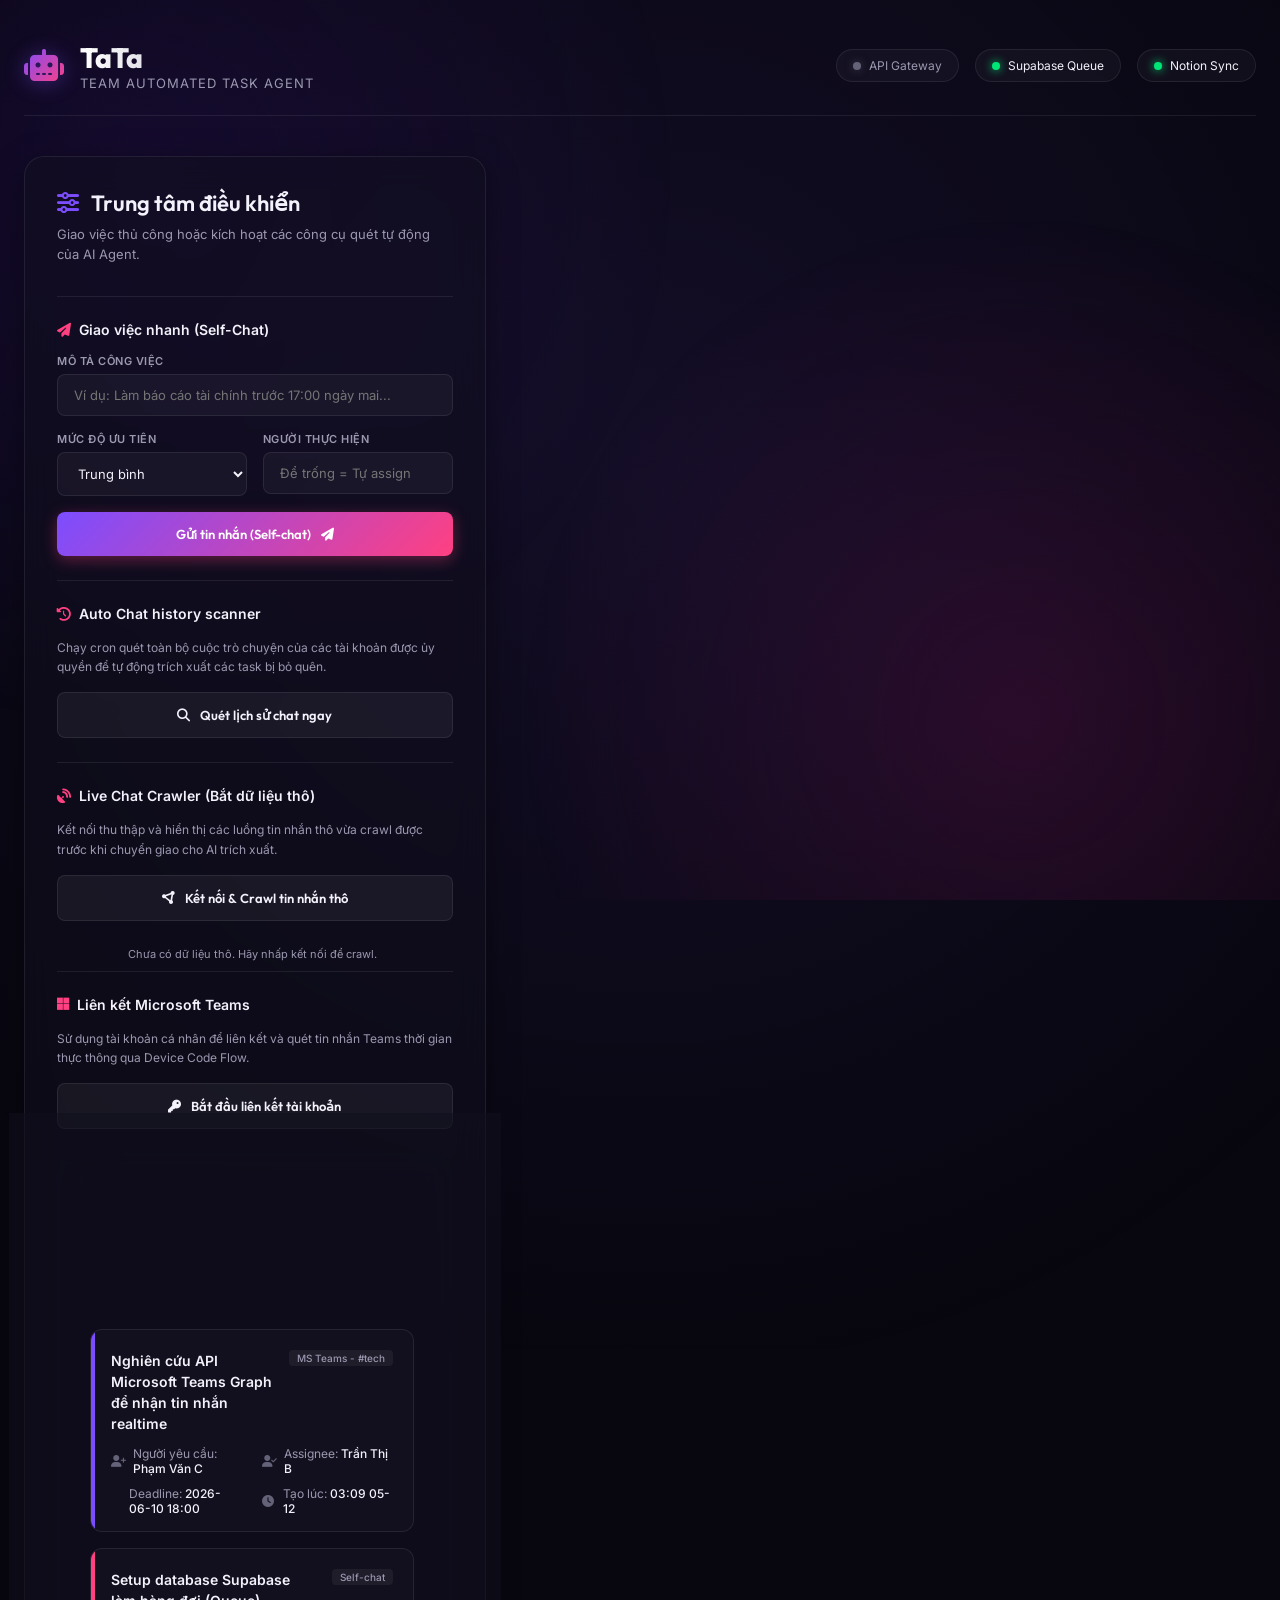
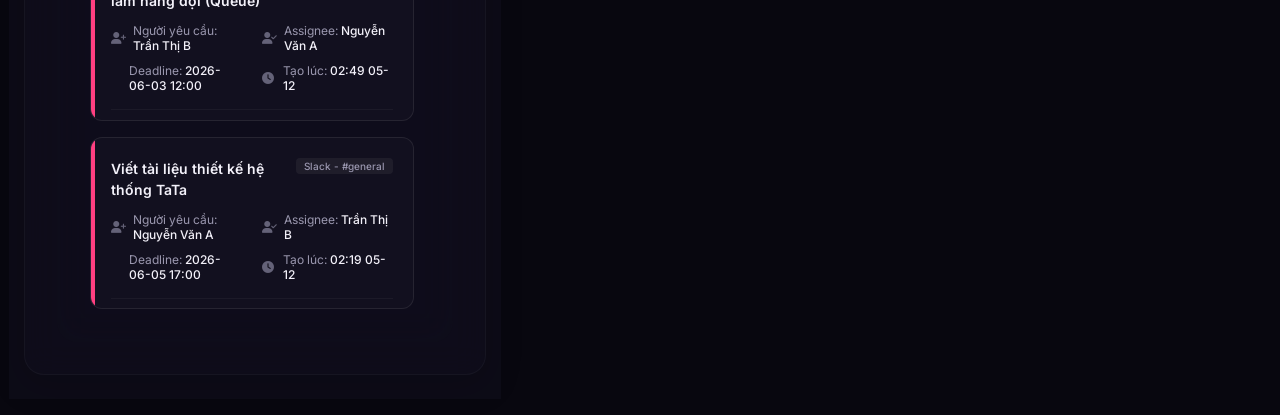
<file: llmwiki/html/index.html>
<!DOCTYPE html>
<html lang="vi">
<head>
    <meta charset="UTF-8">
    <meta name="viewport" content="width=device-width, initial-scale=1.0">
    <title>TaTa - Team Automated Task Agent Dashboard</title>
    <!-- Google Fonts -->
    <link rel="preconnect" href="https://fonts.googleapis.com">
    <link rel="preconnect" href="https://fonts.gstatic.com" crossorigin>
    <link href="https://fonts.googleapis.com/css2?family=Outfit:wght@300;400;600;800&family=Inter:wght@300;400;500;600&display=swap" rel="stylesheet">
    <!-- FontAwesome Icons -->
    <link rel="stylesheet" href="https://cdnjs.cloudflare.com/ajax/libs/font-awesome/6.4.0/css/all.min.css">
    <link rel="stylesheet" href="style.css">
</head>
<body>
    <div class="glass-bg"></div>
    <div class="aurora-glow"></div>

    <div class="container">
        <!-- Header -->
        <header>
            <div class="logo-area">
                <div class="logo-icon"><i class="fa-solid fa-robot"></i></div>
                <div>
                    <h1>TaTa</h1>
                    <p class="subtitle">Team Automated Task Agent</p>
                </div>
            </div>
            
            <div class="status-panel">
                <div class="status-indicator active" id="api-status">
                    <span class="dot"></span> API Gateway
                </div>
                <div class="status-indicator active" id="db-status">
                    <span class="dot"></span> Supabase Queue
                </div>
                <div class="status-indicator active" id="notion-status">
                    <span class="dot"></span> Notion Sync
                </div>
            </div>
        </header>

        <!-- Main Dashboard Grid -->
        <div class="dashboard-grid">
            <!-- Sidebar Panel: Control & Actions -->
            <div class="control-panel glass-card">
                <h2><i class="fa-solid fa-sliders"></i> Trung tâm điều khiển</h2>
                <p class="section-desc">Giao việc thủ công hoặc kích hoạt các công cụ quét tự động của AI Agent.</p>
                
                <!-- Quick Self Chat input -->
                <div class="control-section">
                    <h3><i class="fa-solid fa-paper-plane"></i> Giao việc nhanh (Self-Chat)</h3>
                    <form id="task-form">
                        <div class="input-group">
                            <label for="task-title">Mô tả công việc</label>
                            <input type="text" id="task-title" placeholder="Ví dụ: Làm báo cáo tài chính trước 17:00 ngày mai..." required>
                        </div>
                        
                        <div class="form-row">
                            <div class="input-group half">
                                <label for="task-priority">Mức độ ưu tiên</label>
                                <select id="task-priority">
                                    <option value="Low">Thấp</option>
                                    <option value="Medium" selected>Trung bình</option>
                                    <option value="High">Cao</option>
                                </select>
                            </div>
                            <div class="input-group half">
                                <label for="task-assignee">Người thực hiện</label>
                                <input type="text" id="task-assignee" placeholder="Để trống = Tự assign">
                            </div>
                        </div>

                        <button type="submit" class="btn btn-primary">
                            <span>Gửi tin nhắn (Self-chat)</span> <i class="fa-solid fa-paper-plane"></i>
                        </button>
                    </form>
                </div>

                <!-- Cron Scan trigger -->
                <div class="control-section">
                    <h3><i class="fa-solid fa-clock-rotate-left"></i> Auto Chat history scanner</h3>
                    <p class="info-text">Chạy cron quét toàn bộ cuộc trò chuyện của các tài khoản được ủy quyền để tự động trích xuất các task bị bỏ quên.</p>
                    <button id="btn-cron-scan" class="btn btn-secondary">
                        <i class="fa-solid fa-magnifying-glass"></i> <span>Quét lịch sử chat ngay</span>
                    </button>
                    <div id="scan-feedback" class="feedback-msg"></div>
                </div>

                <!-- Live Chat Crawler / Claim Panel -->
                <div class="control-section">
                    <h3><i class="fa-solid fa-satellite-dish"></i> Live Chat Crawler (Bắt dữ liệu thô)</h3>
                    <p class="info-text">Kết nối thu thập và hiển thị các luồng tin nhắn thô vừa crawl được trước khi chuyển giao cho AI trích xuất.</p>
                    <button id="btn-claim-raw" class="btn btn-secondary" style="margin-bottom: 16px;">
                        <i class="fa-solid fa-circle-nodes"></i> <span>Kết nối & Crawl tin nhắn thô</span>
                    </button>
                    
                    <div id="raw-message-list" class="raw-message-list" style="display: flex; flex-direction: column; gap: 8px; max-height: 250px; overflow-y: auto; padding-right: 4px;">
                        <div style="font-size: 11px; color: var(--text-secondary); text-align: center; padding: 10px;">Chưa có dữ liệu thô. Hãy nhấp kết nối để crawl.</div>
                    </div>
                <!-- MS Teams Interactive Auth Panel -->
                <div class="control-section">
                    <h3><i class="fa-brands fa-microsoft"></i> Liên kết Microsoft Teams</h3>
                    <p class="info-text">Sử dụng tài khoản cá nhân để liên kết và quét tin nhắn Teams thời gian thực thông qua Device Code Flow.</p>
                    <button id="btn-teams-auth" class="btn btn-secondary">
                        <i class="fa-solid fa-key"></i> <span>Bắt đầu liên kết tài khoản</span>
                    </button>
                    
                    <div id="teams-auth-card" class="glass-card" style="display: none; margin-top: 12px; padding: 16px; border: 1px dashed rgba(124, 77, 255, 0.4); background: rgba(124, 77, 255, 0.03);">
                        <p style="font-size: 11px; margin-bottom: 8px; color: var(--text-secondary);">1. Truy cập liên kết đăng nhập:</p>
                        <a id="teams-auth-link" href="#" target="_blank" class="badge" style="display: block; text-align: center; text-transform: none; margin-bottom: 12px; font-size: 12px; padding: 8px;">Đang lấy link...</a>
                        <p style="font-size: 11px; margin-bottom: 8px; color: var(--text-secondary);">2. Nhập mã thiết bị dưới đây:</p>
                        <div id="teams-auth-code" style="font-size: 20px; font-weight: 800; text-align: center; letter-spacing: 2px; color: var(--accent-cyan); background: rgba(0, 229, 255, 0.05); padding: 8px; border-radius: 6px; margin-bottom: 12px; font-family: monospace;">---</div>
                        <div id="teams-auth-status" style="font-size: 11px; text-align: center; color: var(--text-secondary);"><i class="fa-solid fa-spinner fa-spin"></i> Đang chờ xác thực...</div>
                    </div>
                </div>
            </div>

            <!-- Main Panel: Supabase Queue List -->
            <div class="queue-panel glass-card">
                <div class="panel-header">
                    <h2><i class="fa-solid fa-list-check"></i> Hàng đợi Supabase (Middle DB)</h2>
                    <span class="badge" id="task-count">3 tasks</span>
                </div>
                <p class="section-desc">Toàn bộ task trích xuất bởi AI được lưu trữ tại đây làm buffer trước khi đồng bộ lên Notion.</p>

                <div class="task-list" id="task-list-container">
                    <!-- Dynamic tasks will be inserted here -->
                    <div class="loading-state">
                        <i class="fa-solid fa-circle-notch fa-spin"></i> Đang tải danh sách hàng đợi...
                    </div>
                </div>
            </div>
        </div>
    </div>

    <!-- Notification system -->
    <div id="toast-container"></div>

    <script src="app.js"></script>
</body>
</html>
</file>
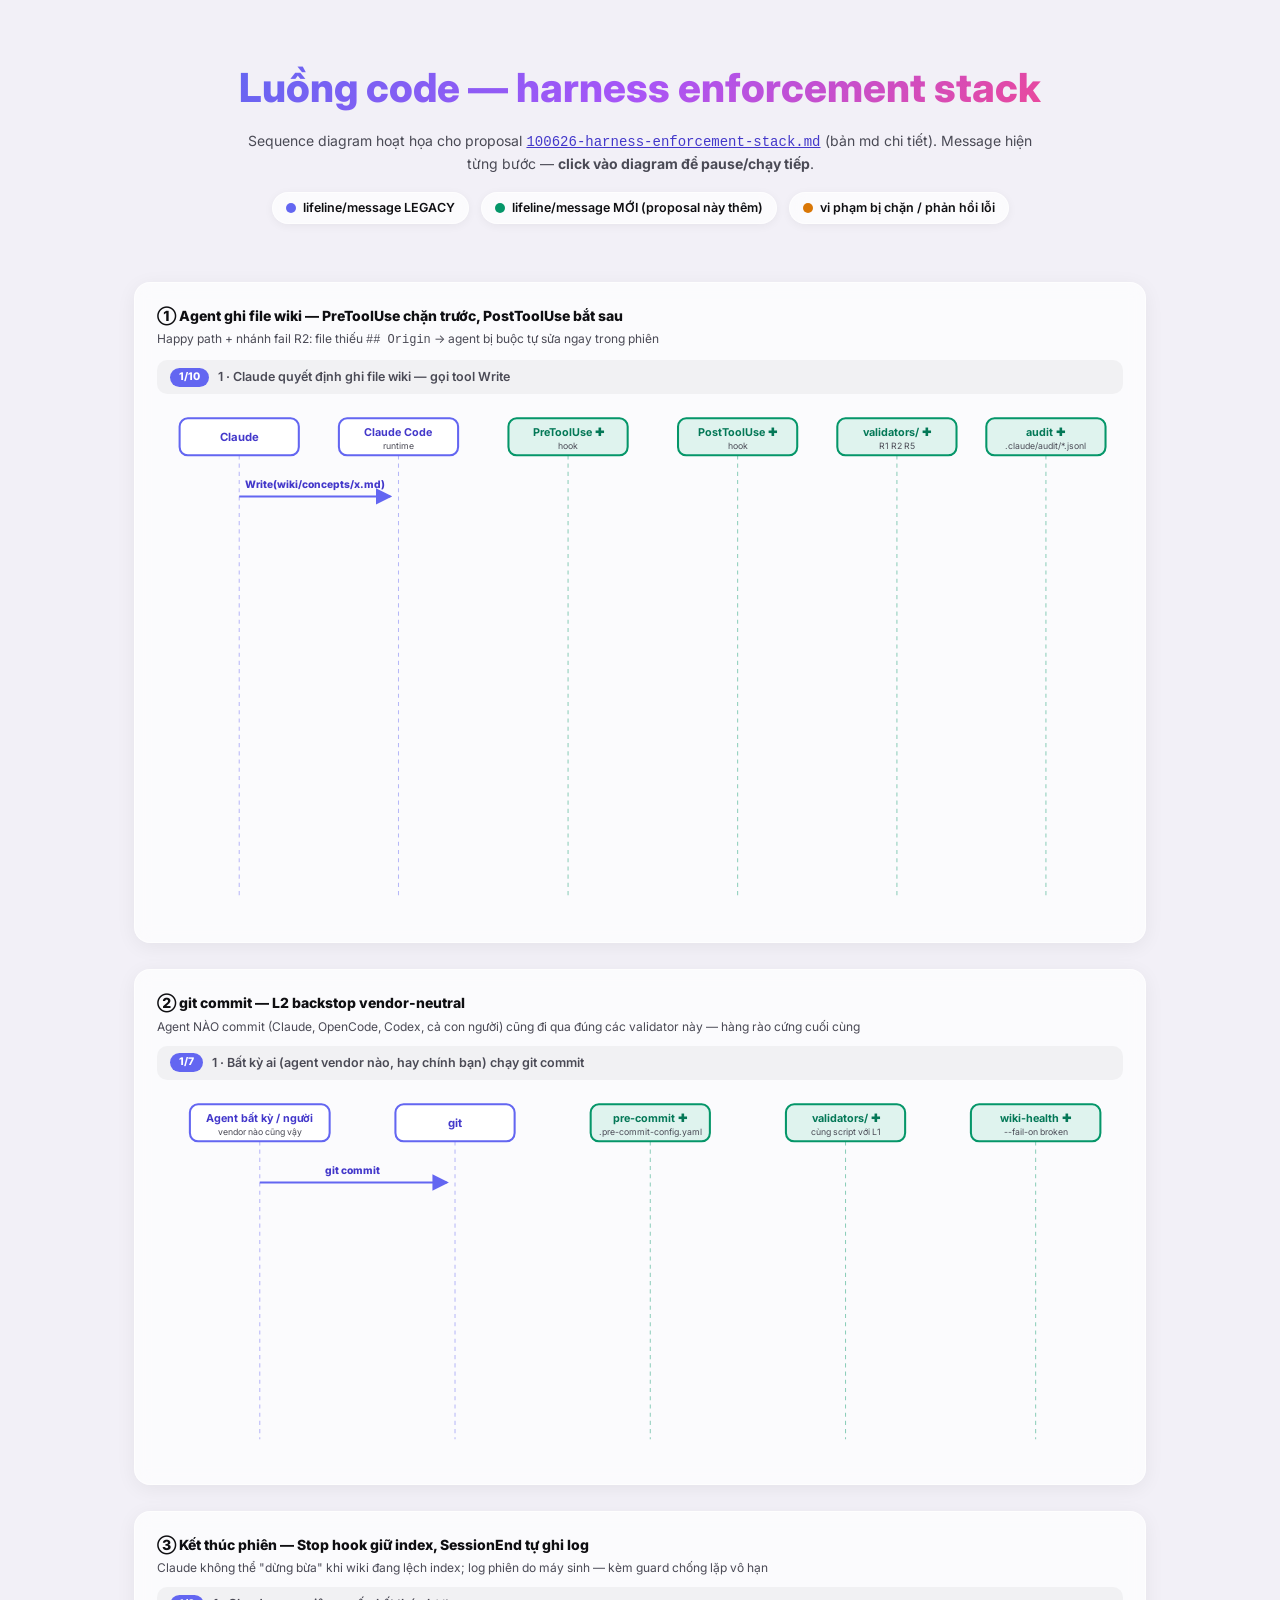
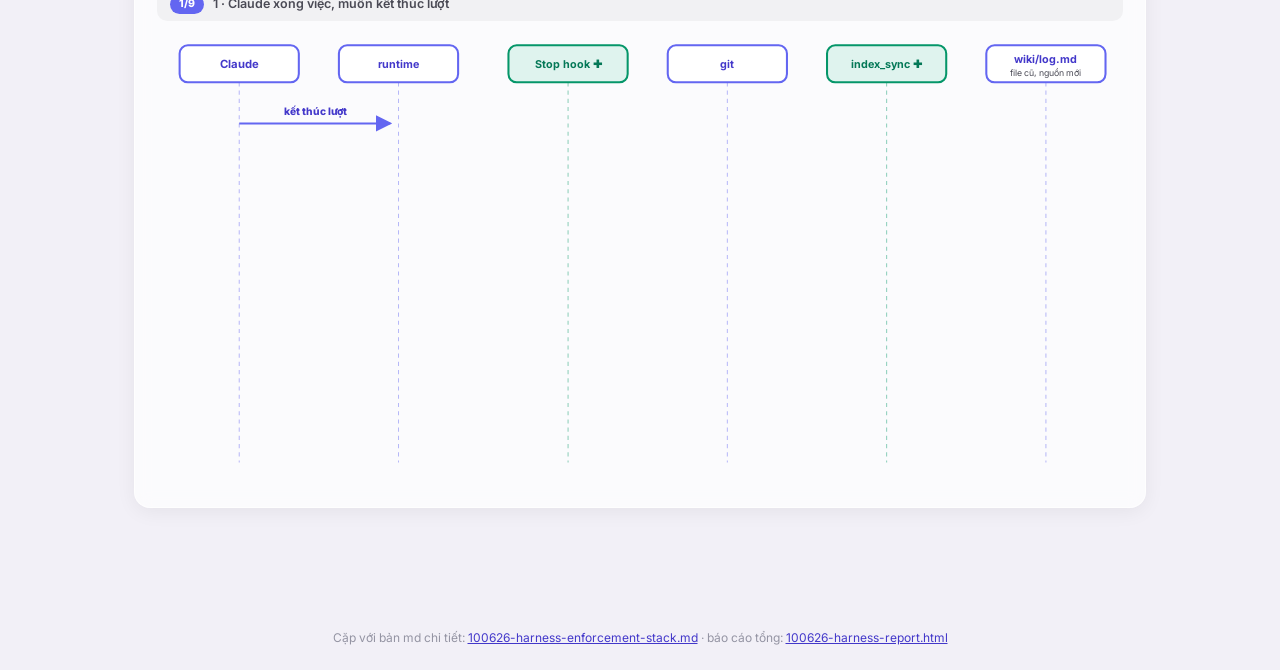
<file: llmwiki/html/100626-harness-enforcement-stack-seq.html>
<!DOCTYPE html>
<html lang="vi">
<head>
<meta charset="UTF-8">
<meta name="viewport" content="width=device-width, initial-scale=1.0">
<title>Sequence — harness-enforcement-stack (propose 100626)</title>
<link rel="preconnect" href="https://fonts.googleapis.com">
<link href="https://fonts.googleapis.com/css2?family=Inter:wght@400;500;600;700;800&display=swap" rel="stylesheet">
<style>
:root{--bg:#f2f0f7;--text-1:#0f0f12;--text-2:#4a4a55;
  --legacy:#6366f1;--legacy-dark:#4338ca;--new:#059669;--new-dark:#047857;--warn:#d97706}
*{margin:0;padding:0;box-sizing:border-box}
body{background:var(--bg);color:var(--text-1);font-family:'Inter',-apple-system,BlinkMacSystemFont,'SF Pro Text','Helvetica Neue',sans-serif;line-height:1.6}
.hero{padding:56px 24px 8px;text-align:center;max-width:860px;margin:0 auto}
.hero h1{font-size:clamp(26px,4vw,40px);font-weight:800;
  background:linear-gradient(135deg,#6366f1,#a855f7,#ec4899);-webkit-background-clip:text;background-clip:text;color:transparent}
.hero p{margin-top:10px;font-size:14px;color:var(--text-2)}
.hero a{color:var(--legacy-dark)}
.legend{display:flex;gap:12px;justify-content:center;margin-top:16px;flex-wrap:wrap}
.legend span{display:inline-flex;align-items:center;gap:7px;font-size:12.5px;font-weight:600;
  background:rgba(255,255,255,.7);backdrop-filter:blur(8px);border:1px solid rgba(255,255,255,.6);
  border-radius:20px;padding:5px 13px;box-shadow:0 2px 10px rgba(0,0,0,.05)}
.dot{width:10px;height:10px;border-radius:50%;display:inline-block}
.dot.l{background:var(--legacy)}.dot.n{background:var(--new)}.dot.w{background:var(--warn)}
main{max-width:1060px;margin:0 auto;padding:24px 24px 70px}
.diagram-box{background:rgba(255,255,255,.7);backdrop-filter:blur(8px);
  border:1px solid rgba(255,255,255,.6);border-radius:16px;box-shadow:0 4px 20px rgba(0,0,0,.06);
  padding:22px;margin:26px 0;cursor:pointer;transition:box-shadow .2s}
.diagram-box:hover{box-shadow:0 6px 28px rgba(0,0,0,.1)}
.diagram-title{font-size:14px;font-weight:800;margin-bottom:2px}
.diagram-sub{font-size:12px;color:var(--text-2);margin-bottom:10px}
.caption{min-height:34px;display:flex;align-items:center;gap:9px;font-size:12.5px;font-weight:600;
  background:rgba(0,0,0,.04);border-radius:10px;padding:6px 13px;margin-bottom:12px;color:var(--text-2)}
.caption .stepno{flex-shrink:0;font-size:10.5px;font-weight:800;background:var(--legacy);color:#fff;border-radius:14px;padding:1px 9px}
.caption.paused .stepno{background:#9494a3}
svg{width:100%;height:auto;display:block;user-select:none}
.msg{opacity:0;transition:opacity .35s ease}
.msg.on{opacity:1}
.msg.cur text.lbl{font-weight:800}
footer{text-align:center;font-size:12px;color:#9494a3;padding:24px}
footer a{color:var(--legacy-dark)}
</style>
</head>
<body>

<div class="hero">
  <h1>Luồng code — harness enforcement stack</h1>
  <p>Sequence diagram hoạt họa cho proposal <a href="../wiki/sources/100626-harness-enforcement-stack.md"><code>100626-harness-enforcement-stack.md</code></a> (bản md chi tiết). Message hiện từng bước — <b>click vào diagram để pause/chạy tiếp</b>.</p>
  <div class="legend">
    <span><i class="dot l"></i> lifeline/message LEGACY</span>
    <span><i class="dot n"></i> lifeline/message MỚI (proposal này thêm)</span>
    <span><i class="dot w"></i> vi phạm bị chặn / phản hồi lỗi</span>
  </div>
</div>

<main>

<!-- ============ SEQ A ============ -->
<div class="diagram-box">
  <div class="diagram-title">① Agent ghi file wiki — PreToolUse chặn trước, PostToolUse bắt sau</div>
  <div class="diagram-sub">Happy path + nhánh fail R2: file thiếu <code>## Origin</code> → agent bị buộc tự sửa ngay trong phiên</div>
  <div class="caption"><span class="stepno">▶</span><span class="captext">Bấm vào diagram để pause · tự chạy lặp</span></div>
  <svg viewBox="0 0 940 500" xmlns="http://www.w3.org/2000/svg">
    <defs>
      <marker id="mA-l" markerWidth="8" markerHeight="8" refX="7" refY="4" orient="auto"><path d="M0,0 L8,4 L0,8 z" fill="#6366f1"/></marker>
      <marker id="mA-n" markerWidth="8" markerHeight="8" refX="7" refY="4" orient="auto"><path d="M0,0 L8,4 L0,8 z" fill="#059669"/></marker>
      <marker id="mA-w" markerWidth="8" markerHeight="8" refX="7" refY="4" orient="auto"><path d="M0,0 L8,4 L0,8 z" fill="#d97706"/></marker>
    </defs>
    <!-- lifeline headers -->
    <g><rect x="22" y="12" width="116" height="36" rx="8" fill="rgba(255,255,255,.85)" stroke="#6366f1" stroke-width="2"/><text x="80" y="34" text-anchor="middle" font-size="11" font-weight="700" fill="#4338ca">Claude</text><line x1="80" y1="48" x2="80" y2="478" stroke="#6366f1" stroke-width="1" stroke-dasharray="4 4" opacity=".45"/></g>
    <g><rect x="177" y="12" width="116" height="36" rx="8" fill="rgba(255,255,255,.85)" stroke="#6366f1" stroke-width="2"/><text x="235" y="29" text-anchor="middle" font-size="10.5" font-weight="700" fill="#4338ca">Claude Code</text><text x="235" y="42" text-anchor="middle" font-size="8.5" fill="#4a4a55">runtime</text><line x1="235" y1="48" x2="235" y2="478" stroke="#6366f1" stroke-width="1" stroke-dasharray="4 4" opacity=".45"/></g>
    <g><rect x="342" y="12" width="116" height="36" rx="8" fill="rgba(16,185,129,.12)" stroke="#059669" stroke-width="2"/><text x="400" y="29" text-anchor="middle" font-size="10.5" font-weight="700" fill="#047857">PreToolUse ✚</text><text x="400" y="42" text-anchor="middle" font-size="8.5" fill="#4a4a55">hook</text><line x1="400" y1="48" x2="400" y2="478" stroke="#059669" stroke-width="1" stroke-dasharray="4 4" opacity=".45"/></g>
    <g><rect x="507" y="12" width="116" height="36" rx="8" fill="rgba(16,185,129,.12)" stroke="#059669" stroke-width="2"/><text x="565" y="29" text-anchor="middle" font-size="10.5" font-weight="700" fill="#047857">PostToolUse ✚</text><text x="565" y="42" text-anchor="middle" font-size="8.5" fill="#4a4a55">hook</text><line x1="565" y1="48" x2="565" y2="478" stroke="#059669" stroke-width="1" stroke-dasharray="4 4" opacity=".45"/></g>
    <g><rect x="662" y="12" width="116" height="36" rx="8" fill="rgba(16,185,129,.12)" stroke="#059669" stroke-width="2"/><text x="720" y="29" text-anchor="middle" font-size="10.5" font-weight="700" fill="#047857">validators/ ✚</text><text x="720" y="42" text-anchor="middle" font-size="8.5" fill="#4a4a55">R1 R2 R5</text><line x1="720" y1="48" x2="720" y2="478" stroke="#059669" stroke-width="1" stroke-dasharray="4 4" opacity=".45"/></g>
    <g><rect x="807" y="12" width="116" height="36" rx="8" fill="rgba(16,185,129,.12)" stroke="#059669" stroke-width="2"/><text x="865" y="29" text-anchor="middle" font-size="10.5" font-weight="700" fill="#047857">audit ✚</text><text x="865" y="42" text-anchor="middle" font-size="8.5" fill="#4a4a55">.claude/audit/*.jsonl</text><line x1="865" y1="48" x2="865" y2="478" stroke="#059669" stroke-width="1" stroke-dasharray="4 4" opacity=".45"/></g>
    <!-- messages -->
    <g class="msg" data-cap="1 · Claude quyết định ghi file wiki — gọi tool Write"><line x1="80" y1="88" x2="227" y2="88" stroke="#6366f1" stroke-width="2" marker-end="url(#mA-l)"/><text class="lbl" x="154" y="80" text-anchor="middle" font-size="10" font-weight="600" fill="#4338ca">Write(wiki/concepts/x.md)</text></g>
    <g class="msg" data-cap="2 · Runtime đẩy payload JSON vào PreToolUse hook qua stdin — TRƯỚC khi tool chạy"><line x1="235" y1="126" x2="392" y2="126" stroke="#059669" stroke-width="2" marker-end="url(#mA-n)"/><text class="lbl" x="316" y="118" text-anchor="middle" font-size="10" font-weight="600" fill="#047857">payload JSON (stdin)</text></g>
    <g class="msg" data-cap="3 · Hook normalize payload → gọi validator R1 (no-write-raw) + R5 (folder-structure) qua subprocess"><line x1="400" y1="164" x2="712" y2="164" stroke="#059669" stroke-width="2" marker-end="url(#mA-n)"/><text class="lbl" x="556" y="156" text-anchor="middle" font-size="10" font-weight="600" fill="#047857">R1 + R5 (event JSON chuẩn hóa)</text></g>
    <g class="msg" data-cap="4 · Validators trả exit 0 = pass. (Nếu vi phạm: exit 2 → tool bị DENY, stderr quay về Claude)"><line x1="720" y1="202" x2="408" y2="202" stroke="#059669" stroke-width="2" stroke-dasharray="5 4" marker-end="url(#mA-n)"/><text class="lbl" x="560" y="194" text-anchor="middle" font-size="10" font-weight="600" fill="#047857">exit 0 — pass (vi phạm thì exit 2 = DENY)</text></g>
    <g class="msg" data-cap="5 · Hook cho qua → runtime thực thi Write, file nằm trên disk"><line x1="400" y1="240" x2="243" y2="240" stroke="#059669" stroke-width="2" stroke-dasharray="5 4" marker-end="url(#mA-n)"/><text class="lbl" x="318" y="232" text-anchor="middle" font-size="10" font-weight="600" fill="#047857">allow → tool chạy, ghi disk</text></g>
    <g class="msg" data-cap="6 · Sau khi tool chạy xong, runtime gọi PostToolUse hook với cùng payload"><line x1="235" y1="278" x2="557" y2="278" stroke="#059669" stroke-width="2" marker-end="url(#mA-n)"/><text class="lbl" x="396" y="270" text-anchor="middle" font-size="10" font-weight="600" fill="#047857">PostToolUse: payload</text></g>
    <g class="msg" data-cap="7 · Hook gọi R2 origin_required — validator ĐỌC FILE TRÊN DISK (trạng thái cuối, không tin content trong payload)"><line x1="565" y1="316" x2="712" y2="316" stroke="#059669" stroke-width="2" marker-end="url(#mA-n)"/><text class="lbl" x="639" y="308" text-anchor="middle" font-size="10" font-weight="600" fill="#047857">R2 origin (đọc disk)</text></g>
    <g class="msg" data-cap="8 · File thiếu '## Origin' → exit 2, lý do ghi trên stderr"><line x1="720" y1="354" x2="573" y2="354" stroke="#d97706" stroke-width="2" stroke-dasharray="5 4" marker-end="url(#mA-w)"/><text class="lbl" x="647" y="346" text-anchor="middle" font-size="10" font-weight="600" fill="#b45309">exit 2 — thiếu ## Origin</text></g>
    <g class="msg" data-cap="9 · stderr được đưa lại cho Claude → Claude buộc phải sửa file ngay trong phiên, không thể lờ đi"><line x1="565" y1="392" x2="88" y2="392" stroke="#d97706" stroke-width="2" stroke-dasharray="5 4" marker-end="url(#mA-w)"/><text class="lbl" x="326" y="384" text-anchor="middle" font-size="10" font-weight="600" fill="#b45309">stderr: "thêm ## Origin" → Claude tự sửa</text></g>
    <g class="msg" data-cap="10 · Song song, hook append bản ghi vào audit JSONL — máy ghi log, model không thể quên"><line x1="565" y1="430" x2="857" y2="430" stroke="#059669" stroke-width="2" marker-end="url(#mA-n)"/><text class="lbl" x="711" y="422" text-anchor="middle" font-size="10" font-weight="600" fill="#047857">append JSONL (R4 tự động)</text></g>
  </svg>
</div>

<!-- ============ SEQ B ============ -->
<div class="diagram-box">
  <div class="diagram-title">② git commit — L2 backstop vendor-neutral</div>
  <div class="diagram-sub">Agent NÀO commit (Claude, OpenCode, Codex, cả con người) cũng đi qua đúng các validator này — hàng rào cứng cuối cùng</div>
  <div class="caption"><span class="stepno">▶</span><span class="captext">Bấm vào diagram để pause · tự chạy lặp</span></div>
  <svg viewBox="0 0 940 360" xmlns="http://www.w3.org/2000/svg">
    <defs>
      <marker id="mB-l" markerWidth="8" markerHeight="8" refX="7" refY="4" orient="auto"><path d="M0,0 L8,4 L0,8 z" fill="#6366f1"/></marker>
      <marker id="mB-n" markerWidth="8" markerHeight="8" refX="7" refY="4" orient="auto"><path d="M0,0 L8,4 L0,8 z" fill="#059669"/></marker>
      <marker id="mB-w" markerWidth="8" markerHeight="8" refX="7" refY="4" orient="auto"><path d="M0,0 L8,4 L0,8 z" fill="#d97706"/></marker>
    </defs>
    <g><rect x="32" y="12" width="136" height="36" rx="8" fill="rgba(255,255,255,.85)" stroke="#6366f1" stroke-width="2"/><text x="100" y="29" text-anchor="middle" font-size="10.5" font-weight="700" fill="#4338ca">Agent bất kỳ / người</text><text x="100" y="42" text-anchor="middle" font-size="8.5" fill="#4a4a55">vendor nào cũng vậy</text><line x1="100" y1="48" x2="100" y2="338" stroke="#6366f1" stroke-width="1" stroke-dasharray="4 4" opacity=".45"/></g>
    <g><rect x="232" y="12" width="116" height="36" rx="8" fill="rgba(255,255,255,.85)" stroke="#6366f1" stroke-width="2"/><text x="290" y="34" text-anchor="middle" font-size="11" font-weight="700" fill="#4338ca">git</text><line x1="290" y1="48" x2="290" y2="338" stroke="#6366f1" stroke-width="1" stroke-dasharray="4 4" opacity=".45"/></g>
    <g><rect x="422" y="12" width="116" height="36" rx="8" fill="rgba(16,185,129,.12)" stroke="#059669" stroke-width="2"/><text x="480" y="29" text-anchor="middle" font-size="10.5" font-weight="700" fill="#047857">pre-commit ✚</text><text x="480" y="42" text-anchor="middle" font-size="8.5" fill="#4a4a55">.pre-commit-config.yaml</text><line x1="480" y1="48" x2="480" y2="338" stroke="#059669" stroke-width="1" stroke-dasharray="4 4" opacity=".45"/></g>
    <g><rect x="612" y="12" width="116" height="36" rx="8" fill="rgba(16,185,129,.12)" stroke="#059669" stroke-width="2"/><text x="670" y="29" text-anchor="middle" font-size="10.5" font-weight="700" fill="#047857">validators/ ✚</text><text x="670" y="42" text-anchor="middle" font-size="8.5" fill="#4a4a55">cùng script với L1</text><line x1="670" y1="48" x2="670" y2="338" stroke="#059669" stroke-width="1" stroke-dasharray="4 4" opacity=".45"/></g>
    <g><rect x="792" y="12" width="126" height="36" rx="8" fill="rgba(16,185,129,.12)" stroke="#059669" stroke-width="2"/><text x="855" y="29" text-anchor="middle" font-size="10.5" font-weight="700" fill="#047857">wiki-health ✚</text><text x="855" y="42" text-anchor="middle" font-size="8.5" fill="#4a4a55">--fail-on broken</text><line x1="855" y1="48" x2="855" y2="338" stroke="#059669" stroke-width="1" stroke-dasharray="4 4" opacity=".45"/></g>
    <g class="msg" data-cap="1 · Bất kỳ ai (agent vendor nào, hay chính bạn) chạy git commit"><line x1="100" y1="88" x2="282" y2="88" stroke="#6366f1" stroke-width="2" marker-end="url(#mB-l)"/><text class="lbl" x="190" y="80" text-anchor="middle" font-size="10" font-weight="600" fill="#4338ca">git commit</text></g>
    <g class="msg" data-cap="2 · git kích hoạt pre-commit framework với danh sách file đang staged"><line x1="290" y1="126" x2="472" y2="126" stroke="#059669" stroke-width="2" marker-end="url(#mB-n)"/><text class="lbl" x="380" y="118" text-anchor="middle" font-size="10" font-weight="600" fill="#047857">hook chạy, staged files</text></g>
    <g class="msg" data-cap="3 · R2 origin + R5 folder chạy ở chế độ argv — nhận thẳng danh sách file, không cần JSON"><line x1="480" y1="164" x2="662" y2="164" stroke="#059669" stroke-width="2" marker-end="url(#mB-n)"/><text class="lbl" x="570" y="156" text-anchor="middle" font-size="10" font-weight="600" fill="#047857">R2 + R5 (argv: file list)</text></g>
    <g class="msg" data-cap="4 · R3 index_sync so toàn bộ tập file wiki với index.md (always_run)"><line x1="480" y1="202" x2="662" y2="202" stroke="#059669" stroke-width="2" marker-end="url(#mB-n)"/><text class="lbl" x="570" y="194" text-anchor="middle" font-size="10" font-weight="600" fill="#047857">R3 index_sync --wiki-dir</text></g>
    <g class="msg" data-cap="5 · wiki-health quét broken wikilink — có là fail commit"><line x1="480" y1="240" x2="847" y2="240" stroke="#059669" stroke-width="2" marker-end="url(#mB-n)"/><text class="lbl" x="663" y="232" text-anchor="middle" font-size="10" font-weight="600" fill="#047857">wiki-health --fail-on broken</text></g>
    <g class="msg" data-cap="6 · Bất kỳ validator nào exit 2 → pre-commit fail, in danh sách vi phạm"><line x1="670" y1="278" x2="488" y2="278" stroke="#d97706" stroke-width="2" stroke-dasharray="5 4" marker-end="url(#mB-w)"/><text class="lbl" x="578" y="270" text-anchor="middle" font-size="10" font-weight="600" fill="#b45309">exit 2 + danh sách vi phạm</text></g>
    <g class="msg" data-cap="7 · Commit bị HỦY — sửa xong mới commit được. Pass hết thì commit tạo bình thường"><line x1="480" y1="316" x2="298" y2="316" stroke="#d97706" stroke-width="2" stroke-dasharray="5 4" marker-end="url(#mB-w)"/><text class="lbl" x="388" y="308" text-anchor="middle" font-size="10" font-weight="600" fill="#b45309">FAIL → abort commit</text></g>
  </svg>
</div>

<!-- ============ SEQ C ============ -->
<div class="diagram-box">
  <div class="diagram-title">③ Kết thúc phiên — Stop hook giữ index, SessionEnd tự ghi log</div>
  <div class="diagram-sub">Claude không thể "dừng bừa" khi wiki đang lệch index; log phiên do máy sinh — kèm guard chống lặp vô hạn</div>
  <div class="caption"><span class="stepno">▶</span><span class="captext">Bấm vào diagram để pause · tự chạy lặp</span></div>
  <svg viewBox="0 0 940 440" xmlns="http://www.w3.org/2000/svg">
    <defs>
      <marker id="mC-l" markerWidth="8" markerHeight="8" refX="7" refY="4" orient="auto"><path d="M0,0 L8,4 L0,8 z" fill="#6366f1"/></marker>
      <marker id="mC-n" markerWidth="8" markerHeight="8" refX="7" refY="4" orient="auto"><path d="M0,0 L8,4 L0,8 z" fill="#059669"/></marker>
      <marker id="mC-w" markerWidth="8" markerHeight="8" refX="7" refY="4" orient="auto"><path d="M0,0 L8,4 L0,8 z" fill="#d97706"/></marker>
    </defs>
    <g><rect x="22" y="12" width="116" height="36" rx="8" fill="rgba(255,255,255,.85)" stroke="#6366f1" stroke-width="2"/><text x="80" y="34" text-anchor="middle" font-size="11" font-weight="700" fill="#4338ca">Claude</text><line x1="80" y1="48" x2="80" y2="418" stroke="#6366f1" stroke-width="1" stroke-dasharray="4 4" opacity=".45"/></g>
    <g><rect x="177" y="12" width="116" height="36" rx="8" fill="rgba(255,255,255,.85)" stroke="#6366f1" stroke-width="2"/><text x="235" y="34" text-anchor="middle" font-size="10.5" font-weight="700" fill="#4338ca">runtime</text><line x1="235" y1="48" x2="235" y2="418" stroke="#6366f1" stroke-width="1" stroke-dasharray="4 4" opacity=".45"/></g>
    <g><rect x="342" y="12" width="116" height="36" rx="8" fill="rgba(16,185,129,.12)" stroke="#059669" stroke-width="2"/><text x="400" y="34" text-anchor="middle" font-size="10.5" font-weight="700" fill="#047857">Stop hook ✚</text><line x1="400" y1="48" x2="400" y2="418" stroke="#059669" stroke-width="1" stroke-dasharray="4 4" opacity=".45"/></g>
    <g><rect x="497" y="12" width="116" height="36" rx="8" fill="rgba(255,255,255,.85)" stroke="#6366f1" stroke-width="2"/><text x="555" y="34" text-anchor="middle" font-size="10.5" font-weight="700" fill="#4338ca">git</text><line x1="555" y1="48" x2="555" y2="418" stroke="#6366f1" stroke-width="1" stroke-dasharray="4 4" opacity=".45"/></g>
    <g><rect x="652" y="12" width="116" height="36" rx="8" fill="rgba(16,185,129,.12)" stroke="#059669" stroke-width="2"/><text x="710" y="34" text-anchor="middle" font-size="10.5" font-weight="700" fill="#047857">index_sync ✚</text><line x1="710" y1="48" x2="710" y2="418" stroke="#059669" stroke-width="1" stroke-dasharray="4 4" opacity=".45"/></g>
    <g><rect x="807" y="12" width="116" height="36" rx="8" fill="rgba(255,255,255,.85)" stroke="#6366f1" stroke-width="2"/><text x="865" y="29" text-anchor="middle" font-size="10.5" font-weight="700" fill="#4338ca">wiki/log.md</text><text x="865" y="42" text-anchor="middle" font-size="8.5" fill="#4a4a55">file cũ, nguồn mới</text><line x1="865" y1="48" x2="865" y2="418" stroke="#6366f1" stroke-width="1" stroke-dasharray="4 4" opacity=".45"/></g>
    <g class="msg" data-cap="1 · Claude xong việc, muốn kết thúc lượt"><line x1="80" y1="88" x2="227" y2="88" stroke="#6366f1" stroke-width="2" marker-end="url(#mC-l)"/><text class="lbl" x="154" y="80" text-anchor="middle" font-size="10" font-weight="600" fill="#4338ca">kết thúc lượt</text></g>
    <g class="msg" data-cap="2 · Runtime gọi Stop hook trước khi cho dừng"><line x1="235" y1="126" x2="392" y2="126" stroke="#059669" stroke-width="2" marker-end="url(#mC-n)"/><text class="lbl" x="316" y="118" text-anchor="middle" font-size="10" font-weight="600" fill="#047857">Stop hook (payload)</text></g>
    <g class="msg" data-cap="3 · Hook hỏi git: phiên này có đụng wiki/ không? Không đụng → cho dừng luôn, không can thiệp"><line x1="400" y1="164" x2="547" y2="164" stroke="#059669" stroke-width="2" marker-end="url(#mC-n)"/><text class="lbl" x="474" y="156" text-anchor="middle" font-size="10" font-weight="600" fill="#047857">git status --porcelain</text></g>
    <g class="msg" data-cap="4 · Có file wiki/ thay đổi → cần kiểm index"><line x1="555" y1="202" x2="408" y2="202" stroke="#6366f1" stroke-width="2" stroke-dasharray="5 4" marker-end="url(#mC-l)"/><text class="lbl" x="482" y="194" text-anchor="middle" font-size="10" font-weight="600" fill="#4338ca">wiki/ có thay đổi</text></g>
    <g class="msg" data-cap="5 · Gọi R3 index_sync với wiki_dir"><line x1="400" y1="240" x2="702" y2="240" stroke="#059669" stroke-width="2" marker-end="url(#mC-n)"/><text class="lbl" x="551" y="232" text-anchor="middle" font-size="10" font-weight="600" fill="#047857">index_sync(wiki_dir)</text></g>
    <g class="msg" data-cap="6 · index.md lệch với tập file thực tế → exit 2, liệt kê thiếu/thừa"><line x1="710" y1="278" x2="408" y2="278" stroke="#d97706" stroke-width="2" stroke-dasharray="5 4" marker-end="url(#mC-w)"/><text class="lbl" x="559" y="270" text-anchor="middle" font-size="10" font-weight="600" fill="#b45309">exit 2 — index lệch (thiếu/thừa)</text></g>
    <g class="msg" data-cap="7 · BLOCK: Claude không được dừng — phải cập nhật index.md trước"><line x1="400" y1="316" x2="88" y2="316" stroke="#d97706" stroke-width="2" stroke-dasharray="5 4" marker-end="url(#mC-w)"/><text class="lbl" x="244" y="308" text-anchor="middle" font-size="10" font-weight="600" fill="#b45309">BLOCK: "cập nhật index.md rồi mới dừng"</text></g>
    <g class="msg" data-cap="8 · Claude sửa index → dừng lần 2. Payload có stop_hook_active=true → guard cho qua, không lặp vô hạn"><line x1="80" y1="354" x2="227" y2="354" stroke="#6366f1" stroke-width="2" marker-end="url(#mC-l)"/><text class="lbl" x="154" y="346" text-anchor="middle" font-size="10" font-weight="600" fill="#4338ca">sửa index → dừng lần 2 (guard OK)</text></g>
    <g class="msg" data-cap="9 · SessionEnd: máy đọc audit JSONL, append dòng tổng kết phiên vào log.md — R4 hoàn thành tự động"><line x1="235" y1="392" x2="857" y2="392" stroke="#059669" stroke-width="2" marker-end="url(#mC-n)"/><text class="lbl" x="546" y="384" text-anchor="middle" font-size="10" font-weight="600" fill="#047857">SessionEnd → append tổng kết phiên</text></g>
  </svg>
</div>

</main>
<footer>Cặp với bản md chi tiết: <a href="../wiki/sources/100626-harness-enforcement-stack.md">100626-harness-enforcement-stack.md</a> · báo cáo tổng: <a href="100626-harness-report.html">100626-harness-report.html</a></footer>

<script>
document.querySelectorAll('.diagram-box').forEach(box=>{
  const svg=box.querySelector('svg');if(!svg)return;
  const msgs=[...svg.querySelectorAll('g.msg')];
  const captext=box.querySelector('.captext');
  const stepno=box.querySelector('.stepno');
  const capbar=box.querySelector('.caption');
  let i=0,paused=false,timer=null;
  const STEP=1500,HOLD=3200;
  function tick(){
    if(paused)return;
    if(i<msgs.length){
      msgs.forEach(m=>m.classList.remove('cur'));
      msgs[i].classList.add('on','cur');
      captext.textContent=msgs[i].dataset.cap;
      stepno.textContent=(i+1)+'/'+msgs.length;
      i++;
      timer=setTimeout(tick,STEP);
    }else{
      timer=setTimeout(()=>{if(paused)return;
        msgs.forEach(m=>m.classList.remove('on','cur'));i=0;tick();},HOLD);
    }
  }
  box.addEventListener('click',()=>{
    paused=!paused;capbar.classList.toggle('paused',paused);
    if(paused){clearTimeout(timer);stepno.textContent='⏸ '+stepno.textContent.replace(/^⏸ /,'')}
    else{stepno.textContent=stepno.textContent.replace(/^⏸ /,'');tick()}
  });
  setTimeout(tick,400+Math.floor(Math.random()*1)*0);
});
</script>
</body>
</html>
</file>
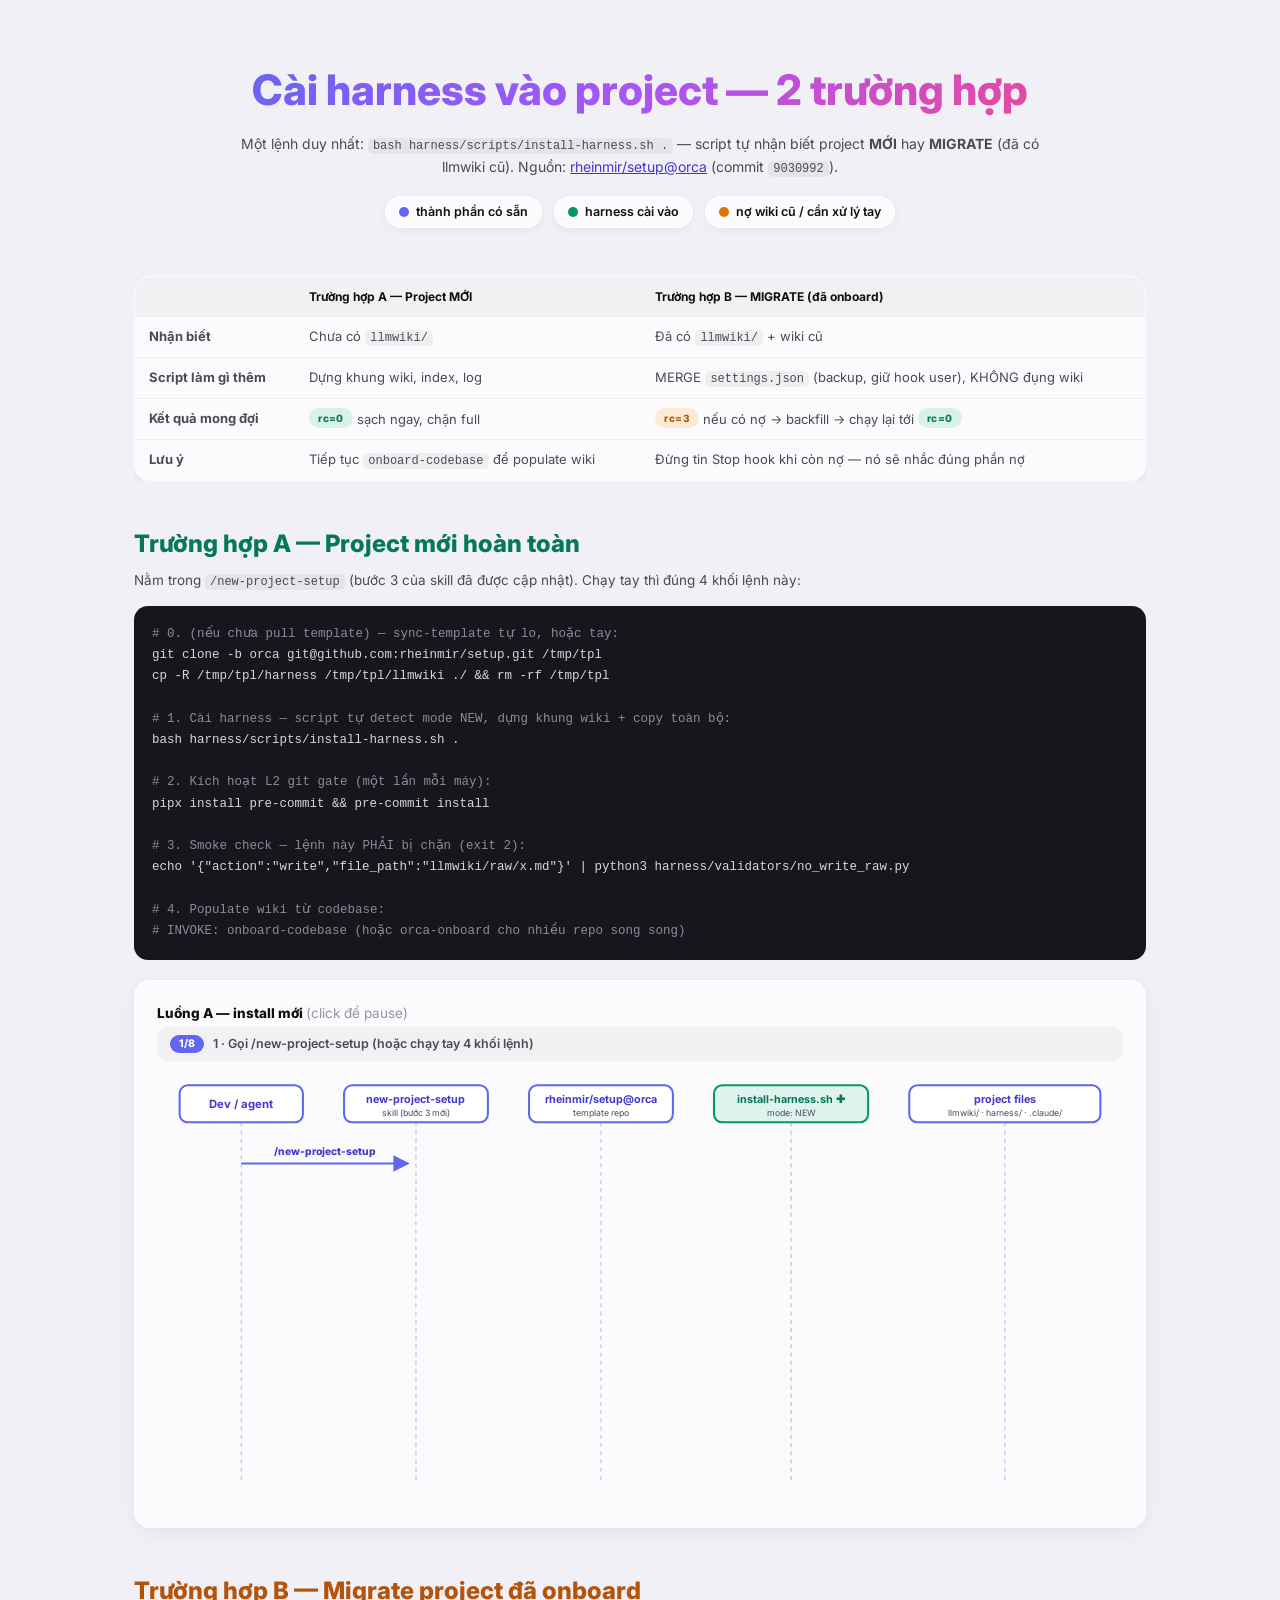
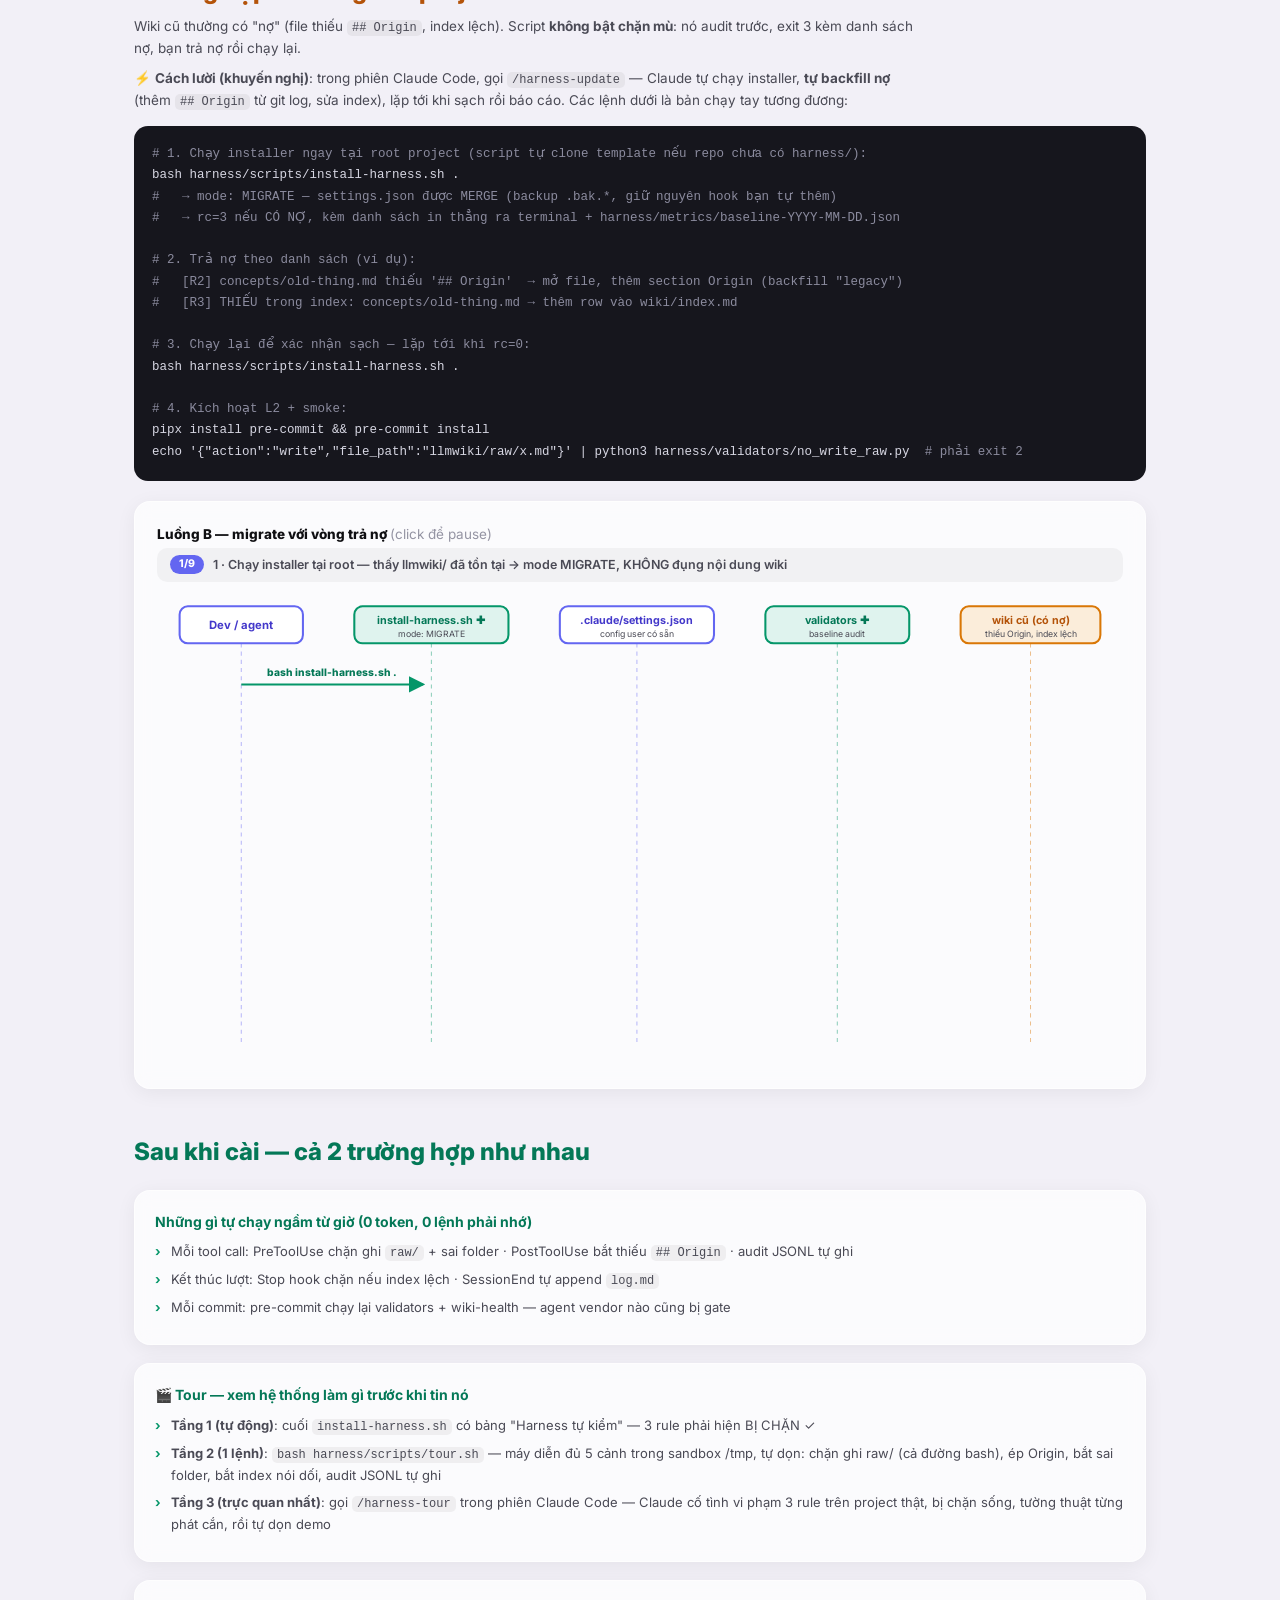
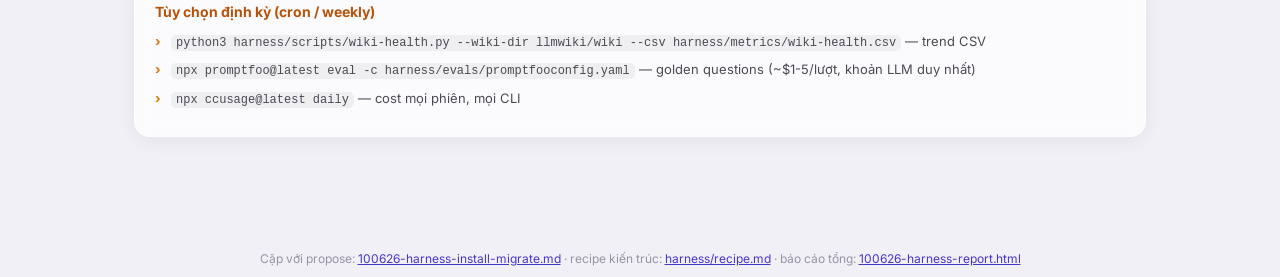
<file: llmwiki/html/100626-harness-install-guide.html>
<!DOCTYPE html>
<html lang="vi">
<head>
<meta charset="UTF-8">
<meta name="viewport" content="width=device-width, initial-scale=1.0">
<title>Cài harness — project mới & migrate (10/06/2026)</title>
<link rel="preconnect" href="https://fonts.googleapis.com">
<link href="https://fonts.googleapis.com/css2?family=Inter:wght@400;500;600;700;800&display=swap" rel="stylesheet">
<style>
:root{--bg:#f2f0f7;--text-1:#0f0f12;--text-2:#4a4a55;
  --legacy:#6366f1;--legacy-dark:#4338ca;--new:#059669;--new-dark:#047857;--warn:#d97706}
*{margin:0;padding:0;box-sizing:border-box}
body{background:var(--bg);color:var(--text-1);font-family:'Inter',-apple-system,BlinkMacSystemFont,'SF Pro Text','Helvetica Neue',sans-serif;line-height:1.6}
.hero{padding:56px 24px 10px;text-align:center;max-width:880px;margin:0 auto}
.hero h1{font-size:clamp(26px,4vw,42px);font-weight:800;
  background:linear-gradient(135deg,#6366f1,#a855f7,#ec4899);-webkit-background-clip:text;background-clip:text;color:transparent}
.hero p{margin-top:10px;font-size:14px;color:var(--text-2)}
.hero a{color:var(--legacy-dark)}
.legend{display:flex;gap:12px;justify-content:center;margin-top:16px;flex-wrap:wrap}
.legend span{display:inline-flex;align-items:center;gap:7px;font-size:12.5px;font-weight:600;
  background:rgba(255,255,255,.7);backdrop-filter:blur(8px);border:1px solid rgba(255,255,255,.6);
  border-radius:20px;padding:5px 13px;box-shadow:0 2px 10px rgba(0,0,0,.05)}
.dot{width:10px;height:10px;border-radius:50%;display:inline-block}
.dot.l{background:var(--legacy)}.dot.n{background:var(--new)}.dot.w{background:var(--warn)}
main{max-width:1060px;margin:0 auto;padding:20px 24px 70px}
h2{font-size:24px;font-weight:800;margin:44px 0 6px}
h2.cn{color:var(--new-dark)} h2.cw{color:#b45309}
.sub{font-size:13.5px;color:var(--text-2);max-width:780px}
.card{background:rgba(255,255,255,.7);backdrop-filter:blur(8px);border:1px solid rgba(255,255,255,.6);
  border-radius:16px;box-shadow:0 4px 20px rgba(0,0,0,.06);padding:20px;margin:18px 0}
.card h4{font-size:14px;font-weight:700;margin-bottom:8px;color:var(--new-dark)}
.card.w h4{color:#b45309}
.card ul{list-style:none}
.card li{font-size:13px;color:var(--text-2);padding-left:16px;position:relative;margin-bottom:6px}
.card li::before{content:'›';position:absolute;left:0;font-weight:700;color:var(--new)}
.card.w li::before{color:var(--warn)}
code{font-size:12px;background:rgba(0,0,0,.05);border-radius:5px;padding:1px 5px}
.table-wrap{overflow-x:auto;margin:18px 0}
table{width:100%;border-collapse:collapse;background:rgba(255,255,255,.7);backdrop-filter:blur(8px);
  border:1px solid rgba(255,255,255,.6);border-radius:16px;overflow:hidden;box-shadow:0 4px 20px rgba(0,0,0,.06);font-size:13px}
th{background:rgba(0,0,0,.04);text-align:left;padding:10px 14px;font-size:12px}
td{padding:9px 14px;border-top:1px solid rgba(0,0,0,.05);color:var(--text-2);vertical-align:top}
pre.code-block{background:#16161d;color:#d6d6e2;font-size:12.5px;line-height:1.7;border-radius:14px;
  padding:18px;overflow-x:auto;margin:14px 0;font-family:'SF Mono',Menlo,Consolas,monospace}
pre.code-block .c{color:#8b8b9e}
.code-wrap{position:relative}
.code-copy{position:absolute;top:8px;right:8px;z-index:2;font-size:11px;font-family:inherit;font-weight:500;
  background:rgba(255,255,255,.1);color:#cbd5e1;border:1px solid rgba(255,255,255,.15);
  border-radius:6px;padding:3px 10px;cursor:pointer;opacity:0;transition:opacity .15s,background .15s,color .15s}
.code-wrap:hover .code-copy{opacity:1}
.code-copy:hover{background:rgba(255,255,255,.2);color:#fff}
.code-copy.copied{background:rgba(16,185,129,.25);color:#6ee7b7;border-color:rgba(16,185,129,.45);opacity:1}
.diagram-box{background:rgba(255,255,255,.7);backdrop-filter:blur(8px);
  border:1px solid rgba(255,255,255,.6);border-radius:16px;box-shadow:0 4px 20px rgba(0,0,0,.06);
  padding:22px;margin:20px 0;cursor:pointer;transition:box-shadow .2s}
.diagram-box:hover{box-shadow:0 6px 28px rgba(0,0,0,.1)}
.diagram-title{font-size:13.5px;font-weight:800;margin-bottom:2px}
.diagram-sub{font-size:12px;color:var(--text-2);margin-bottom:10px}
.caption{min-height:34px;display:flex;align-items:center;gap:9px;font-size:12.5px;font-weight:600;
  background:rgba(0,0,0,.04);border-radius:10px;padding:6px 13px;margin-bottom:12px;color:var(--text-2)}
.caption .stepno{flex-shrink:0;font-size:10.5px;font-weight:800;background:var(--legacy);color:#fff;border-radius:14px;padding:1px 9px}
.caption.paused .stepno{background:#9494a3}
svg{width:100%;height:auto;display:block;user-select:none}
.msg{opacity:0;transition:opacity .35s ease}
.msg.on{opacity:1}
.msg.cur text.lbl{font-weight:800}
footer{text-align:center;font-size:12px;color:#9494a3;padding:24px}
footer a{color:var(--legacy-dark)}
.flag{display:inline-block;font-size:10px;font-weight:800;letter-spacing:.4px;border-radius:14px;padding:2px 9px;vertical-align:2px}
.flag.ok{background:rgba(16,185,129,.14);color:#047857}.flag.dbt{background:rgba(245,158,11,.16);color:#b45309}
</style>
</head>
<body>

<div class="hero">
  <h1>Cài harness vào project — 2 trường hợp</h1>
  <p>Một lệnh duy nhất: <code>bash harness/scripts/install-harness.sh .</code> — script tự nhận biết project <b>MỚI</b> hay <b>MIGRATE</b> (đã có llmwiki cũ). Nguồn: <a href="https://github.com/rheinmir/setup/tree/orca">rheinmir/setup@orca</a> (commit <code>9030992</code>).</p>
  <div class="legend">
    <span><i class="dot l"></i> thành phần có sẵn</span>
    <span><i class="dot n"></i> harness cài vào</span>
    <span><i class="dot w"></i> nợ wiki cũ / cần xử lý tay</span>
  </div>
</div>

<main>

<div class="table-wrap">
  <table>
    <tr><th></th><th>Trường hợp A — Project MỚI</th><th>Trường hợp B — MIGRATE (đã onboard)</th></tr>
    <tr><td><b>Nhận biết</b></td><td>Chưa có <code>llmwiki/</code></td><td>Đã có <code>llmwiki/</code> + wiki cũ</td></tr>
    <tr><td><b>Script làm gì thêm</b></td><td>Dựng khung wiki, index, log</td><td>MERGE <code>settings.json</code> (backup, giữ hook user), KHÔNG đụng wiki</td></tr>
    <tr><td><b>Kết quả mong đợi</b></td><td><span class="flag ok">rc=0</span> sạch ngay, chặn full</td><td><span class="flag dbt">rc=3</span> nếu có nợ → backfill → chạy lại tới <span class="flag ok">rc=0</span></td></tr>
    <tr><td><b>Lưu ý</b></td><td>Tiếp tục <code>onboard-codebase</code> để populate wiki</td><td>Đừng tin Stop hook khi còn nợ — nó sẽ nhắc đúng phần nợ</td></tr>
  </table>
</div>

<!-- ============ CASE A ============ -->
<h2 class="cn">Trường hợp A — Project mới hoàn toàn</h2>
<p class="sub">Nằm trong <code>/new-project-setup</code> (bước 3 của skill đã được cập nhật). Chạy tay thì đúng 4 khối lệnh này:</p>

<pre class="code-block"><span class="c"># 0. (nếu chưa pull template) — sync-template tự lo, hoặc tay:</span>
git clone -b orca git@github.com:rheinmir/setup.git /tmp/tpl
cp -R /tmp/tpl/harness /tmp/tpl/llmwiki ./ && rm -rf /tmp/tpl

<span class="c"># 1. Cài harness — script tự detect mode NEW, dựng khung wiki + copy toàn bộ:</span>
bash harness/scripts/install-harness.sh .

<span class="c"># 2. Kích hoạt L2 git gate (một lần mỗi máy):</span>
pipx install pre-commit && pre-commit install

<span class="c"># 3. Smoke check — lệnh này PHẢI bị chặn (exit 2):</span>
echo '{"action":"write","file_path":"llmwiki/raw/x.md"}' | python3 harness/validators/no_write_raw.py

<span class="c"># 4. Populate wiki từ codebase:</span>
<span class="c"># INVOKE: onboard-codebase (hoặc orca-onboard cho nhiều repo song song)</span></pre>

<div class="diagram-box">
  <div class="diagram-title">Luồng A — install mới <span style="font-weight:400;color:#9494a3">(click để pause)</span></div>
  <div class="caption"><span class="stepno">▶</span><span class="captext">Tự chạy lặp…</span></div>
  <svg viewBox="0 0 940 420" xmlns="http://www.w3.org/2000/svg">
    <defs>
      <marker id="ga-l" markerWidth="8" markerHeight="8" refX="7" refY="4" orient="auto"><path d="M0,0 L8,4 L0,8 z" fill="#6366f1"/></marker>
      <marker id="ga-n" markerWidth="8" markerHeight="8" refX="7" refY="4" orient="auto"><path d="M0,0 L8,4 L0,8 z" fill="#059669"/></marker>
    </defs>
    <g><rect x="22" y="12" width="120" height="36" rx="8" fill="rgba(255,255,255,.85)" stroke="#6366f1" stroke-width="2"/><text x="82" y="34" text-anchor="middle" font-size="11" font-weight="700" fill="#4338ca">Dev / agent</text><line x1="82" y1="48" x2="82" y2="398" stroke="#6366f1" stroke-width="1" stroke-dasharray="4 4" opacity=".45"/></g>
    <g><rect x="182" y="12" width="140" height="36" rx="8" fill="rgba(255,255,255,.85)" stroke="#6366f1" stroke-width="2"/><text x="252" y="29" text-anchor="middle" font-size="10.5" font-weight="700" fill="#4338ca">new-project-setup</text><text x="252" y="42" text-anchor="middle" font-size="8.5" fill="#4a4a55">skill (bước 3 mới)</text><line x1="252" y1="48" x2="252" y2="398" stroke="#6366f1" stroke-width="1" stroke-dasharray="4 4" opacity=".45"/></g>
    <g><rect x="362" y="12" width="140" height="36" rx="8" fill="rgba(255,255,255,.85)" stroke="#6366f1" stroke-width="2"/><text x="432" y="29" text-anchor="middle" font-size="10.5" font-weight="700" fill="#4338ca">rheinmir/setup@orca</text><text x="432" y="42" text-anchor="middle" font-size="8.5" fill="#4a4a55">template repo</text><line x1="432" y1="48" x2="432" y2="398" stroke="#6366f1" stroke-width="1" stroke-dasharray="4 4" opacity=".45"/></g>
    <g><rect x="542" y="12" width="150" height="36" rx="8" fill="rgba(16,185,129,.12)" stroke="#059669" stroke-width="2"/><text x="617" y="29" text-anchor="middle" font-size="10.5" font-weight="700" fill="#047857">install-harness.sh ✚</text><text x="617" y="42" text-anchor="middle" font-size="8.5" fill="#4a4a55">mode: NEW</text><line x1="617" y1="48" x2="617" y2="398" stroke="#059669" stroke-width="1" stroke-dasharray="4 4" opacity=".45"/></g>
    <g><rect x="732" y="12" width="186" height="36" rx="8" fill="rgba(255,255,255,.85)" stroke="#6366f1" stroke-width="2"/><text x="825" y="29" text-anchor="middle" font-size="10.5" font-weight="700" fill="#4338ca">project files</text><text x="825" y="42" text-anchor="middle" font-size="8.5" fill="#4a4a55">llmwiki/ · harness/ · .claude/</text><line x1="825" y1="48" x2="825" y2="398" stroke="#6366f1" stroke-width="1" stroke-dasharray="4 4" opacity=".45"/></g>
    <g class="msg" data-cap="1 · Gọi /new-project-setup (hoặc chạy tay 4 khối lệnh)"><line x1="82" y1="88" x2="244" y2="88" stroke="#6366f1" stroke-width="2" marker-end="url(#ga-l)"/><text class="lbl" x="163" y="80" text-anchor="middle" font-size="10" font-weight="600" fill="#4338ca">/new-project-setup</text></g>
    <g class="msg" data-cap="2 · Skill pull template từ rheinmir/setup@orca (sync-template)"><line x1="252" y1="126" x2="424" y2="126" stroke="#6366f1" stroke-width="2" marker-end="url(#ga-l)"/><text class="lbl" x="338" y="118" text-anchor="middle" font-size="10" font-weight="600" fill="#4338ca">pull template</text></g>
    <g class="msg" data-cap="3 · harness/ + llmwiki/ (kèm .claude/hooks) về repo project"><line x1="432" y1="164" x2="817" y2="164" stroke="#6366f1" stroke-width="2" stroke-dasharray="5 4" marker-end="url(#ga-l)"/><text class="lbl" x="624" y="156" text-anchor="middle" font-size="10" font-weight="600" fill="#4338ca">harness/ + llmwiki/ + .claude/</text></g>
    <g class="msg" data-cap="4 · Chạy installer: bash harness/scripts/install-harness.sh ."><line x1="252" y1="202" x2="609" y2="202" stroke="#059669" stroke-width="2" marker-end="url(#ga-n)"/><text class="lbl" x="430" y="194" text-anchor="middle" font-size="10" font-weight="600" fill="#047857">bash install-harness.sh .</text></g>
    <g class="msg" data-cap="5 · Không thấy llmwiki/ → mode NEW: dựng khung wiki (index, log, concepts/entities/sources/draft, raw/)"><line x1="617" y1="240" x2="817" y2="240" stroke="#059669" stroke-width="2" marker-end="url(#ga-n)"/><text class="lbl" x="717" y="232" text-anchor="middle" font-size="10" font-weight="600" fill="#047857">dựng khung wiki (mode NEW)</text></g>
    <g class="msg" data-cap="6 · Copy validators (2 nơi: harness/ + .claude/hooks/validators/), hooks L1, settings.json, pre-commit config"><line x1="617" y1="278" x2="817" y2="278" stroke="#059669" stroke-width="2" marker-end="url(#ga-n)"/><text class="lbl" x="717" y="270" text-anchor="middle" font-size="10" font-weight="600" fill="#047857">validators + hooks + settings + L2</text></g>
    <g class="msg" data-cap="7 · Baseline audit chạy — wiki mới tinh nên sạch → rc=0 HOÀN TẤT"><line x1="617" y1="316" x2="90" y2="316" stroke="#059669" stroke-width="2" stroke-dasharray="5 4" marker-end="url(#ga-n)"/><text class="lbl" x="353" y="308" text-anchor="middle" font-size="10" font-weight="600" fill="#047857">rc=0 — enforcement bật đủ</text></g>
    <g class="msg" data-cap="8 · Dev kích hoạt L2 + smoke check, rồi onboard-codebase populate wiki"><line x1="82" y1="354" x2="244" y2="354" stroke="#6366f1" stroke-width="2" marker-end="url(#ga-l)"/><text class="lbl" x="163" y="346" text-anchor="middle" font-size="10" font-weight="600" fill="#4338ca">pre-commit install → onboard</text></g>
  </svg>
</div>

<!-- ============ CASE B ============ -->
<h2 class="cw">Trường hợp B — Migrate project đã onboard</h2>
<p class="sub">Wiki cũ thường có "nợ" (file thiếu <code>## Origin</code>, index lệch). Script <b>không bật chặn mù</b>: nó audit trước, exit 3 kèm danh sách nợ, bạn trả nợ rồi chạy lại.</p>
<p class="sub" style="margin-top:8px">⚡ <b>Cách lười (khuyến nghị)</b>: trong phiên Claude Code, gọi <code>/harness-update</code> — Claude tự chạy installer, <b>tự backfill nợ</b> (thêm <code>## Origin</code> từ git log, sửa index), lặp tới khi sạch rồi báo cáo. Các lệnh dưới là bản chạy tay tương đương:</p>

<pre class="code-block"><span class="c"># 1. Chạy installer ngay tại root project (script tự clone template nếu repo chưa có harness/):</span>
bash harness/scripts/install-harness.sh .
<span class="c">#   → mode: MIGRATE — settings.json được MERGE (backup .bak.*, giữ nguyên hook bạn tự thêm)</span>
<span class="c">#   → rc=3 nếu CÓ NỢ, kèm danh sách in thẳng ra terminal + harness/metrics/baseline-YYYY-MM-DD.json</span>

<span class="c"># 2. Trả nợ theo danh sách (ví dụ):</span>
<span class="c">#   [R2] concepts/old-thing.md thiếu '## Origin'  → mở file, thêm section Origin (backfill "legacy")</span>
<span class="c">#   [R3] THIẾU trong index: concepts/old-thing.md → thêm row vào wiki/index.md</span>

<span class="c"># 3. Chạy lại để xác nhận sạch — lặp tới khi rc=0:</span>
bash harness/scripts/install-harness.sh .

<span class="c"># 4. Kích hoạt L2 + smoke:</span>
pipx install pre-commit && pre-commit install
echo '{"action":"write","file_path":"llmwiki/raw/x.md"}' | python3 harness/validators/no_write_raw.py  <span class="c"># phải exit 2</span></pre>

<div class="diagram-box">
  <div class="diagram-title">Luồng B — migrate với vòng trả nợ <span style="font-weight:400;color:#9494a3">(click để pause)</span></div>
  <div class="caption"><span class="stepno">▶</span><span class="captext">Tự chạy lặp…</span></div>
  <svg viewBox="0 0 940 460" xmlns="http://www.w3.org/2000/svg">
    <defs>
      <marker id="gb-l" markerWidth="8" markerHeight="8" refX="7" refY="4" orient="auto"><path d="M0,0 L8,4 L0,8 z" fill="#6366f1"/></marker>
      <marker id="gb-n" markerWidth="8" markerHeight="8" refX="7" refY="4" orient="auto"><path d="M0,0 L8,4 L0,8 z" fill="#059669"/></marker>
      <marker id="gb-w" markerWidth="8" markerHeight="8" refX="7" refY="4" orient="auto"><path d="M0,0 L8,4 L0,8 z" fill="#d97706"/></marker>
    </defs>
    <g><rect x="22" y="12" width="120" height="36" rx="8" fill="rgba(255,255,255,.85)" stroke="#6366f1" stroke-width="2"/><text x="82" y="34" text-anchor="middle" font-size="11" font-weight="700" fill="#4338ca">Dev / agent</text><line x1="82" y1="48" x2="82" y2="438" stroke="#6366f1" stroke-width="1" stroke-dasharray="4 4" opacity=".45"/></g>
    <g><rect x="192" y="12" width="150" height="36" rx="8" fill="rgba(16,185,129,.12)" stroke="#059669" stroke-width="2"/><text x="267" y="29" text-anchor="middle" font-size="10.5" font-weight="700" fill="#047857">install-harness.sh ✚</text><text x="267" y="42" text-anchor="middle" font-size="8.5" fill="#4a4a55">mode: MIGRATE</text><line x1="267" y1="48" x2="267" y2="438" stroke="#059669" stroke-width="1" stroke-dasharray="4 4" opacity=".45"/></g>
    <g><rect x="392" y="12" width="150" height="36" rx="8" fill="rgba(255,255,255,.85)" stroke="#6366f1" stroke-width="2"/><text x="467" y="29" text-anchor="middle" font-size="10.5" font-weight="700" fill="#4338ca">.claude/settings.json</text><text x="467" y="42" text-anchor="middle" font-size="8.5" fill="#4a4a55">config user có sẵn</text><line x1="467" y1="48" x2="467" y2="438" stroke="#6366f1" stroke-width="1" stroke-dasharray="4 4" opacity=".45"/></g>
    <g><rect x="592" y="12" width="140" height="36" rx="8" fill="rgba(16,185,129,.12)" stroke="#059669" stroke-width="2"/><text x="662" y="29" text-anchor="middle" font-size="10.5" font-weight="700" fill="#047857">validators ✚</text><text x="662" y="42" text-anchor="middle" font-size="8.5" fill="#4a4a55">baseline audit</text><line x1="662" y1="48" x2="662" y2="438" stroke="#059669" stroke-width="1" stroke-dasharray="4 4" opacity=".45"/></g>
    <g><rect x="782" y="12" width="136" height="36" rx="8" fill="rgba(245,158,11,.14)" stroke="#d97706" stroke-width="2"/><text x="850" y="29" text-anchor="middle" font-size="10.5" font-weight="700" fill="#b45309">wiki cũ (có nợ)</text><text x="850" y="42" text-anchor="middle" font-size="8.5" fill="#4a4a55">thiếu Origin, index lệch</text><line x1="850" y1="48" x2="850" y2="438" stroke="#d97706" stroke-width="1" stroke-dasharray="4 4" opacity=".45"/></g>
    <g class="msg" data-cap="1 · Chạy installer tại root — thấy llmwiki/ đã tồn tại → mode MIGRATE, KHÔNG đụng nội dung wiki"><line x1="82" y1="88" x2="259" y2="88" stroke="#059669" stroke-width="2" marker-end="url(#gb-n)"/><text class="lbl" x="170" y="80" text-anchor="middle" font-size="10" font-weight="600" fill="#047857">bash install-harness.sh .</text></g>
    <g class="msg" data-cap="2 · MERGE settings.json: backup .bak.*, union deny rules, APPEND hook harness vào event đã có hook user — không ghi đè"><line x1="267" y1="126" x2="459" y2="126" stroke="#059669" stroke-width="2" marker-end="url(#gb-n)"/><text class="lbl" x="363" y="118" text-anchor="middle" font-size="10" font-weight="600" fill="#047857">merge (backup, giữ hook user)</text></g>
    <g class="msg" data-cap="3 · Copy validators + hooks + pre-commit config (file user có sẵn thì không đè, chỉ cảnh báo)"><line x1="267" y1="164" x2="654" y2="164" stroke="#059669" stroke-width="2" marker-end="url(#gb-n)"/><text class="lbl" x="460" y="156" text-anchor="middle" font-size="10" font-weight="600" fill="#047857">cài validators + hooks + L2</text></g>
    <g class="msg" data-cap="4 · Baseline audit: R2 origin (file-mode) + R3 index_sync + wiki-health quét toàn bộ wiki cũ"><line x1="662" y1="202" x2="842" y2="202" stroke="#059669" stroke-width="2" marker-end="url(#gb-n)"/><text class="lbl" x="752" y="194" text-anchor="middle" font-size="10" font-weight="600" fill="#047857">audit R2 + R3 + health</text></g>
    <g class="msg" data-cap="5 · Phát hiện nợ: file thiếu ## Origin, index lệch — liệt kê từng món"><line x1="850" y1="240" x2="275" y2="240" stroke="#d97706" stroke-width="2" stroke-dasharray="5 4" marker-end="url(#gb-w)"/><text class="lbl" x="562" y="232" text-anchor="middle" font-size="10" font-weight="600" fill="#b45309">NỢ: thiếu Origin · index lệch</text></g>
    <g class="msg" data-cap="6 · rc=3 + báo cáo harness/metrics/baseline-*.json — hooks ĐÃ cài nhưng đừng tin Stop hook khi còn nợ"><line x1="267" y1="278" x2="90" y2="278" stroke="#d97706" stroke-width="2" stroke-dasharray="5 4" marker-end="url(#gb-w)"/><text class="lbl" x="178" y="270" text-anchor="middle" font-size="10" font-weight="600" fill="#b45309">rc=3 + baseline report</text></g>
    <g class="msg" data-cap="7 · Dev/agent trả nợ: backfill '## Origin' (ghi 'legacy backfill'), thêm row index.md"><line x1="82" y1="316" x2="842" y2="316" stroke="#6366f1" stroke-width="2" marker-end="url(#gb-l)"/><text class="lbl" x="462" y="308" text-anchor="middle" font-size="10" font-weight="600" fill="#4338ca">backfill Origin + sửa index.md</text></g>
    <g class="msg" data-cap="8 · Chạy lại installer (idempotent) → audit sạch → rc=0"><line x1="82" y1="354" x2="259" y2="354" stroke="#059669" stroke-width="2" marker-end="url(#gb-n)"/><text class="lbl" x="170" y="346" text-anchor="middle" font-size="10" font-weight="600" fill="#047857">chạy lại → rc=0 sạch</text></g>
    <g class="msg" data-cap="9 · Append entry migrate vào wiki/log.md — từ giờ enforcement đầy đủ như project mới"><line x1="267" y1="392" x2="842" y2="392" stroke="#059669" stroke-width="2" marker-end="url(#gb-n)"/><text class="lbl" x="554" y="384" text-anchor="middle" font-size="10" font-weight="600" fill="#047857">log.md += migrate entry → DONE</text></g>
  </svg>
</div>

<!-- ============ SAU KHI CÀI ============ -->
<h2 class="cn">Sau khi cài — cả 2 trường hợp như nhau</h2>
<div class="card">
  <h4>Những gì tự chạy ngầm từ giờ (0 token, 0 lệnh phải nhớ)</h4>
  <ul>
    <li>Mỗi tool call: PreToolUse chặn ghi <code>raw/</code> + sai folder · PostToolUse bắt thiếu <code>## Origin</code> · audit JSONL tự ghi</li>
    <li>Kết thúc lượt: Stop hook chặn nếu index lệch · SessionEnd tự append <code>log.md</code></li>
    <li>Mỗi commit: pre-commit chạy lại validators + wiki-health — agent vendor nào cũng bị gate</li>
  </ul>
</div>
<div class="card">
  <h4>🎬 Tour — xem hệ thống làm gì trước khi tin nó</h4>
  <ul>
    <li><b>Tầng 1 (tự động)</b>: cuối <code>install-harness.sh</code> có bảng "Harness tự kiểm" — 3 rule phải hiện BỊ CHẶN ✓</li>
    <li><b>Tầng 2 (1 lệnh)</b>: <code>bash harness/scripts/tour.sh</code> — máy diễn đủ 5 cảnh trong sandbox /tmp, tự dọn: chặn ghi raw/ (cả đường bash), ép Origin, bắt sai folder, bắt index nói dối, audit JSONL tự ghi</li>
    <li><b>Tầng 3 (trực quan nhất)</b>: gọi <code>/harness-tour</code> trong phiên Claude Code — Claude cố tình vi phạm 3 rule trên project thật, bị chặn sống, tường thuật từng phát cắn, rồi tự dọn demo</li>
  </ul>
</div>
<div class="card w">
  <h4>Tùy chọn định kỳ (cron / weekly)</h4>
  <ul>
    <li><code>python3 harness/scripts/wiki-health.py --wiki-dir llmwiki/wiki --csv harness/metrics/wiki-health.csv</code> — trend CSV</li>
    <li><code>npx promptfoo@latest eval -c harness/evals/promptfooconfig.yaml</code> — golden questions (~$1-5/lượt, khoản LLM duy nhất)</li>
    <li><code>npx ccusage@latest daily</code> — cost mọi phiên, mọi CLI</li>
  </ul>
</div>

</main>
<footer>Cặp với propose: <a href="../wiki/sources/100626-harness-install-migrate.md">100626-harness-install-migrate.md</a> · recipe kiến trúc: <a href="../../harness/recipe.md">harness/recipe.md</a> · báo cáo tổng: <a href="100626-harness-report.html">100626-harness-report.html</a></footer>

<script>
document.querySelectorAll('.diagram-box').forEach(box=>{
  const svg=box.querySelector('svg');if(!svg)return;
  const msgs=[...svg.querySelectorAll('g.msg')];
  const captext=box.querySelector('.captext');
  const stepno=box.querySelector('.stepno');
  const capbar=box.querySelector('.caption');
  let i=0,paused=false,timer=null;
  const STEP=1600,HOLD=3400;
  function tick(){
    if(paused)return;
    if(i<msgs.length){
      msgs.forEach(m=>m.classList.remove('cur'));
      msgs[i].classList.add('on','cur');
      captext.textContent=msgs[i].dataset.cap;
      stepno.textContent=(i+1)+'/'+msgs.length;
      i++;timer=setTimeout(tick,STEP);
    }else{
      timer=setTimeout(()=>{if(paused)return;
        msgs.forEach(m=>m.classList.remove('on','cur'));i=0;tick();},HOLD);
    }
  }
  box.addEventListener('click',()=>{
    paused=!paused;capbar.classList.toggle('paused',paused);
    if(paused){clearTimeout(timer)}else{tick()}
  });
  setTimeout(tick,400);
});
document.querySelectorAll('pre.code-block').forEach(pre=>{
  if(pre.dataset.copy)return;pre.dataset.copy='1';
  const code=pre.textContent;
  const wrap=document.createElement('div');wrap.className='code-wrap';
  pre.parentNode.insertBefore(wrap,pre);wrap.appendChild(pre);
  const btn=document.createElement('button');btn.className='code-copy';btn.textContent='Copy';
  wrap.appendChild(btn);
  btn.addEventListener('click',async()=>{
    try{await navigator.clipboard.writeText(code)}
    catch{const ta=document.createElement('textarea');ta.value=code;
      document.body.appendChild(ta);ta.select();document.execCommand('copy');ta.remove()}
    btn.textContent='✓ Copied';btn.classList.add('copied');
    setTimeout(()=>{btn.textContent='Copy';btn.classList.remove('copied')},1500)});
});
</script>
</body>
</html>
</file>
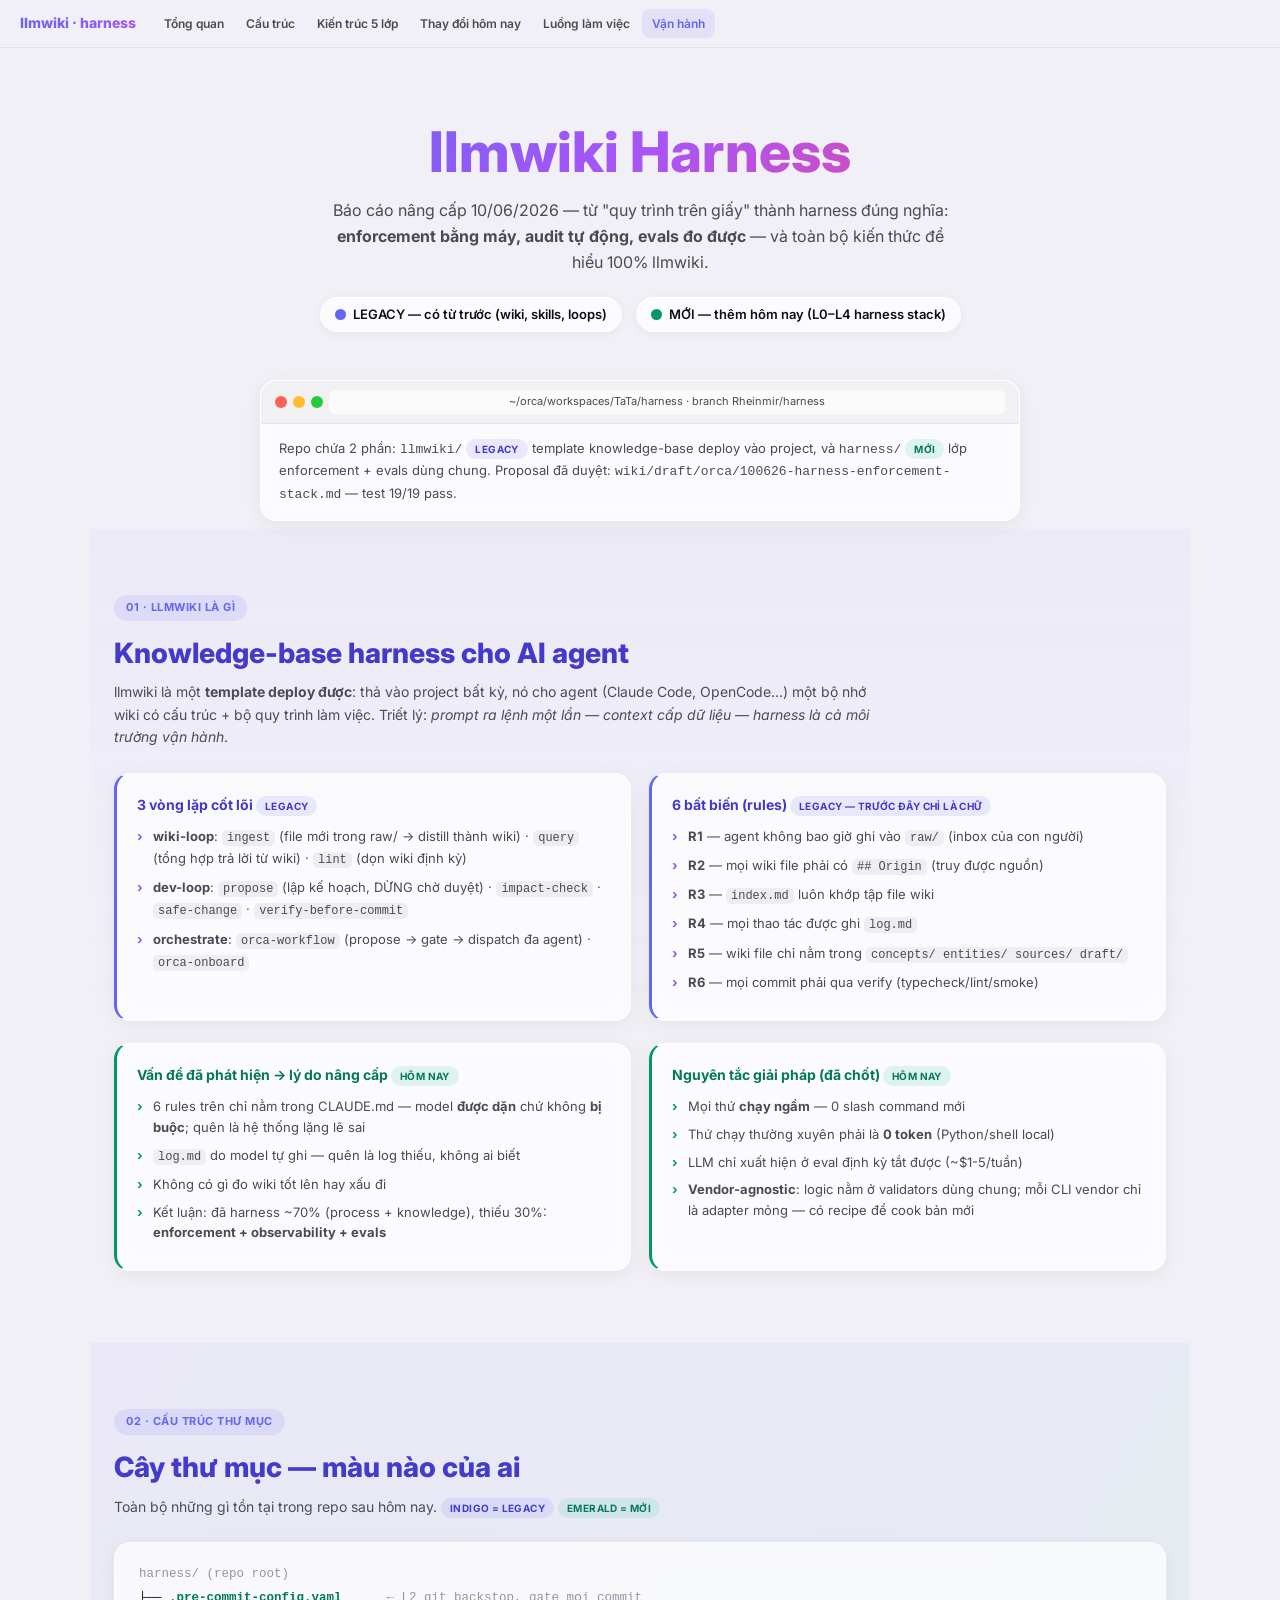
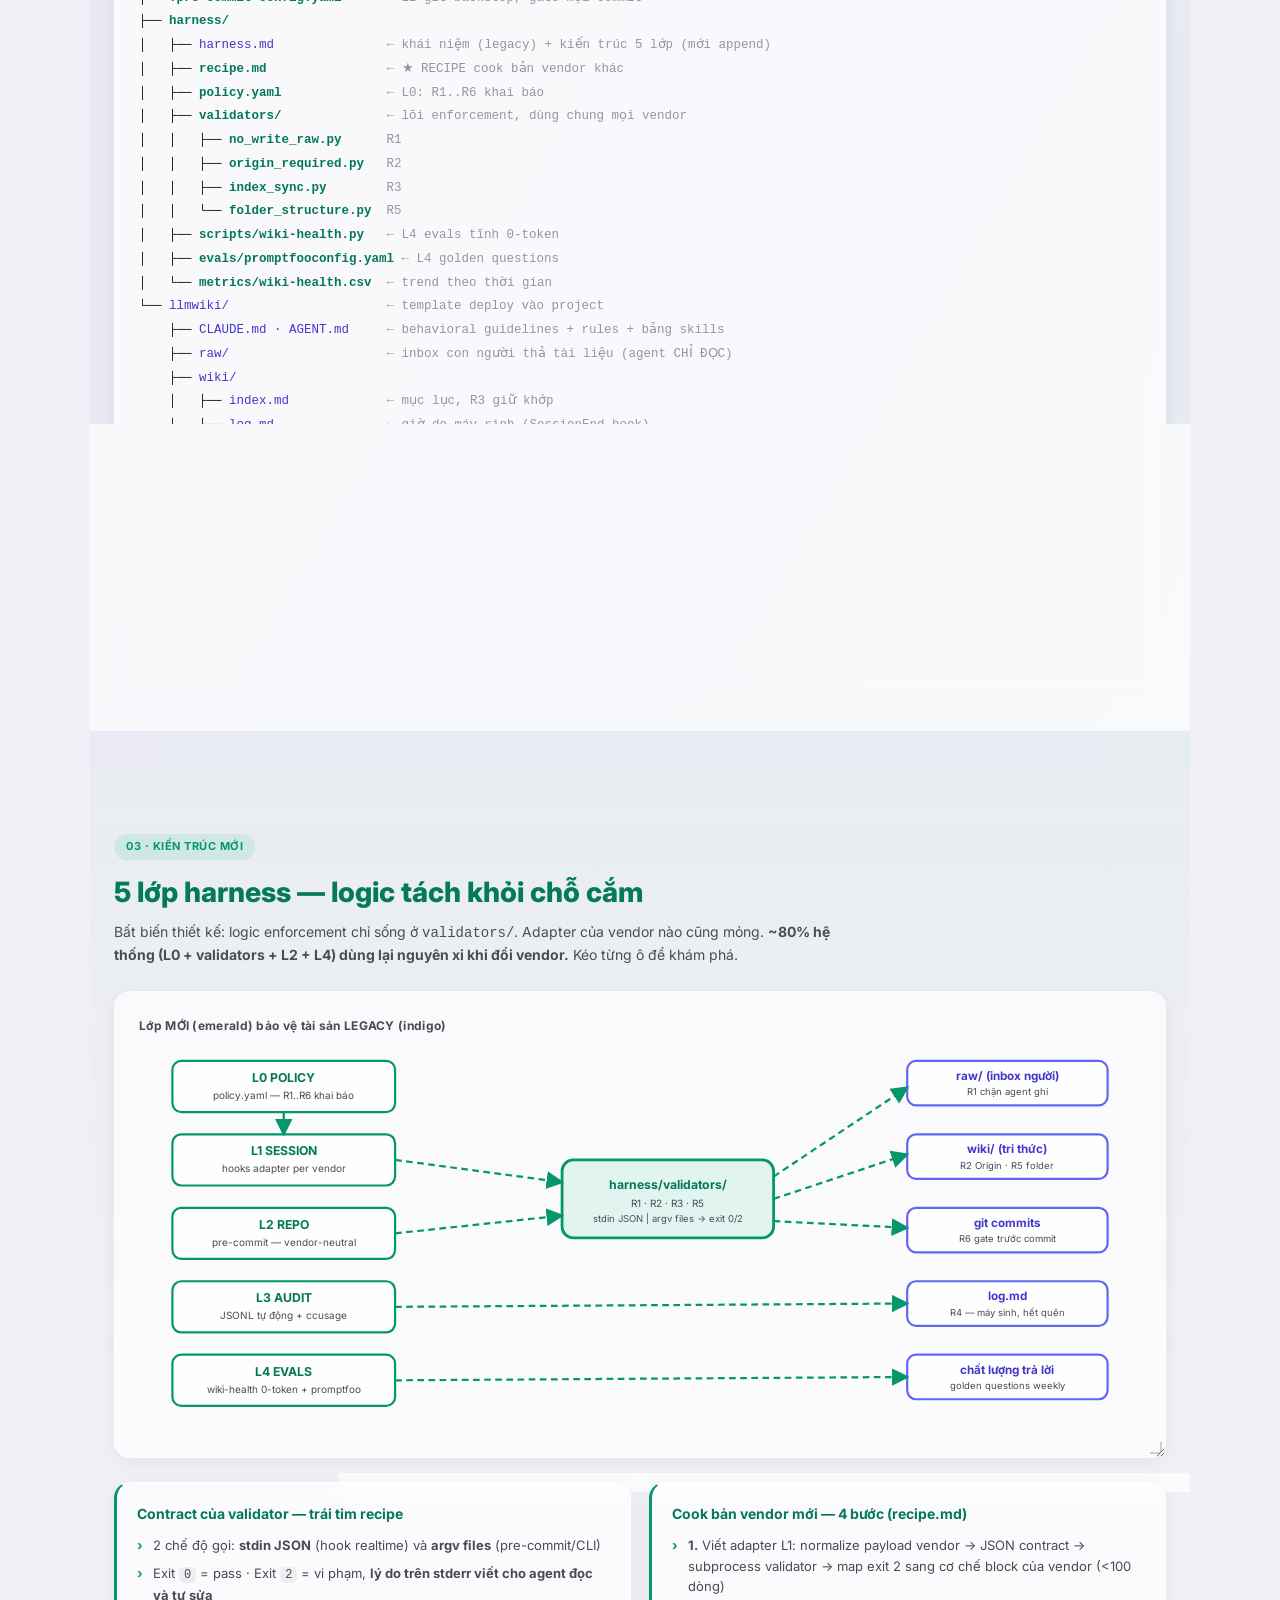
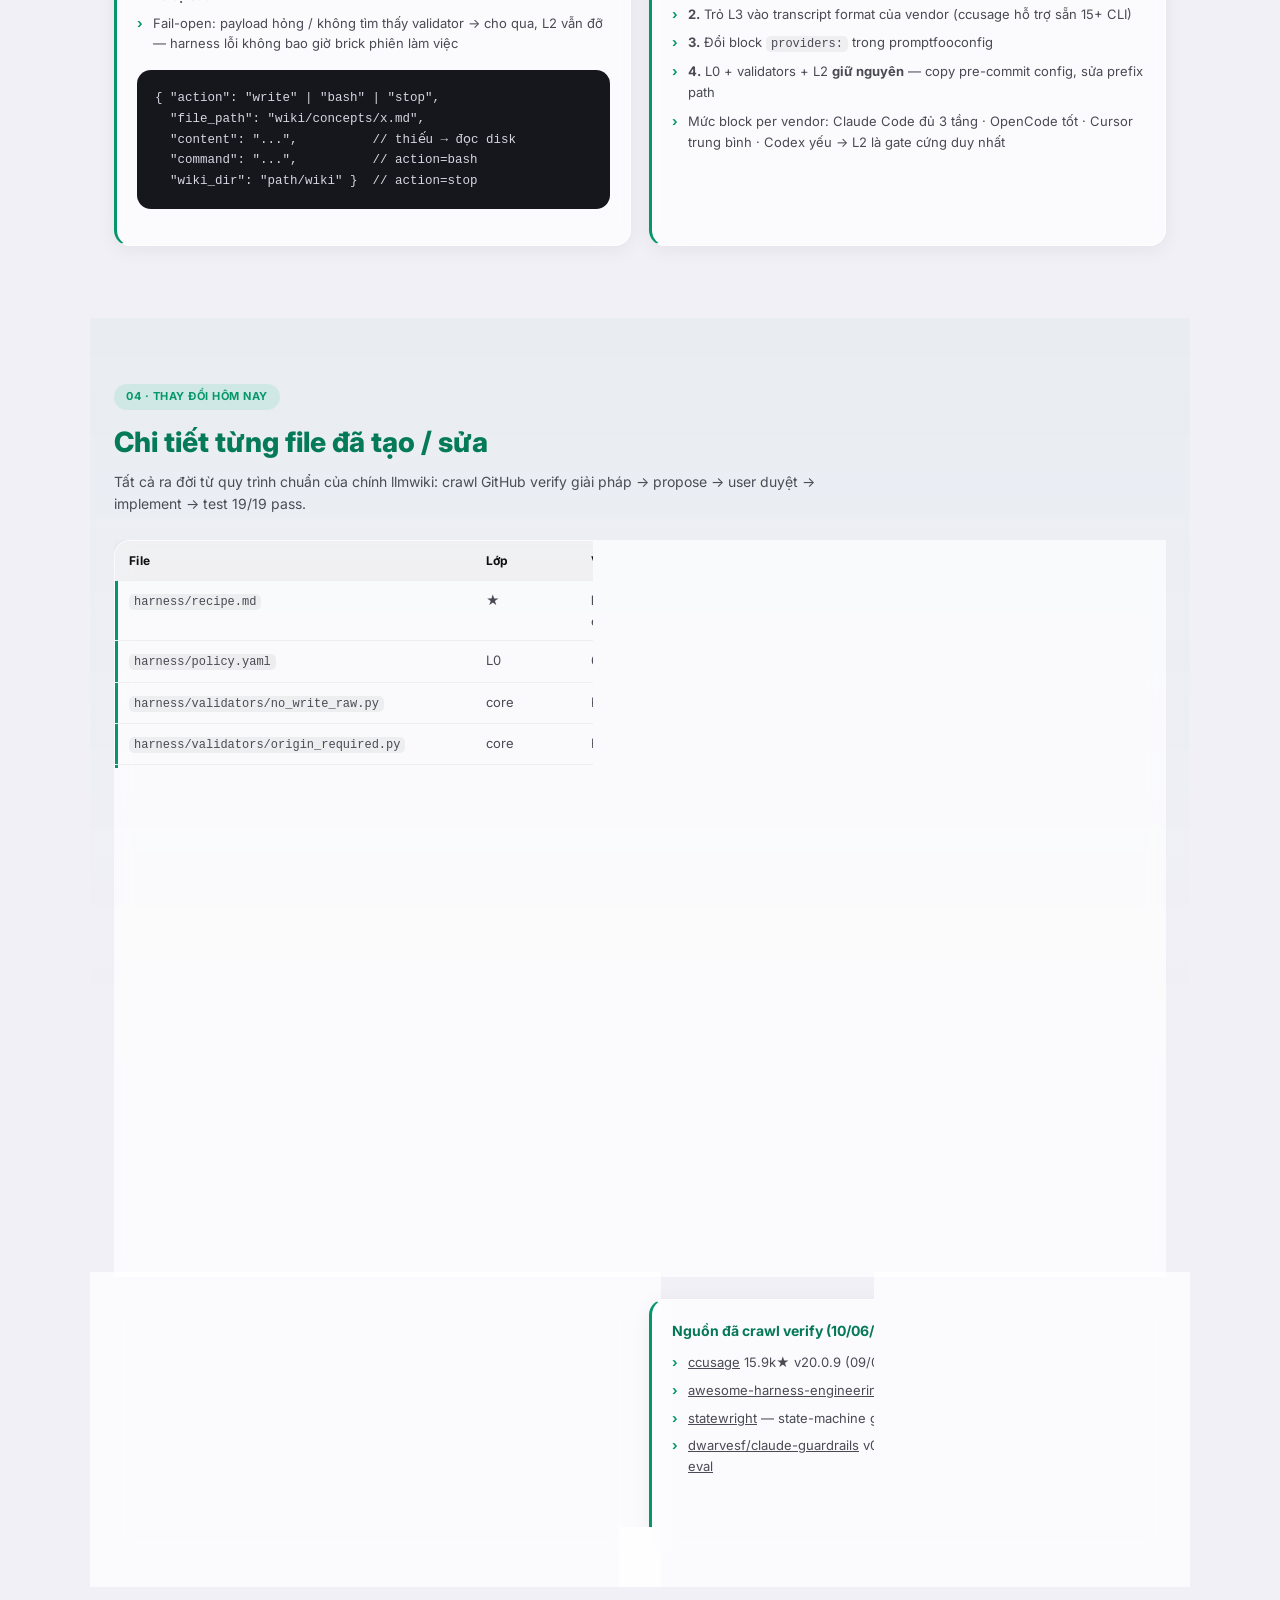
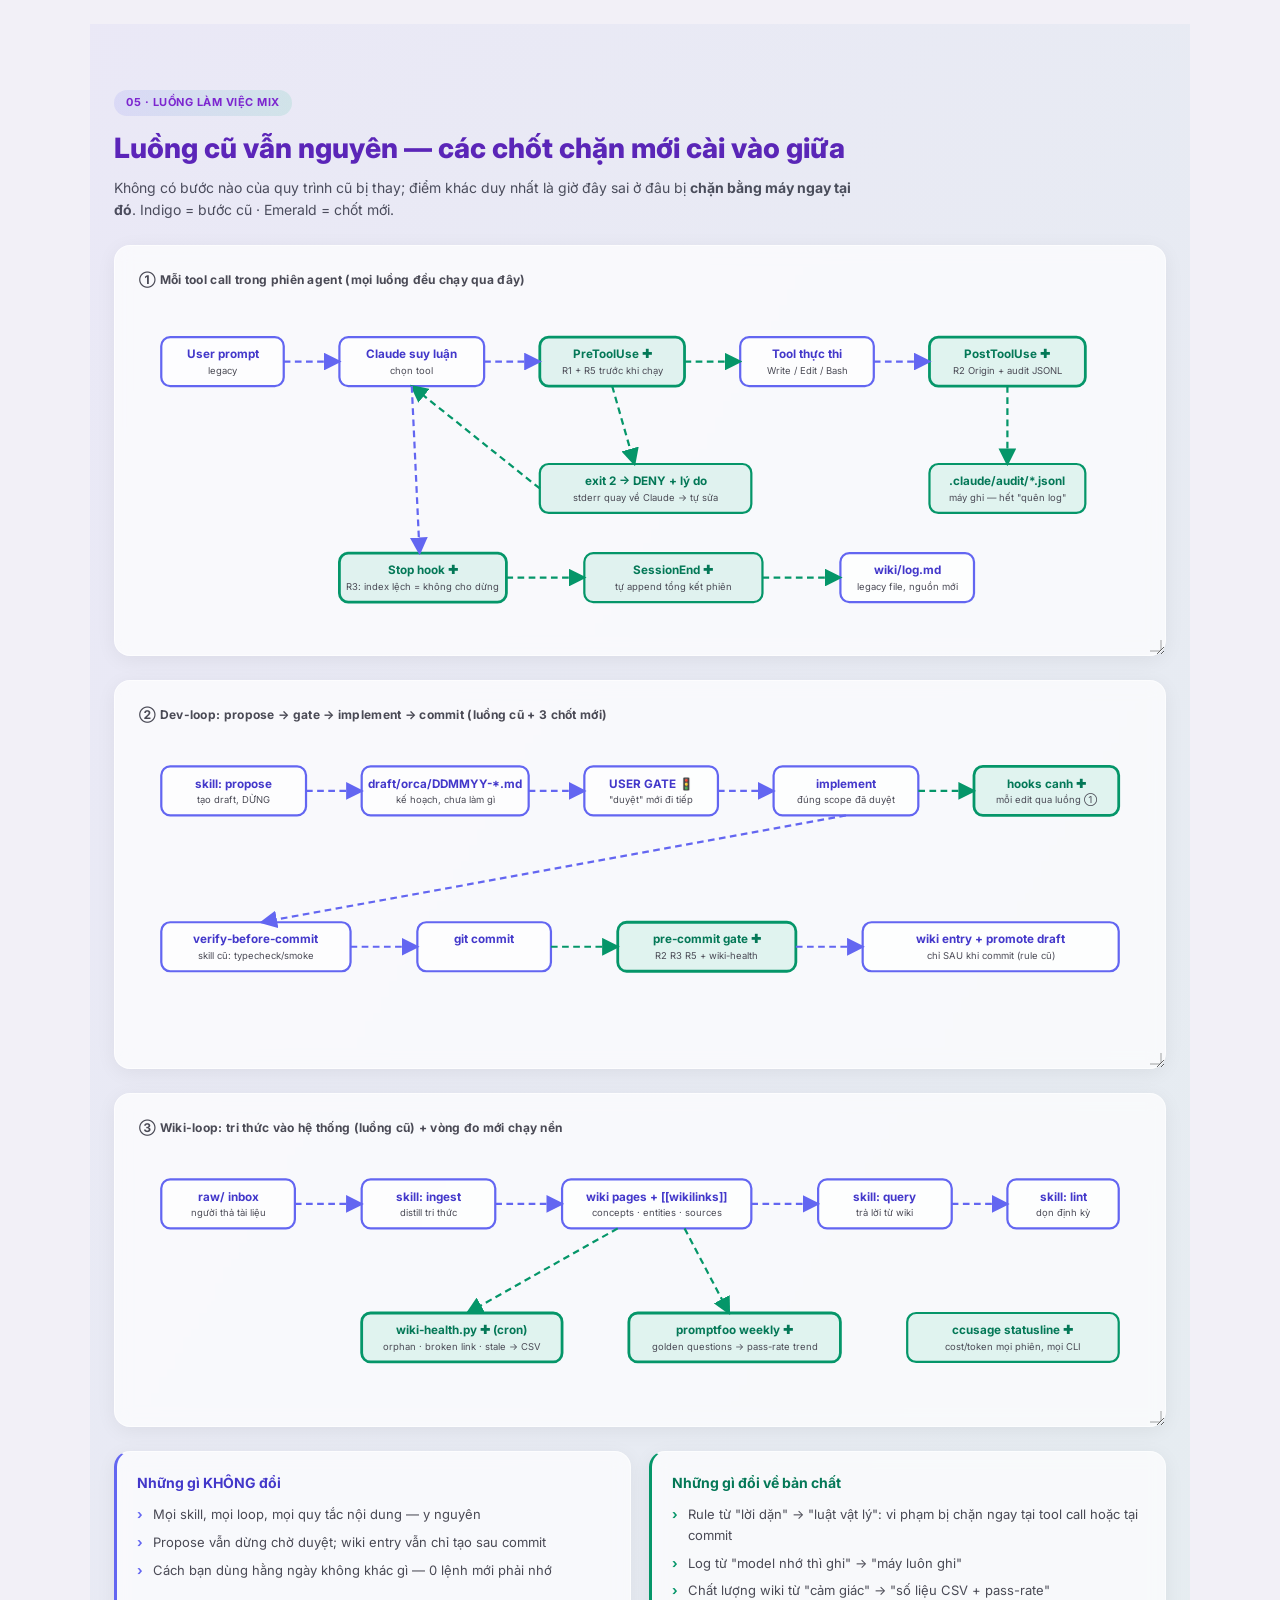
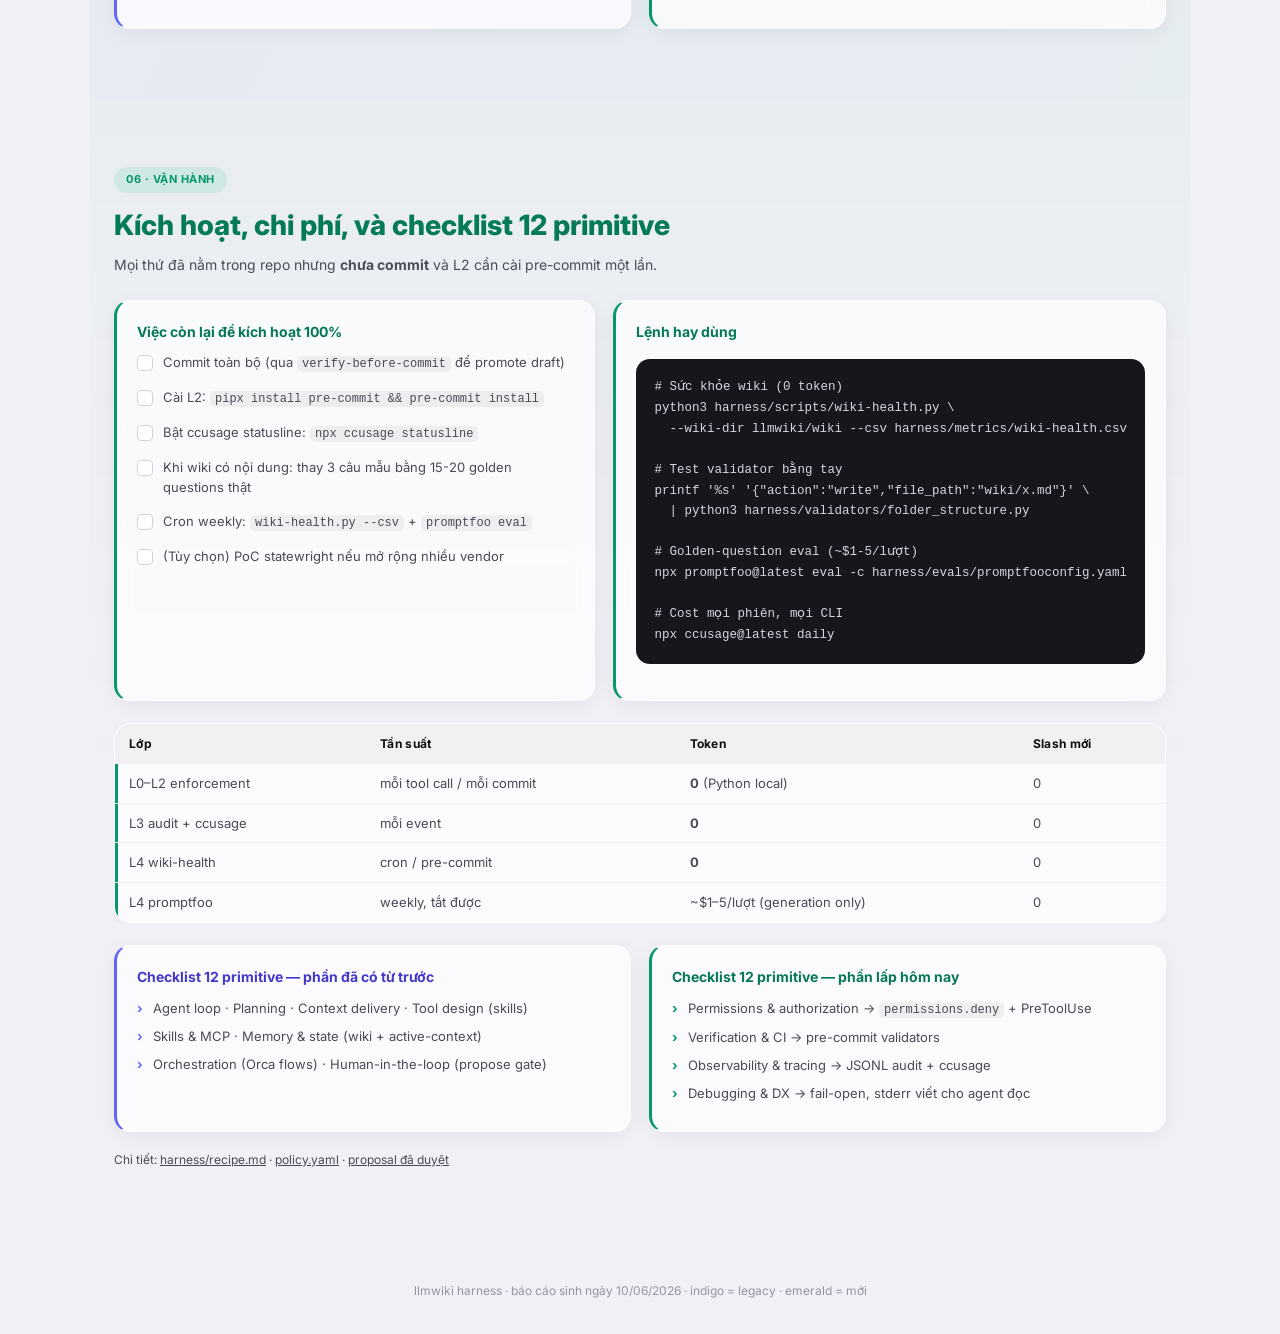
<file: llmwiki/html/100626-harness-report.html>
<!DOCTYPE html>
<html lang="vi">
<head>
<meta charset="UTF-8">
<meta name="viewport" content="width=device-width, initial-scale=1.0">
<title>llmwiki Harness — Báo cáo nâng cấp 10/06/2026</title>
<link rel="preconnect" href="https://fonts.googleapis.com">
<link href="https://fonts.googleapis.com/css2?family=Inter:wght@400;500;600;700;800&display=swap" rel="stylesheet">
<style>
:root{
  --bg:#f2f0f7; --text-1:#0f0f12; --text-2:#4a4a55;
  --legacy:#6366f1; --legacy-dark:#4338ca; --legacy-bg:rgba(99,102,241,.12);
  --new:#059669; --new-dark:#047857; --new-bg:rgba(16,185,129,.12);
}
*{margin:0;padding:0;box-sizing:border-box}
body{background:var(--bg);color:var(--text-1);font-family:'Inter',-apple-system,BlinkMacSystemFont,'SF Pro Text','Helvetica Neue',sans-serif;line-height:1.6}
a{color:inherit}

/* ===== NAV ===== */
nav{position:fixed;top:0;left:0;right:0;height:48px;z-index:100;display:flex;align-items:center;gap:4px;
  padding:0 20px;background:rgba(242,240,247,.82);backdrop-filter:blur(24px) saturate(1.4);
  border-bottom:1px solid rgba(0,0,0,.06)}
nav .logo{font-weight:800;font-size:14px;margin-right:14px;
  background:linear-gradient(135deg,#6366f1,#a855f7);-webkit-background-clip:text;background-clip:text;color:transparent;white-space:nowrap}
nav a.nl{font-size:12px;font-weight:600;color:var(--text-2);text-decoration:none;padding:5px 10px;border-radius:8px;white-space:nowrap}
nav a.nl.active{color:var(--legacy);background:rgba(99,102,241,.1)}
nav .spacer{flex:1}
.nav-scroll{display:flex;gap:2px;overflow-x:auto;scrollbar-width:none}
.nav-scroll::-webkit-scrollbar{display:none}

/* ===== HERO ===== */
.hero{padding:120px 24px 48px;text-align:center;max-width:900px;margin:0 auto}
.hero h1{font-size:clamp(32px,5vw,56px);font-weight:800;line-height:1.15;
  background:linear-gradient(135deg,#6366f1,#a855f7,#ec4899);-webkit-background-clip:text;background-clip:text;color:transparent}
.hero p{margin-top:14px;font-size:16px;color:var(--text-2);max-width:640px;margin-left:auto;margin-right:auto}
.legend{display:flex;gap:14px;justify-content:center;margin-top:22px;flex-wrap:wrap}
.legend span{display:inline-flex;align-items:center;gap:7px;font-size:13px;font-weight:600;
  background:rgba(255,255,255,.7);backdrop-filter:blur(8px);border:1px solid rgba(255,255,255,.6);
  border-radius:20px;padding:6px 14px;box-shadow:0 2px 10px rgba(0,0,0,.05)}
.dot{width:11px;height:11px;border-radius:50%;display:inline-block}
.dot.l{background:var(--legacy)} .dot.n{background:var(--new)}

/* ===== CHIPS legacy/new ===== */
.chip{display:inline-block;font-size:10px;font-weight:700;letter-spacing:.4px;border-radius:20px;padding:2px 9px;vertical-align:middle;text-transform:uppercase}
.chip.l{background:var(--legacy-bg);color:var(--legacy-dark)}
.chip.n{background:var(--new-bg);color:var(--new-dark)}

/* ===== SECTIONS ===== */
section{position:relative;overflow:hidden;padding:64px 24px 72px;max-width:1100px;margin:0 auto}
.section-bg::before{content:'';position:absolute;inset:0;pointer-events:none}
.s-legacy::before{background:linear-gradient(180deg,rgba(99,102,241,.04) 0%,transparent 60%)}
.s-new::before{background:linear-gradient(180deg,rgba(16,185,129,.04) 0%,transparent 60%)}
.s-mix::before{background:linear-gradient(120deg,rgba(99,102,241,.05) 0%,rgba(16,185,129,.05) 100%)}
.section-header{margin-bottom:24px}
.section-header .tag{display:inline-block;font-size:11px;font-weight:700;letter-spacing:.5px;border-radius:20px;padding:4px 12px;margin-bottom:10px}
.sec-l .tag{background:var(--legacy-bg);color:var(--legacy)} .sec-l h2{color:var(--legacy-dark)}
.sec-n .tag{background:var(--new-bg);color:var(--new)} .sec-n h2{color:var(--new-dark)}
.sec-m .tag{background:linear-gradient(90deg,var(--legacy-bg),var(--new-bg));color:#7e22ce} .sec-m h2{color:#5b21b6}
.section-header h2{font-size:28px;font-weight:800}
.section-header p{color:var(--text-2);font-size:14px;max-width:760px;margin-top:6px}

/* ===== CARDS ===== */
.content-grid{display:grid;grid-template-columns:1fr 1fr;gap:18px;margin-top:22px}
.card{background:rgba(255,255,255,.7);backdrop-filter:blur(8px);border:1px solid rgba(255,255,255,.6);
  border-radius:16px;box-shadow:0 4px 20px rgba(0,0,0,.06);padding:20px}
.card.l{border-left:3px solid var(--legacy)} .card.n{border-left:3px solid var(--new)}
.card h4{font-size:14px;font-weight:700;margin-bottom:10px}
.card.l h4{color:var(--legacy-dark)} .card.n h4{color:var(--new-dark)}
.card ul{list-style:none}
.card li{font-size:13px;color:var(--text-2);padding-left:16px;position:relative;margin-bottom:7px}
.card li::before{content:'›';position:absolute;left:0;font-weight:700}
.card.l li::before{color:var(--legacy)} .card.n li::before{color:var(--new)}
.card code, td code, li code{font-size:12px;background:rgba(0,0,0,.05);border-radius:5px;padding:1px 5px}

/* ===== TABLES ===== */
.table-wrap{overflow-x:auto;margin-top:22px}
table{width:100%;border-collapse:collapse;background:rgba(255,255,255,.7);backdrop-filter:blur(8px);
  border:1px solid rgba(255,255,255,.6);border-radius:16px;overflow:hidden;box-shadow:0 4px 20px rgba(0,0,0,.06);font-size:13px}
th{background:rgba(0,0,0,.04);text-align:left;padding:10px 14px;font-size:12px;letter-spacing:.3px}
td{padding:9px 14px;border-top:1px solid rgba(0,0,0,.05);color:var(--text-2);vertical-align:top}
tr.rl td:first-child{box-shadow:inset 3px 0 0 var(--legacy)}
tr.rn td:first-child{box-shadow:inset 3px 0 0 var(--new)}

/* ===== DIAGRAM (draggable) ===== */
.diagram-box{background:rgba(255,255,255,.7);backdrop-filter:blur(8px);
  border:1px solid rgba(255,255,255,.6);border-radius:16px;box-shadow:0 4px 20px rgba(0,0,0,.06);
  padding:24px;margin:24px 0;position:relative;overflow:hidden;display:flex;flex-direction:column;
  resize:vertical;min-height:160px;transition:box-shadow .2s ease}
.diagram-box:hover{box-shadow:0 6px 28px rgba(0,0,0,.1)}
.diagram-viewport{position:relative;flex:1 1 auto;width:100%;overflow:hidden;cursor:grab;touch-action:none}
.diagram-viewport.grabbing{cursor:grabbing}
.diagram-viewport svg{width:100%;height:auto;display:block;overflow:visible;transform-origin:0 0;
  will-change:transform;user-select:none;-webkit-user-select:none}
.dnode{cursor:move}
.dnode>rect{transition:filter .15s ease}
.dnode:hover>rect:first-of-type{filter:drop-shadow(0 3px 8px rgba(0,0,0,.18))}
.diagram-hint{position:absolute;top:8px;right:12px;z-index:5;font-size:10px;color:#4a4a55;
  background:rgba(255,255,255,.75);border:1px solid rgba(0,0,0,.05);border-radius:20px;
  padding:3px 10px;white-space:nowrap;opacity:0;transition:opacity .2s;pointer-events:none}
.diagram-box:hover .diagram-hint{opacity:.9}
.diagram-reset{position:absolute;bottom:8px;right:10px;z-index:5;font-size:11px;
  background:rgba(255,255,255,.85);border:1px solid rgba(0,0,0,.08);border-radius:8px;
  padding:3px 9px;cursor:pointer;color:#4a4a55;opacity:0;transition:opacity .2s}
.diagram-box:hover .diagram-reset{opacity:1}
.diagram-reset:hover{background:#fff;color:#0f0f12}
.diagram-box::after{content:'';position:absolute;right:3px;bottom:3px;width:10px;height:10px;
  border-right:2px solid rgba(0,0,0,.18);border-bottom:2px solid rgba(0,0,0,.18);
  border-bottom-right-radius:3px;pointer-events:none}
.diagram-title{font-size:12px;font-weight:700;color:var(--text-2);margin-bottom:8px;letter-spacing:.3px}

/* ===== CODE ===== */
pre.code-block{background:#16161d;color:#d6d6e2;font-size:12.5px;line-height:1.65;border-radius:14px;
  padding:18px;overflow-x:auto;margin:16px 0;font-family:'SF Mono',Menlo,Consolas,monospace}
.code-wrap{position:relative}
.code-copy{position:absolute;top:8px;right:8px;z-index:2;font-size:11px;font-family:inherit;font-weight:500;
  background:rgba(255,255,255,.1);color:#cbd5e1;border:1px solid rgba(255,255,255,.15);
  border-radius:6px;padding:3px 10px;cursor:pointer;opacity:0;transition:opacity .15s,background .15s,color .15s}
.code-wrap:hover .code-copy{opacity:1}
.code-copy:hover{background:rgba(255,255,255,.2);color:#fff}
.code-copy.copied{background:rgba(16,185,129,.25);color:#6ee7b7;border-color:rgba(16,185,129,.45);opacity:1}

/* ===== TREE ===== */
.tree{font-family:'SF Mono',Menlo,Consolas,monospace;font-size:12.5px;line-height:1.9;white-space:pre;
  background:rgba(255,255,255,.7);backdrop-filter:blur(8px);border:1px solid rgba(255,255,255,.6);
  border-radius:16px;box-shadow:0 4px 20px rgba(0,0,0,.06);padding:20px 24px;margin-top:22px;overflow-x:auto}
.tree .tl{color:var(--legacy-dark)} .tree .tn{color:var(--new-dark);font-weight:600}
.tree .cm{color:#9494a3}

/* ===== CHECKLIST ===== */
.checklist{list-style:none;display:flex;flex-direction:column;gap:8px}
.checklist li{display:flex;align-items:flex-start;gap:10px;font-size:13px;color:var(--text-2);cursor:pointer;padding-left:0}
.checklist li::before{display:none}
.checklist input[type="checkbox"]{width:16px;height:16px;border-radius:4px;border:1.5px solid #cbd5e1;
  appearance:none;-webkit-appearance:none;cursor:pointer;flex-shrink:0;background:rgba(255,255,255,.8);margin-top:2px;transition:all .15s}
.checklist input[type="checkbox"]:checked{background:#059669;border-color:#059669;
  background-image:url("data:image/svg+xml,%3Csvg viewBox='0 0 16 16' fill='white' xmlns='http://www.w3.org/2000/svg'%3E%3Cpath d='M13 4L6.5 11 3 7.5' stroke='white' stroke-width='2' stroke-linecap='round' stroke-linejoin='round' fill='none'/%3E%3C/svg%3E");background-size:contain}
.checklist label{cursor:pointer;line-height:1.5}
.checklist input[type="checkbox"]:checked+label{text-decoration:line-through;color:#94a3b8}

/* ===== CHROME ===== */
.chrome{display:flex;align-items:center;gap:6px;background:rgba(0,0,0,.04);border-bottom:1px solid rgba(0,0,0,.06);
  padding:9px 14px;border-radius:16px 16px 0 0}
.url-bar{flex:1;font-size:11px;color:var(--text-2);background:rgba(255,255,255,.7);border-radius:6px;padding:3px 10px;text-align:center}
.repo-card{max-width:760px;margin:0 auto 8px;background:rgba(255,255,255,.7);backdrop-filter:blur(8px);
  border:1px solid rgba(255,255,255,.6);border-radius:16px;box-shadow:0 4px 20px rgba(0,0,0,.06)}
.repo-card .body{padding:14px 18px;font-size:13px;color:var(--text-2)}

footer{padding:40px 24px 60px;text-align:center;font-size:12px;color:#9494a3}
.flink{font-size:12px;color:var(--text-2);margin-top:18px}
@media (max-width:700px){.content-grid{grid-template-columns:1fr}}

/* SVG anims */
@keyframes flowArrow{0%{stroke-dashoffset:20}100%{stroke-dashoffset:0}}
@keyframes pulse{0%,100%{opacity:1}50%{opacity:.4}}
</style>
</head>
<body>

<nav>
  <span class="logo">llmwiki · harness</span>
  <div class="nav-scroll">
    <a class="nl" href="#sec-0">Tổng quan</a>
    <a class="nl" href="#sec-1">Cấu trúc</a>
    <a class="nl" href="#sec-2">Kiến trúc 5 lớp</a>
    <a class="nl" href="#sec-3">Thay đổi hôm nay</a>
    <a class="nl" href="#sec-4">Luồng làm việc</a>
    <a class="nl" href="#sec-5">Vận hành</a>
  </div>
</nav>

<div class="hero">
  <h1>llmwiki Harness</h1>
  <p>Báo cáo nâng cấp 10/06/2026 — từ "quy trình trên giấy" thành harness đúng nghĩa: <b>enforcement bằng máy, audit tự động, evals đo được</b> — và toàn bộ kiến thức để hiểu 100% llmwiki.</p>
  <div class="legend">
    <span><i class="dot l"></i> LEGACY — có từ trước (wiki, skills, loops)</span>
    <span><i class="dot n"></i> MỚI — thêm hôm nay (L0–L4 harness stack)</span>
  </div>
</div>

<div class="repo-card">
  <div class="chrome">
    <span style="width:12px;height:12px;border-radius:50%;background:#ff5f57"></span>
    <span style="width:12px;height:12px;border-radius:50%;background:#ffbd2e"></span>
    <span style="width:12px;height:12px;border-radius:50%;background:#28c840"></span>
    <div class="url-bar">~/orca/workspaces/TaTa/harness · branch Rheinmir/harness</div>
  </div>
  <div class="body">Repo chứa 2 phần: <code>llmwiki/</code> <span class="chip l">legacy</span> template knowledge-base deploy vào project, và <code>harness/</code> <span class="chip n">mới</span> lớp enforcement + evals dùng chung. Proposal đã duyệt: <code>wiki/draft/orca/100626-harness-enforcement-stack.md</code> — test 19/19 pass.</div>
</div>

<!-- ============ SEC 0: TỔNG QUAN ============ -->
<section id="sec-0" class="section-bg s-legacy">
  <div class="section-header sec-l">
    <span class="tag">01 · LLMWIKI LÀ GÌ</span>
    <h2>Knowledge-base harness cho AI agent</h2>
    <p>llmwiki là một <b>template deploy được</b>: thả vào project bất kỳ, nó cho agent (Claude Code, OpenCode…) một bộ nhớ wiki có cấu trúc + bộ quy trình làm việc. Triết lý: <i>prompt ra lệnh một lần — context cấp dữ liệu — harness là cả môi trường vận hành</i>.</p>
  </div>
  <div class="content-grid">
    <div class="card l">
      <h4>3 vòng lặp cốt lõi <span class="chip l">legacy</span></h4>
      <ul>
        <li><b>wiki-loop</b>: <code>ingest</code> (file mới trong raw/ → distill thành wiki) · <code>query</code> (tổng hợp trả lời từ wiki) · <code>lint</code> (dọn wiki định kỳ)</li>
        <li><b>dev-loop</b>: <code>propose</code> (lập kế hoạch, DỪNG chờ duyệt) · <code>impact-check</code> · <code>safe-change</code> · <code>verify-before-commit</code></li>
        <li><b>orchestrate</b>: <code>orca-workflow</code> (propose → gate → dispatch đa agent) · <code>orca-onboard</code></li>
      </ul>
    </div>
    <div class="card l">
      <h4>6 bất biến (rules) <span class="chip l">legacy — trước đây chỉ là chữ</span></h4>
      <ul>
        <li><b>R1</b> — agent không bao giờ ghi vào <code>raw/</code> (inbox của con người)</li>
        <li><b>R2</b> — mọi wiki file phải có <code>## Origin</code> (truy được nguồn)</li>
        <li><b>R3</b> — <code>index.md</code> luôn khớp tập file wiki</li>
        <li><b>R4</b> — mọi thao tác được ghi <code>log.md</code></li>
        <li><b>R5</b> — wiki file chỉ nằm trong <code>concepts/ entities/ sources/ draft/</code></li>
        <li><b>R6</b> — mọi commit phải qua verify (typecheck/lint/smoke)</li>
      </ul>
    </div>
  </div>
  <div class="content-grid">
    <div class="card n">
      <h4>Vấn đề đã phát hiện → lý do nâng cấp <span class="chip n">hôm nay</span></h4>
      <ul>
        <li>6 rules trên chỉ nằm trong CLAUDE.md — model <b>được dặn</b> chứ không <b>bị buộc</b>; quên là hệ thống lặng lẽ sai</li>
        <li><code>log.md</code> do model tự ghi — quên là log thiếu, không ai biết</li>
        <li>Không có gì đo wiki tốt lên hay xấu đi</li>
        <li>Kết luận: đã harness ~70% (process + knowledge), thiếu 30%: <b>enforcement + observability + evals</b></li>
      </ul>
    </div>
    <div class="card n">
      <h4>Nguyên tắc giải pháp (đã chốt) <span class="chip n">hôm nay</span></h4>
      <ul>
        <li>Mọi thứ <b>chạy ngầm</b> — 0 slash command mới</li>
        <li>Thứ chạy thường xuyên phải là <b>0 token</b> (Python/shell local)</li>
        <li>LLM chỉ xuất hiện ở eval định kỳ tắt được (~$1-5/tuần)</li>
        <li><b>Vendor-agnostic</b>: logic nằm ở validators dùng chung; mỗi CLI vendor chỉ là adapter mỏng — có recipe để cook bản mới</li>
      </ul>
    </div>
  </div>
</section>

<!-- ============ SEC 1: CẤU TRÚC ============ -->
<section id="sec-1" class="section-bg s-mix">
  <div class="section-header sec-l">
    <span class="tag">02 · CẤU TRÚC THƯ MỤC</span>
    <h2>Cây thư mục — màu nào của ai</h2>
    <p>Toàn bộ những gì tồn tại trong repo sau hôm nay. <span class="chip l">indigo = legacy</span> <span class="chip n">emerald = mới</span></p>
  </div>
  <div class="tree"><span class="cm">harness/ (repo root)</span>
├── <span class="tn">.pre-commit-config.yaml</span>      <span class="cm">← L2 git backstop, gate mọi commit</span>
├── <span class="tn">harness/</span>
│   ├── <span class="tl">harness.md</span>               <span class="cm">← khái niệm (legacy) + kiến trúc 5 lớp (mới append)</span>
│   ├── <span class="tn">recipe.md</span>                <span class="cm">← ★ RECIPE cook bản vendor khác</span>
│   ├── <span class="tn">policy.yaml</span>              <span class="cm">← L0: R1..R6 khai báo</span>
│   ├── <span class="tn">validators/</span>              <span class="cm">← lõi enforcement, dùng chung mọi vendor</span>
│   │   ├── <span class="tn">no_write_raw.py</span>      <span class="cm">R1</span>
│   │   ├── <span class="tn">origin_required.py</span>   <span class="cm">R2</span>
│   │   ├── <span class="tn">index_sync.py</span>        <span class="cm">R3</span>
│   │   └── <span class="tn">folder_structure.py</span>  <span class="cm">R5</span>
│   ├── <span class="tn">scripts/wiki-health.py</span>   <span class="cm">← L4 evals tĩnh 0-token</span>
│   ├── <span class="tn">evals/promptfooconfig.yaml</span> <span class="cm">← L4 golden questions</span>
│   └── <span class="tn">metrics/wiki-health.csv</span>  <span class="cm">← trend theo thời gian</span>
└── <span class="tl">llmwiki/</span>                     <span class="cm">← template deploy vào project</span>
    ├── <span class="tl">CLAUDE.md · AGENT.md</span>     <span class="cm">← behavioral guidelines + rules + bảng skills</span>
    ├── <span class="tl">raw/</span>                     <span class="cm">← inbox con người thả tài liệu (agent CHỈ ĐỌC)</span>
    ├── <span class="tl">wiki/</span>
    │   ├── <span class="tl">index.md</span>             <span class="cm">← mục lục, R3 giữ khớp</span>
    │   ├── <span class="tl">log.md</span>               <span class="cm">← giờ do máy sinh (SessionEnd hook)</span>
    │   ├── <span class="tl">active-context.md</span>    <span class="cm">← resume khi mất context</span>
    │   ├── <span class="tl">concepts/ entities/ sources/</span> <span class="cm">← 3 loại trang wiki</span>
    │   └── <span class="tl">draft/orca/</span>          <span class="cm">← proposal chờ duyệt</span>
    ├── <span class="tl">skills/</span>                  <span class="cm">← wiki-loop · dev-loop · orchestrate · utils</span>
    ├── <span class="tl">orca/flows/</span>              <span class="cm">← flow JSON cho worker agent</span>
    ├── <span class="tl">html/</span>                    <span class="cm">← báo cáo HTML (file này)</span>
    └── <span class="tn">.claude/</span>
        ├── <span class="tn">settings.json</span>        <span class="cm">← permissions.deny + đăng ký 4 hooks</span>
        └── <span class="tn">hooks/</span>               <span class="cm">← L1 adapter Claude Code (5 file mỏng)</span>
  </div>
</section>

<!-- ============ SEC 2: KIẾN TRÚC 5 LỚP ============ -->
<section id="sec-2" class="section-bg s-new">
  <div class="section-header sec-n">
    <span class="tag">03 · KIẾN TRÚC MỚI</span>
    <h2>5 lớp harness — logic tách khỏi chỗ cắm</h2>
    <p>Bất biến thiết kế: logic enforcement chỉ sống ở <code>validators/</code>. Adapter của vendor nào cũng mỏng. <b>~80% hệ thống (L0 + validators + L2 + L4) dùng lại nguyên xi khi đổi vendor.</b> Kéo từng ô để khám phá.</p>
  </div>
  <div class="diagram-box">
    <div class="diagram-title">Lớp MỚI (emerald) bảo vệ tài sản LEGACY (indigo)</div>
    <svg viewBox="0 0 900 350" xmlns="http://www.w3.org/2000/svg">
      <defs>
        <marker id="ar-n" markerWidth="8" markerHeight="8" refX="7" refY="4" orient="auto"><path d="M0,0 L8,4 L0,8 z" fill="#059669"/></marker>
        <marker id="ar-l" markerWidth="8" markerHeight="8" refX="7" refY="4" orient="auto"><path d="M0,0 L8,4 L0,8 z" fill="#6366f1"/></marker>
        <style>.flow{stroke-dasharray:6 4;animation:flowArrow 1.2s linear infinite}.pulse{animation:pulse 2.4s ease-in-out infinite}</style>
      </defs>
      <!-- L0..L4 -->
      <rect x="30" y="16" width="200" height="46" rx="8" fill="rgba(255,255,255,.7)" stroke="#059669" stroke-width="2"/>
      <text x="130" y="35" text-anchor="middle" font-size="11" font-weight="700" fill="#047857">L0 POLICY</text>
      <text x="130" y="50" text-anchor="middle" font-size="9" fill="#4a4a55">policy.yaml — R1..R6 khai báo</text>
      <rect x="30" y="82" width="200" height="46" rx="8" fill="rgba(255,255,255,.7)" stroke="#059669" stroke-width="2"/>
      <text x="130" y="101" text-anchor="middle" font-size="11" font-weight="700" fill="#047857">L1 SESSION</text>
      <text x="130" y="116" text-anchor="middle" font-size="9" fill="#4a4a55">hooks adapter per vendor</text>
      <rect x="30" y="148" width="200" height="46" rx="8" fill="rgba(255,255,255,.7)" stroke="#059669" stroke-width="2"/>
      <text x="130" y="167" text-anchor="middle" font-size="11" font-weight="700" fill="#047857">L2 REPO</text>
      <text x="130" y="182" text-anchor="middle" font-size="9" fill="#4a4a55">pre-commit — vendor-neutral</text>
      <rect x="30" y="214" width="200" height="46" rx="8" fill="rgba(255,255,255,.7)" stroke="#059669" stroke-width="2"/>
      <text x="130" y="233" text-anchor="middle" font-size="11" font-weight="700" fill="#047857">L3 AUDIT</text>
      <text x="130" y="248" text-anchor="middle" font-size="9" fill="#4a4a55">JSONL tự động + ccusage</text>
      <rect x="30" y="280" width="200" height="46" rx="8" fill="rgba(255,255,255,.7)" stroke="#059669" stroke-width="2"/>
      <text x="130" y="299" text-anchor="middle" font-size="11" font-weight="700" fill="#047857">L4 EVALS</text>
      <text x="130" y="314" text-anchor="middle" font-size="9" fill="#4a4a55">wiki-health 0-token + promptfoo</text>
      <!-- validators core -->
      <rect x="380" y="105" width="190" height="70" rx="10" fill="rgba(16,185,129,.1)" stroke="#059669" stroke-width="2.5" class="pulse"/>
      <text x="475" y="131" text-anchor="middle" font-size="11" font-weight="700" fill="#047857">harness/validators/</text>
      <text x="475" y="147" text-anchor="middle" font-size="9" fill="#4a4a55">R1 · R2 · R3 · R5</text>
      <text x="475" y="161" text-anchor="middle" font-size="8.5" fill="#4a4a55">stdin JSON | argv files → exit 0/2</text>
      <!-- legacy assets -->
      <rect x="690" y="16" width="180" height="40" rx="8" fill="rgba(255,255,255,.7)" stroke="#6366f1" stroke-width="2"/>
      <text x="780" y="33" text-anchor="middle" font-size="10.5" font-weight="700" fill="#4338ca">raw/ (inbox người)</text>
      <text x="780" y="47" text-anchor="middle" font-size="8.5" fill="#4a4a55">R1 chặn agent ghi</text>
      <rect x="690" y="82" width="180" height="40" rx="8" fill="rgba(255,255,255,.7)" stroke="#6366f1" stroke-width="2"/>
      <text x="780" y="99" text-anchor="middle" font-size="10.5" font-weight="700" fill="#4338ca">wiki/ (tri thức)</text>
      <text x="780" y="113" text-anchor="middle" font-size="8.5" fill="#4a4a55">R2 Origin · R5 folder</text>
      <rect x="690" y="148" width="180" height="40" rx="8" fill="rgba(255,255,255,.7)" stroke="#6366f1" stroke-width="2"/>
      <text x="780" y="165" text-anchor="middle" font-size="10.5" font-weight="700" fill="#4338ca">git commits</text>
      <text x="780" y="179" text-anchor="middle" font-size="8.5" fill="#4a4a55">R6 gate trước commit</text>
      <rect x="690" y="214" width="180" height="40" rx="8" fill="rgba(255,255,255,.7)" stroke="#6366f1" stroke-width="2"/>
      <text x="780" y="231" text-anchor="middle" font-size="10.5" font-weight="700" fill="#4338ca">log.md</text>
      <text x="780" y="245" text-anchor="middle" font-size="8.5" fill="#4a4a55">R4 — máy sinh, hết quên</text>
      <rect x="690" y="280" width="180" height="40" rx="8" fill="rgba(255,255,255,.7)" stroke="#6366f1" stroke-width="2"/>
      <text x="780" y="297" text-anchor="middle" font-size="10.5" font-weight="700" fill="#4338ca">chất lượng trả lời</text>
      <text x="780" y="311" text-anchor="middle" font-size="8.5" fill="#4a4a55">golden questions weekly</text>
      <!-- lines -->
      <line x1="130" y1="62" x2="130" y2="82" stroke="#059669" stroke-width="2" marker-end="url(#ar-n)"/>
      <line x1="230" y1="105" x2="380" y2="125" stroke="#059669" stroke-width="2" class="flow" marker-end="url(#ar-n)"/>
      <line x1="230" y1="171" x2="380" y2="155" stroke="#059669" stroke-width="2" class="flow" marker-end="url(#ar-n)"/>
      <line x1="570" y1="120" x2="690" y2="40" stroke="#059669" stroke-width="2" class="flow" marker-end="url(#ar-n)"/>
      <line x1="570" y1="140" x2="690" y2="100" stroke="#059669" stroke-width="2" class="flow" marker-end="url(#ar-n)"/>
      <line x1="570" y1="160" x2="690" y2="166" stroke="#059669" stroke-width="2" class="flow" marker-end="url(#ar-n)"/>
      <line x1="230" y1="237" x2="690" y2="234" stroke="#059669" stroke-width="2" class="flow" marker-end="url(#ar-n)"/>
      <line x1="230" y1="303" x2="690" y2="300" stroke="#059669" stroke-width="2" class="flow" marker-end="url(#ar-n)"/>
    </svg>
  </div>
  <div class="content-grid">
    <div class="card n">
      <h4>Contract của validator — trái tim recipe</h4>
      <ul>
        <li>2 chế độ gọi: <b>stdin JSON</b> (hook realtime) và <b>argv files</b> (pre-commit/CLI)</li>
        <li>Exit <code>0</code> = pass · Exit <code>2</code> = vi phạm, <b>lý do trên stderr viết cho agent đọc và tự sửa</b></li>
        <li>Fail-open: payload hỏng / không tìm thấy validator → cho qua, L2 vẫn đỡ — harness lỗi không bao giờ brick phiên làm việc</li>
      </ul>
      <div class="code-wrap-placeholder"></div>
<pre class="code-block">{ "action": "write" | "bash" | "stop",
  "file_path": "wiki/concepts/x.md",
  "content": "...",          // thiếu → đọc disk
  "command": "...",          // action=bash
  "wiki_dir": "path/wiki" }  // action=stop</pre>
    </div>
    <div class="card n">
      <h4>Cook bản vendor mới — 4 bước (recipe.md)</h4>
      <ul>
        <li><b>1.</b> Viết adapter L1: normalize payload vendor → JSON contract → subprocess validator → map exit 2 sang cơ chế block của vendor (&lt;100 dòng)</li>
        <li><b>2.</b> Trỏ L3 vào transcript format của vendor (ccusage hỗ trợ sẵn 15+ CLI)</li>
        <li><b>3.</b> Đổi block <code>providers:</code> trong promptfooconfig</li>
        <li><b>4.</b> L0 + validators + L2 <b>giữ nguyên</b> — copy pre-commit config, sửa prefix path</li>
      </ul>
      <ul style="margin-top:8px">
        <li>Mức block per vendor: Claude Code đủ 3 tầng · OpenCode tốt · Cursor trung bình · Codex yếu → L2 là gate cứng duy nhất</li>
      </ul>
    </div>
  </div>
</section>

<!-- ============ SEC 3: THAY ĐỔI HÔM NAY ============ -->
<section id="sec-3" class="section-bg s-new">
  <div class="section-header sec-n">
    <span class="tag">04 · THAY ĐỔI HÔM NAY</span>
    <h2>Chi tiết từng file đã tạo / sửa</h2>
    <p>Tất cả ra đời từ quy trình chuẩn của chính llmwiki: crawl GitHub verify giải pháp → propose → user duyệt → implement → test 19/19 pass.</p>
  </div>
  <div class="table-wrap">
    <table>
      <tr><th style="width:34%">File</th><th style="width:10%">Lớp</th><th>Vai trò</th></tr>
      <tr class="rn"><td><code>harness/recipe.md</code></td><td>★</td><td><b>Recipe kiến trúc</b> — tài liệu trung tâm để cook bản vendor khác: contract, bảng enforcement-point per vendor, quy trình 4 bước</td></tr>
      <tr class="rn"><td><code>harness/policy.yaml</code></td><td>L0</td><td>6 bất biến R1..R6 dạng khai báo — vendor-free, là "nguồn sự thật" của mọi enforcement</td></tr>
      <tr class="rn"><td><code>harness/validators/no_write_raw.py</code></td><td>core</td><td>R1 — chặn Write/Edit + cả lệnh bash (redirect, tee, cp/mv đích raw/). Đọc từ raw/ vẫn OK</td></tr>
      <tr class="rn"><td><code>harness/validators/origin_required.py</code></td><td>core</td><td>R2 — file nội dung wiki thiếu <code>## Origin</code> → exit 2, agent tự sửa ngay trong phiên</td></tr>
      <tr class="rn"><td><code>harness/validators/index_sync.py</code></td><td>core</td><td>R3 — so tập file wiki thực tế với link trong index.md, liệt kê thiếu/thừa</td></tr>
      <tr class="rn"><td><code>harness/validators/folder_structure.py</code></td><td>core</td><td>R5 — file .md trong wiki/ phải nằm đúng concepts/entities/sources/draft</td></tr>
      <tr class="rn"><td><code>llmwiki/.claude/settings.json</code></td><td>L1</td><td><code>permissions.deny</code> chặn raw/** trước cả hook + đăng ký 4 hooks</td></tr>
      <tr class="rn"><td><code>llmwiki/.claude/hooks/</code> (5 file)</td><td>L1</td><td>hooklib + pre_tool_use + post_tool_use + stop + session_end — adapter mỏng, chỉ wire payload → validators</td></tr>
      <tr class="rn"><td><code>.pre-commit-config.yaml</code> (root)</td><td>L2</td><td>Git backstop: chạy lại đúng validators + wiki-health khi commit — agent/người nào commit cũng bị gate</td></tr>
      <tr class="rn"><td><code>harness/scripts/wiki-health.py</code></td><td>L4</td><td>Evals tĩnh 0-token: broken wikilink, orphan, index coverage, stale (git) — xuất JSON + append CSV trend</td></tr>
      <tr class="rn"><td><code>harness/evals/promptfooconfig.yaml</code></td><td>L4</td><td>Golden-question regression: assertion deterministic (icontains) + cost threshold, KHÔNG judge model</td></tr>
      <tr class="rl"><td><code>llmwiki/wiki/log.md</code></td><td>sửa</td><td>Chuyển sang máy sinh: SessionEnd hook đọc audit JSONL append dòng tổng kết phiên</td></tr>
      <tr class="rl"><td><code>harness/harness.md</code></td><td>sửa</td><td>Append kiến trúc 5 lớp + checklist 12 primitive (so với awesome-harness-engineering)</td></tr>
      <tr class="rl"><td><code>llmwiki/wiki/index.md</code> · <code>draft/orca/100626-*.md</code></td><td>sửa</td><td>Proposal được duyệt → implemented; index có row mới (chính R3 bắt được lúc test)</td></tr>
    </table>
  </div>
  <div class="content-grid">
    <div class="card n">
      <h4>Test 19/19 pass — và 3 bug thật bị bắt</h4>
      <ul>
        <li>Regex bash ban đầu <b>không bắt</b> được <code>echo hi &gt; raw/x.md</code> → viết lại pattern redirect + tách riêng cp/mv theo đích</li>
        <li><code>split("wiki/")</code> dính nhầm chữ <code>llmwiki/</code> → đổi sang regex boundary <code>(^|/)wiki/</code></li>
        <li><code>str | None</code> crash trên Python 3.9 của máy → bỏ union syntax</li>
        <li>Bonus: R3 tự bắt được chính proposal chưa có trong index.md — bằng chứng sống hệ thống hoạt động</li>
      </ul>
    </div>
    <div class="card n">
      <h4>Nguồn đã crawl verify (10/06/2026)</h4>
      <ul>
        <li><a href="https://github.com/ryoppippi/ccusage">ccusage</a> 15.9k★ v20.0.9 (09/06) — cost tracking 15+ CLI</li>
        <li><a href="https://github.com/ai-boost/awesome-harness-engineering">awesome-harness-engineering</a> 1.8k★ — khung 12 primitive</li>
        <li><a href="https://statewright.ai/">statewright</a> — state-machine guardrail cross-vendor (PoC sau)</li>
        <li><a href="https://github.com/dwarvesf/claude-guardrails">dwarvesf/claude-guardrails</a> v0.3.8 · <a href="https://github.com/disler/claude-code-hooks-mastery">hooks-mastery</a> · <a href="https://www.promptfoo.dev/docs/guides/evaluate-coding-agents/">promptfoo agent eval</a></li>
      </ul>
    </div>
  </div>
</section>

<!-- ============ SEC 4: LUỒNG LÀM VIỆC ============ -->
<section id="sec-4" class="section-bg s-mix">
  <div class="section-header sec-m">
    <span class="tag">05 · LUỒNG LÀM VIỆC MIX</span>
    <h2>Luồng cũ vẫn nguyên — các chốt chặn mới cài vào giữa</h2>
    <p>Không có bước nào của quy trình cũ bị thay; điểm khác duy nhất là giờ đây sai ở đâu bị <b>chặn bằng máy ngay tại đó</b>. Indigo = bước cũ · Emerald = chốt mới.</p>
  </div>

  <div class="diagram-box">
    <div class="diagram-title">① Mỗi tool call trong phiên agent (mọi luồng đều chạy qua đây)</div>
    <svg viewBox="0 0 900 300" xmlns="http://www.w3.org/2000/svg">
      <defs>
        <marker id="a2n" markerWidth="8" markerHeight="8" refX="7" refY="4" orient="auto"><path d="M0,0 L8,4 L0,8 z" fill="#059669"/></marker>
        <marker id="a2l" markerWidth="8" markerHeight="8" refX="7" refY="4" orient="auto"><path d="M0,0 L8,4 L0,8 z" fill="#6366f1"/></marker>
        <style>.flow{stroke-dasharray:6 4;animation:flowArrow 1.2s linear infinite}</style>
      </defs>
      <rect x="20" y="36" width="110" height="44" rx="8" fill="rgba(255,255,255,.7)" stroke="#6366f1" stroke-width="2"/>
      <text x="75" y="55" text-anchor="middle" font-size="10.5" font-weight="700" fill="#4338ca">User prompt</text>
      <text x="75" y="69" text-anchor="middle" font-size="8.5" fill="#4a4a55">legacy</text>
      <rect x="180" y="36" width="130" height="44" rx="8" fill="rgba(255,255,255,.7)" stroke="#6366f1" stroke-width="2"/>
      <text x="245" y="55" text-anchor="middle" font-size="10.5" font-weight="700" fill="#4338ca">Claude suy luận</text>
      <text x="245" y="69" text-anchor="middle" font-size="8.5" fill="#4a4a55">chọn tool</text>
      <rect x="360" y="36" width="130" height="44" rx="8" fill="rgba(16,185,129,.1)" stroke="#059669" stroke-width="2.5"/>
      <text x="425" y="55" text-anchor="middle" font-size="10.5" font-weight="700" fill="#047857">PreToolUse ✚</text>
      <text x="425" y="69" text-anchor="middle" font-size="8.5" fill="#4a4a55">R1 + R5 trước khi chạy</text>
      <rect x="540" y="36" width="120" height="44" rx="8" fill="rgba(255,255,255,.7)" stroke="#6366f1" stroke-width="2"/>
      <text x="600" y="55" text-anchor="middle" font-size="10.5" font-weight="700" fill="#4338ca">Tool thực thi</text>
      <text x="600" y="69" text-anchor="middle" font-size="8.5" fill="#4a4a55">Write / Edit / Bash</text>
      <rect x="710" y="36" width="140" height="44" rx="8" fill="rgba(16,185,129,.1)" stroke="#059669" stroke-width="2.5"/>
      <text x="780" y="55" text-anchor="middle" font-size="10.5" font-weight="700" fill="#047857">PostToolUse ✚</text>
      <text x="780" y="69" text-anchor="middle" font-size="8.5" fill="#4a4a55">R2 Origin + audit JSONL</text>
      <rect x="360" y="150" width="190" height="44" rx="8" fill="rgba(16,185,129,.1)" stroke="#059669" stroke-width="2"/>
      <text x="455" y="169" text-anchor="middle" font-size="10.5" font-weight="700" fill="#047857">exit 2 → DENY + lý do</text>
      <text x="455" y="183" text-anchor="middle" font-size="8.5" fill="#4a4a55">stderr quay về Claude → tự sửa</text>
      <rect x="710" y="150" width="140" height="44" rx="8" fill="rgba(16,185,129,.1)" stroke="#059669" stroke-width="2"/>
      <text x="780" y="169" text-anchor="middle" font-size="10.5" font-weight="700" fill="#047857">.claude/audit/*.jsonl</text>
      <text x="780" y="183" text-anchor="middle" font-size="8.5" fill="#4a4a55">máy ghi — hết "quên log"</text>
      <rect x="180" y="230" width="150" height="44" rx="8" fill="rgba(16,185,129,.1)" stroke="#059669" stroke-width="2.5"/>
      <text x="255" y="249" text-anchor="middle" font-size="10.5" font-weight="700" fill="#047857">Stop hook ✚</text>
      <text x="255" y="263" text-anchor="middle" font-size="8.5" fill="#4a4a55">R3: index lệch = không cho dừng</text>
      <rect x="400" y="230" width="160" height="44" rx="8" fill="rgba(16,185,129,.1)" stroke="#059669" stroke-width="2"/>
      <text x="480" y="249" text-anchor="middle" font-size="10.5" font-weight="700" fill="#047857">SessionEnd ✚</text>
      <text x="480" y="263" text-anchor="middle" font-size="8.5" fill="#4a4a55">tự append tổng kết phiên</text>
      <rect x="630" y="230" width="120" height="44" rx="8" fill="rgba(255,255,255,.7)" stroke="#6366f1" stroke-width="2"/>
      <text x="690" y="249" text-anchor="middle" font-size="10.5" font-weight="700" fill="#4338ca">wiki/log.md</text>
      <text x="690" y="263" text-anchor="middle" font-size="8.5" fill="#4a4a55">legacy file, nguồn mới</text>
      <line x1="130" y1="58" x2="180" y2="58" stroke="#6366f1" stroke-width="2" class="flow" marker-end="url(#a2l)"/>
      <line x1="310" y1="58" x2="360" y2="58" stroke="#6366f1" stroke-width="2" class="flow" marker-end="url(#a2l)"/>
      <line x1="490" y1="58" x2="540" y2="58" stroke="#059669" stroke-width="2" class="flow" marker-end="url(#a2n)"/>
      <line x1="660" y1="58" x2="710" y2="58" stroke="#6366f1" stroke-width="2" class="flow" marker-end="url(#a2l)"/>
      <line x1="425" y1="80" x2="445" y2="150" stroke="#059669" stroke-width="2" class="flow" marker-end="url(#a2n)"/>
      <line x1="360" y1="172" x2="245" y2="80" stroke="#059669" stroke-width="2" class="flow" marker-end="url(#a2n)"/>
      <line x1="780" y1="80" x2="780" y2="150" stroke="#059669" stroke-width="2" class="flow" marker-end="url(#a2n)"/>
      <line x1="245" y1="80" x2="252" y2="230" stroke="#6366f1" stroke-width="2" class="flow" marker-end="url(#a2l)"/>
      <line x1="330" y1="252" x2="400" y2="252" stroke="#059669" stroke-width="2" class="flow" marker-end="url(#a2n)"/>
      <line x1="560" y1="252" x2="630" y2="252" stroke="#059669" stroke-width="2" class="flow" marker-end="url(#a2n)"/>
    </svg>
  </div>

  <div class="diagram-box">
    <div class="diagram-title">② Dev-loop: propose → gate → implement → commit (luồng cũ + 3 chốt mới)</div>
    <svg viewBox="0 0 900 280" xmlns="http://www.w3.org/2000/svg">
      <defs>
        <marker id="a3n" markerWidth="8" markerHeight="8" refX="7" refY="4" orient="auto"><path d="M0,0 L8,4 L0,8 z" fill="#059669"/></marker>
        <marker id="a3l" markerWidth="8" markerHeight="8" refX="7" refY="4" orient="auto"><path d="M0,0 L8,4 L0,8 z" fill="#6366f1"/></marker>
        <style>.flow{stroke-dasharray:6 4;animation:flowArrow 1.2s linear infinite}</style>
      </defs>
      <rect x="20" y="30" width="130" height="44" rx="8" fill="rgba(255,255,255,.7)" stroke="#6366f1" stroke-width="2"/>
      <text x="85" y="49" text-anchor="middle" font-size="10.5" font-weight="700" fill="#4338ca">skill: propose</text>
      <text x="85" y="63" text-anchor="middle" font-size="8.5" fill="#4a4a55">tạo draft, DỪNG</text>
      <rect x="200" y="30" width="150" height="44" rx="8" fill="rgba(255,255,255,.7)" stroke="#6366f1" stroke-width="2"/>
      <text x="275" y="49" text-anchor="middle" font-size="10.5" font-weight="700" fill="#4338ca">draft/orca/DDMMYY-*.md</text>
      <text x="275" y="63" text-anchor="middle" font-size="8.5" fill="#4a4a55">kế hoạch, chưa làm gì</text>
      <rect x="400" y="30" width="120" height="44" rx="8" fill="rgba(255,255,255,.7)" stroke="#6366f1" stroke-width="2"/>
      <text x="460" y="49" text-anchor="middle" font-size="10.5" font-weight="700" fill="#4338ca">USER GATE 🚦</text>
      <text x="460" y="63" text-anchor="middle" font-size="8.5" fill="#4a4a55">"duyệt" mới đi tiếp</text>
      <rect x="570" y="30" width="130" height="44" rx="8" fill="rgba(255,255,255,.7)" stroke="#6366f1" stroke-width="2"/>
      <text x="635" y="49" text-anchor="middle" font-size="10.5" font-weight="700" fill="#4338ca">implement</text>
      <text x="635" y="63" text-anchor="middle" font-size="8.5" fill="#4a4a55">đúng scope đã duyệt</text>
      <rect x="750" y="30" width="130" height="44" rx="8" fill="rgba(16,185,129,.1)" stroke="#059669" stroke-width="2.5"/>
      <text x="815" y="49" text-anchor="middle" font-size="10.5" font-weight="700" fill="#047857">hooks canh ✚</text>
      <text x="815" y="63" text-anchor="middle" font-size="8.5" fill="#4a4a55">mỗi edit qua luồng ①</text>
      <rect x="20" y="170" width="170" height="44" rx="8" fill="rgba(255,255,255,.7)" stroke="#6366f1" stroke-width="2"/>
      <text x="105" y="189" text-anchor="middle" font-size="10.5" font-weight="700" fill="#4338ca">verify-before-commit</text>
      <text x="105" y="203" text-anchor="middle" font-size="8.5" fill="#4a4a55">skill cũ: typecheck/smoke</text>
      <rect x="250" y="170" width="120" height="44" rx="8" fill="rgba(255,255,255,.7)" stroke="#6366f1" stroke-width="2"/>
      <text x="310" y="189" text-anchor="middle" font-size="10.5" font-weight="700" fill="#4338ca">git commit</text>
      <rect x="430" y="170" width="160" height="44" rx="8" fill="rgba(16,185,129,.1)" stroke="#059669" stroke-width="2.5"/>
      <text x="510" y="189" text-anchor="middle" font-size="10.5" font-weight="700" fill="#047857">pre-commit gate ✚</text>
      <text x="510" y="203" text-anchor="middle" font-size="8.5" fill="#4a4a55">R2 R3 R5 + wiki-health</text>
      <rect x="650" y="170" width="230" height="44" rx="8" fill="rgba(255,255,255,.7)" stroke="#6366f1" stroke-width="2"/>
      <text x="765" y="189" text-anchor="middle" font-size="10.5" font-weight="700" fill="#4338ca">wiki entry + promote draft</text>
      <text x="765" y="203" text-anchor="middle" font-size="8.5" fill="#4a4a55">chỉ SAU khi commit (rule cũ)</text>
      <line x1="150" y1="52" x2="200" y2="52" stroke="#6366f1" stroke-width="2" class="flow" marker-end="url(#a3l)"/>
      <line x1="350" y1="52" x2="400" y2="52" stroke="#6366f1" stroke-width="2" class="flow" marker-end="url(#a3l)"/>
      <line x1="520" y1="52" x2="570" y2="52" stroke="#6366f1" stroke-width="2" class="flow" marker-end="url(#a3l)"/>
      <line x1="700" y1="52" x2="750" y2="52" stroke="#059669" stroke-width="2" class="flow" marker-end="url(#a3n)"/>
      <line x1="635" y1="74" x2="110" y2="170" stroke="#6366f1" stroke-width="2" class="flow" marker-end="url(#a3l)"/>
      <line x1="190" y1="192" x2="250" y2="192" stroke="#6366f1" stroke-width="2" class="flow" marker-end="url(#a3l)"/>
      <line x1="370" y1="192" x2="430" y2="192" stroke="#059669" stroke-width="2" class="flow" marker-end="url(#a3n)"/>
      <line x1="590" y1="192" x2="650" y2="192" stroke="#6366f1" stroke-width="2" class="flow" marker-end="url(#a3l)"/>
    </svg>
  </div>

  <div class="diagram-box">
    <div class="diagram-title">③ Wiki-loop: tri thức vào hệ thống (luồng cũ) + vòng đo mới chạy nền</div>
    <svg viewBox="0 0 900 230" xmlns="http://www.w3.org/2000/svg">
      <defs>
        <marker id="a4n" markerWidth="8" markerHeight="8" refX="7" refY="4" orient="auto"><path d="M0,0 L8,4 L0,8 z" fill="#059669"/></marker>
        <marker id="a4l" markerWidth="8" markerHeight="8" refX="7" refY="4" orient="auto"><path d="M0,0 L8,4 L0,8 z" fill="#6366f1"/></marker>
        <style>.flow{stroke-dasharray:6 4;animation:flowArrow 1.2s linear infinite}</style>
      </defs>
      <rect x="20" y="30" width="120" height="44" rx="8" fill="rgba(255,255,255,.7)" stroke="#6366f1" stroke-width="2"/>
      <text x="80" y="49" text-anchor="middle" font-size="10.5" font-weight="700" fill="#4338ca">raw/ inbox</text>
      <text x="80" y="63" text-anchor="middle" font-size="8.5" fill="#4a4a55">người thả tài liệu</text>
      <rect x="200" y="30" width="120" height="44" rx="8" fill="rgba(255,255,255,.7)" stroke="#6366f1" stroke-width="2"/>
      <text x="260" y="49" text-anchor="middle" font-size="10.5" font-weight="700" fill="#4338ca">skill: ingest</text>
      <text x="260" y="63" text-anchor="middle" font-size="8.5" fill="#4a4a55">distill tri thức</text>
      <rect x="380" y="30" width="170" height="44" rx="8" fill="rgba(255,255,255,.7)" stroke="#6366f1" stroke-width="2"/>
      <text x="465" y="49" text-anchor="middle" font-size="10.5" font-weight="700" fill="#4338ca">wiki pages + [[wikilinks]]</text>
      <text x="465" y="63" text-anchor="middle" font-size="8.5" fill="#4a4a55">concepts · entities · sources</text>
      <rect x="610" y="30" width="120" height="44" rx="8" fill="rgba(255,255,255,.7)" stroke="#6366f1" stroke-width="2"/>
      <text x="670" y="49" text-anchor="middle" font-size="10.5" font-weight="700" fill="#4338ca">skill: query</text>
      <text x="670" y="63" text-anchor="middle" font-size="8.5" fill="#4a4a55">trả lời từ wiki</text>
      <rect x="780" y="30" width="100" height="44" rx="8" fill="rgba(255,255,255,.7)" stroke="#6366f1" stroke-width="2"/>
      <text x="830" y="49" text-anchor="middle" font-size="10.5" font-weight="700" fill="#4338ca">skill: lint</text>
      <text x="830" y="63" text-anchor="middle" font-size="8.5" fill="#4a4a55">dọn định kỳ</text>
      <rect x="200" y="150" width="180" height="44" rx="8" fill="rgba(16,185,129,.1)" stroke="#059669" stroke-width="2.5"/>
      <text x="290" y="169" text-anchor="middle" font-size="10.5" font-weight="700" fill="#047857">wiki-health.py ✚ (cron)</text>
      <text x="290" y="183" text-anchor="middle" font-size="8.5" fill="#4a4a55">orphan · broken link · stale → CSV</text>
      <rect x="440" y="150" width="190" height="44" rx="8" fill="rgba(16,185,129,.1)" stroke="#059669" stroke-width="2.5"/>
      <text x="535" y="169" text-anchor="middle" font-size="10.5" font-weight="700" fill="#047857">promptfoo weekly ✚</text>
      <text x="535" y="183" text-anchor="middle" font-size="8.5" fill="#4a4a55">golden questions → pass-rate trend</text>
      <rect x="690" y="150" width="190" height="44" rx="8" fill="rgba(16,185,129,.1)" stroke="#059669" stroke-width="2"/>
      <text x="785" y="169" text-anchor="middle" font-size="10.5" font-weight="700" fill="#047857">ccusage statusline ✚</text>
      <text x="785" y="183" text-anchor="middle" font-size="8.5" fill="#4a4a55">cost/token mọi phiên, mọi CLI</text>
      <line x1="140" y1="52" x2="200" y2="52" stroke="#6366f1" stroke-width="2" class="flow" marker-end="url(#a4l)"/>
      <line x1="320" y1="52" x2="380" y2="52" stroke="#6366f1" stroke-width="2" class="flow" marker-end="url(#a4l)"/>
      <line x1="550" y1="52" x2="610" y2="52" stroke="#6366f1" stroke-width="2" class="flow" marker-end="url(#a4l)"/>
      <line x1="730" y1="52" x2="780" y2="52" stroke="#6366f1" stroke-width="2" class="flow" marker-end="url(#a4l)"/>
      <line x1="430" y1="74" x2="295" y2="150" stroke="#059669" stroke-width="2" class="flow" marker-end="url(#a4n)"/>
      <line x1="490" y1="74" x2="530" y2="150" stroke="#059669" stroke-width="2" class="flow" marker-end="url(#a4n)"/>
    </svg>
  </div>

  <div class="content-grid">
    <div class="card l">
      <h4>Những gì KHÔNG đổi</h4>
      <ul>
        <li>Mọi skill, mọi loop, mọi quy tắc nội dung — y nguyên</li>
        <li>Propose vẫn dừng chờ duyệt; wiki entry vẫn chỉ tạo sau commit</li>
        <li>Cách bạn dùng hằng ngày không khác gì — 0 lệnh mới phải nhớ</li>
      </ul>
    </div>
    <div class="card n">
      <h4>Những gì đổi về bản chất</h4>
      <ul>
        <li>Rule từ "lời dặn" → "luật vật lý": vi phạm bị chặn ngay tại tool call hoặc tại commit</li>
        <li>Log từ "model nhớ thì ghi" → "máy luôn ghi"</li>
        <li>Chất lượng wiki từ "cảm giác" → "số liệu CSV + pass-rate"</li>
      </ul>
    </div>
  </div>
</section>

<!-- ============ SEC 5: VẬN HÀNH ============ -->
<section id="sec-5" class="section-bg s-new">
  <div class="section-header sec-n">
    <span class="tag">06 · VẬN HÀNH</span>
    <h2>Kích hoạt, chi phí, và checklist 12 primitive</h2>
    <p>Mọi thứ đã nằm trong repo nhưng <b>chưa commit</b> và L2 cần cài pre-commit một lần.</p>
  </div>
  <div class="content-grid">
    <div class="card n">
      <h4>Việc còn lại để kích hoạt 100%</h4>
      <ul class="checklist">
        <li><input type="checkbox" id="c1"><label for="c1">Commit toàn bộ (qua <code>verify-before-commit</code> để promote draft)</label></li>
        <li><input type="checkbox" id="c2"><label for="c2">Cài L2: <code>pipx install pre-commit && pre-commit install</code></label></li>
        <li><input type="checkbox" id="c3"><label for="c3">Bật ccusage statusline: <code>npx ccusage statusline</code></label></li>
        <li><input type="checkbox" id="c4"><label for="c4">Khi wiki có nội dung: thay 3 câu mẫu bằng 15-20 golden questions thật</label></li>
        <li><input type="checkbox" id="c5"><label for="c5">Cron weekly: <code>wiki-health.py --csv</code> + <code>promptfoo eval</code></label></li>
        <li><input type="checkbox" id="c6"><label for="c6">(Tùy chọn) PoC statewright nếu mở rộng nhiều vendor</label></li>
      </ul>
    </div>
    <div class="card n">
      <h4>Lệnh hay dùng</h4>
<pre class="code-block"># Sức khỏe wiki (0 token)
python3 harness/scripts/wiki-health.py \
  --wiki-dir llmwiki/wiki --csv harness/metrics/wiki-health.csv

# Test validator bằng tay
printf '%s' '{"action":"write","file_path":"wiki/x.md"}' \
  | python3 harness/validators/folder_structure.py

# Golden-question eval (~$1-5/lượt)
npx promptfoo@latest eval -c harness/evals/promptfooconfig.yaml

# Cost mọi phiên, mọi CLI
npx ccusage@latest daily</pre>
    </div>
  </div>
  <div class="table-wrap">
    <table>
      <tr><th>Lớp</th><th>Tần suất</th><th>Token</th><th>Slash mới</th></tr>
      <tr class="rn"><td>L0–L2 enforcement</td><td>mỗi tool call / mỗi commit</td><td><b>0</b> (Python local)</td><td>0</td></tr>
      <tr class="rn"><td>L3 audit + ccusage</td><td>mỗi event</td><td><b>0</b></td><td>0</td></tr>
      <tr class="rn"><td>L4 wiki-health</td><td>cron / pre-commit</td><td><b>0</b></td><td>0</td></tr>
      <tr class="rn"><td>L4 promptfoo</td><td>weekly, tắt được</td><td>~$1–5/lượt (generation only)</td><td>0</td></tr>
    </table>
  </div>
  <div class="content-grid">
    <div class="card l">
      <h4>Checklist 12 primitive — phần đã có từ trước</h4>
      <ul>
        <li>Agent loop · Planning · Context delivery · Tool design (skills)</li>
        <li>Skills & MCP · Memory & state (wiki + active-context)</li>
        <li>Orchestration (Orca flows) · Human-in-the-loop (propose gate)</li>
      </ul>
    </div>
    <div class="card n">
      <h4>Checklist 12 primitive — phần lấp hôm nay</h4>
      <ul>
        <li>Permissions & authorization → <code>permissions.deny</code> + PreToolUse</li>
        <li>Verification & CI → pre-commit validators</li>
        <li>Observability & tracing → JSONL audit + ccusage</li>
        <li>Debugging & DX → fail-open, stderr viết cho agent đọc</li>
      </ul>
    </div>
  </div>
  <p class="flink">Chi tiết: <a href="../../harness/recipe.md">harness/recipe.md</a> · <a href="../../harness/policy.yaml">policy.yaml</a> · <a href="../wiki/sources/100626-harness-enforcement-stack.md">proposal đã duyệt</a></p>
</section>

<footer>llmwiki harness · báo cáo sinh ngày 10/06/2026 · indigo = legacy · emerald = mới</footer>

<script>
// scroll spy
const links=[...document.querySelectorAll('nav a.nl')];
const sections=[...document.querySelectorAll('section[id]')];
const observer=new IntersectionObserver(entries=>{
  let active='';
  for(const entry of entries){if(entry.isIntersecting)active=entry.target.id}
  if(active)links.forEach(a=>a.classList.toggle('active',a.getAttribute('href')==='#'+active));
},{rootMargin:'-40% 0px -55% 0px'});
sections.forEach(s=>observer.observe(s));

// draggable diagrams
function initDraggableDiagrams(){
  const NS='http://www.w3.org/2000/svg';
  const nearest=(nodes,x,y)=>{let best=null,bd=1e9;
    nodes.forEach(n=>{const cx=Math.max(n.x,Math.min(x,n.x+n.w)),cy=Math.max(n.y,Math.min(y,n.y+n.h));
      const d=Math.hypot(x-cx,y-cy);if(d<bd){bd=d;best=n}});
    return bd<=42?best:null};
  document.querySelectorAll('.diagram-box').forEach(box=>{
    const svg=box.querySelector('svg');if(!svg||box.dataset.draggable)return;box.dataset.draggable='1';
    const vp=document.createElement('div');vp.className='diagram-viewport';box.insertBefore(vp,svg);vp.appendChild(svg);
    const hint=document.createElement('div');hint.className='diagram-hint';
    hint.textContent='✥ kéo từng ô · kéo nền để pan · cuộn để zoom · kéo mép dưới để mở rộng';box.appendChild(hint);
    const reset=document.createElement('button');reset.className='diagram-reset';reset.textContent='⟲ reset';box.appendChild(reset);
    const allRects=[...svg.querySelectorAll('rect')];
    const nodes=allRects.filter(r=>(+r.getAttribute('width'))>=70&&(+r.getAttribute('height'))>=30)
      .map(r=>({rect:r,x:+r.getAttribute('x'),y:+r.getAttribute('y'),w:+r.getAttribute('width'),h:+r.getAttribute('height'),els:[r],tx:0,ty:0}));
    const inNode=(px,py)=>nodes.find(n=>px>=n.x-1&&px<=n.x+n.w+1&&py>=n.y-1&&py<=n.y+n.h+1);
    [...svg.querySelectorAll('text')].forEach(t=>{const x=parseFloat(t.getAttribute('x')),y=parseFloat(t.getAttribute('y'));
      if(isNaN(x)||isNaN(y))return;const n=inNode(x,y);if(n)n.els.push(t)});
    allRects.forEach(r=>{if(nodes.some(n=>n.rect===r))return;
      const x=+r.getAttribute('x'),y=+r.getAttribute('y'),w=+r.getAttribute('width')||0,h=+r.getAttribute('height')||0;
      const n=inNode(x+w/2,y+h/2);if(n)n.els.push(r)});
    nodes.forEach(n=>{const g=document.createElementNS(NS,'g');g.setAttribute('class','dnode');
      n.rect.parentNode.insertBefore(g,n.rect);n.els.forEach(el=>g.appendChild(el));n.g=g});
    const linksEls=[...svg.querySelectorAll('line')].filter(l=>l.hasAttribute('x1')&&l.hasAttribute('x2'));
    linksEls.forEach(l=>{l._x1=+l.getAttribute('x1');l._y1=+l.getAttribute('y1');l._x2=+l.getAttribute('x2');l._y2=+l.getAttribute('y2');
      l._n1=nearest(nodes,l._x1,l._y1);l._n2=nearest(nodes,l._x2,l._y2)});
    const reroute=()=>linksEls.forEach(l=>{
      if(l._n1){l.setAttribute('x1',l._x1+l._n1.tx);l.setAttribute('y1',l._y1+l._n1.ty)}
      if(l._n2){l.setAttribute('x2',l._x2+l._n2.tx);l.setAttribute('y2',l._y2+l._n2.ty)}});
    const vbBase=(svg.getAttribute('viewBox')||'0 0 900 200').split(/\s+/).map(Number);
    const fitViewBox=()=>{const pad=16;
      let minX=vbBase[0],minY=vbBase[1],maxX=vbBase[0]+vbBase[2],maxY=vbBase[1]+vbBase[3];
      nodes.forEach(n=>{minX=Math.min(minX,n.x+n.tx-pad);minY=Math.min(minY,n.y+n.ty-pad);
        maxX=Math.max(maxX,n.x+n.w+n.tx+pad);maxY=Math.max(maxY,n.y+n.h+n.ty+pad)});
      svg.setAttribute('viewBox',`${minX} ${minY} ${maxX-minX} ${maxY-minY}`)};
    let ptx=0,pty=0,scale=1;
    const applyCanvas=()=>{svg.style.transform=`translate(${ptx}px,${pty}px) scale(${scale})`};
    const toSvg=(cx,cy)=>{const p=svg.createSVGPoint();p.x=cx;p.y=cy;return p.matrixTransform(svg.getScreenCTM().inverse())};
    let mode=null,node=null,start=null,t0=null,p0=null;
    vp.addEventListener('pointerdown',e=>{vp.setPointerCapture(e.pointerId);
      const g=e.target.closest&&e.target.closest('g.dnode');
      if(g){mode='node';node=nodes.find(n=>n.g===g);start=toSvg(e.clientX,e.clientY);t0={x:node.tx,y:node.ty}}
      else{mode='pan';p0={x:e.clientX-ptx,y:e.clientY-pty};vp.classList.add('grabbing')}});
    vp.addEventListener('pointermove',e=>{
      if(mode==='node'){const c=toSvg(e.clientX,e.clientY);node.tx=t0.x+(c.x-start.x);node.ty=t0.y+(c.y-start.y);
        node.g.setAttribute('transform',`translate(${node.tx},${node.ty})`);reroute()}
      else if(mode==='pan'){ptx=e.clientX-p0.x;pty=e.clientY-p0.y;applyCanvas()}});
    const end=()=>{if(mode==='node')fitViewBox();mode=null;node=null;vp.classList.remove('grabbing')};
    vp.addEventListener('pointerup',end);vp.addEventListener('pointercancel',end);
    vp.addEventListener('wheel',e=>{e.preventDefault();
      const r=vp.getBoundingClientRect(),mx=e.clientX-r.left,my=e.clientY-r.top;
      const ns=Math.min(4,Math.max(0.5,scale*(e.deltaY<0?1.1:0.9)));
      ptx=mx-(mx-ptx)*(ns/scale);pty=my-(my-pty)*(ns/scale);scale=ns;applyCanvas()},{passive:false});
    const doReset=()=>{ptx=0;pty=0;scale=1;svg.style.transition='transform .3s cubic-bezier(.4,0,.2,1)';applyCanvas();
      setTimeout(()=>{svg.style.transition=''},320);
      nodes.forEach(n=>{n.tx=0;n.ty=0;n.g.setAttribute('transform','translate(0,0)')});reroute();fitViewBox()};
    reset.addEventListener('click',doReset);vp.addEventListener('dblclick',doReset);
  });
}
initDraggableDiagrams();

// copy buttons
function initCodeCopy(){
  document.querySelectorAll('pre.code-block').forEach(pre=>{
    if(pre.dataset.copy)return;pre.dataset.copy='1';
    const code=pre.textContent;
    const wrap=document.createElement('div');wrap.className='code-wrap';
    pre.parentNode.insertBefore(wrap,pre);wrap.appendChild(pre);
    const btn=document.createElement('button');btn.className='code-copy';btn.textContent='Copy';
    wrap.appendChild(btn);
    btn.addEventListener('click',async()=>{
      try{await navigator.clipboard.writeText(code)}
      catch{const ta=document.createElement('textarea');ta.value=code;
        document.body.appendChild(ta);ta.select();document.execCommand('copy');ta.remove()}
      btn.textContent='✓ Copied';btn.classList.add('copied');
      setTimeout(()=>{btn.textContent='Copy';btn.classList.remove('copied')},1500)});
  });
}
initCodeCopy();
</script>
</body>
</html>
</file>
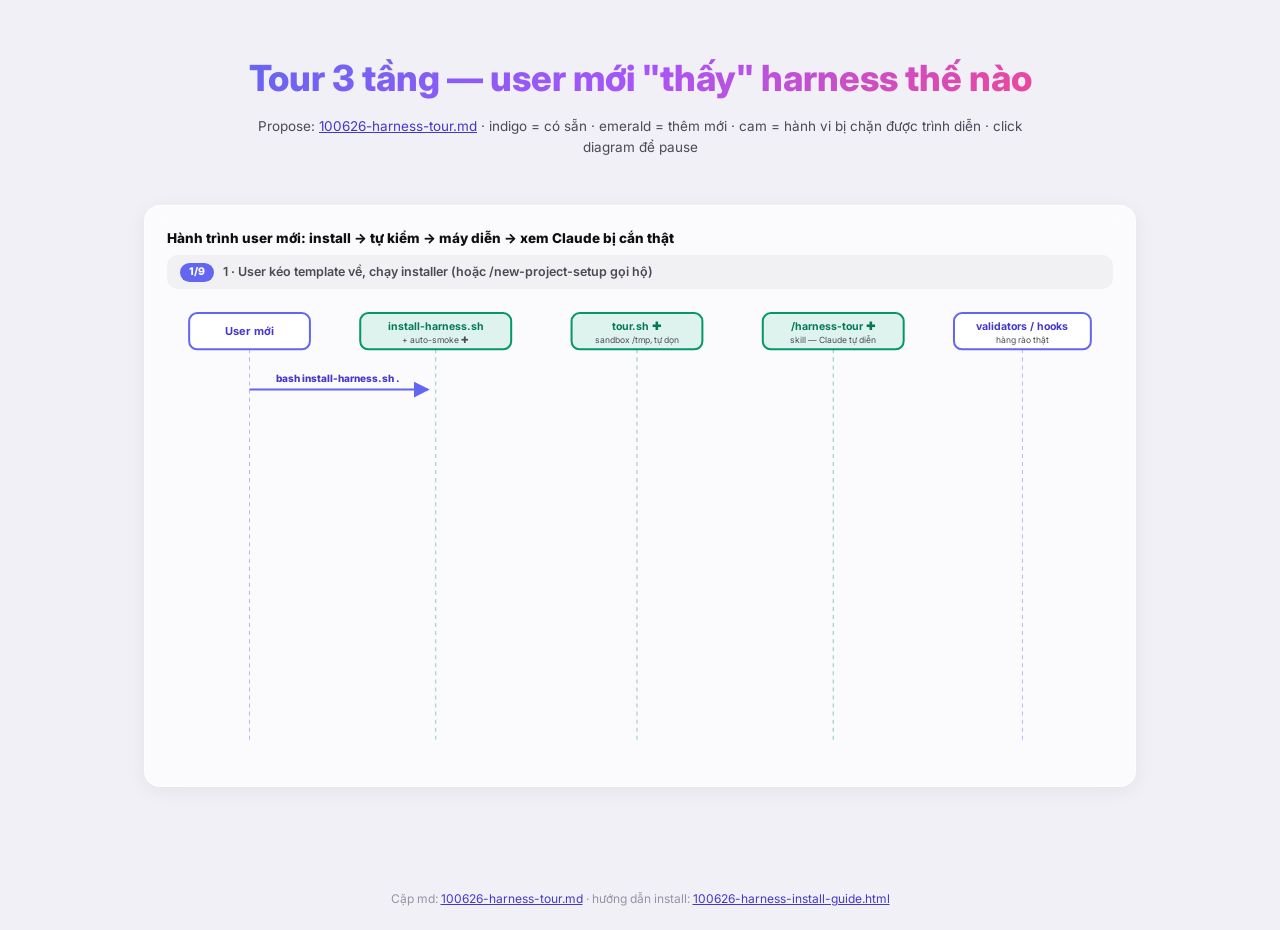
<file: llmwiki/html/100626-harness-tour-seq.html>
<!DOCTYPE html>
<html lang="vi">
<head>
<meta charset="UTF-8">
<meta name="viewport" content="width=device-width, initial-scale=1.0">
<title>Sequence — harness tour 3 tầng (propose 100626)</title>
<link href="https://fonts.googleapis.com/css2?family=Inter:wght@400;500;600;700;800&display=swap" rel="stylesheet">
<style>
:root{--bg:#f2f0f7;--text-2:#4a4a55;--legacy:#6366f1;--legacy-dark:#4338ca;--new:#059669;--new-dark:#047857;--warn:#d97706}
*{margin:0;padding:0;box-sizing:border-box}
body{background:var(--bg);color:#0f0f12;font-family:'Inter',-apple-system,sans-serif;line-height:1.6}
.hero{padding:50px 24px 8px;text-align:center;max-width:840px;margin:0 auto}
.hero h1{font-size:clamp(24px,4vw,36px);font-weight:800;background:linear-gradient(135deg,#6366f1,#a855f7,#ec4899);-webkit-background-clip:text;background-clip:text;color:transparent}
.hero p{margin-top:8px;font-size:13.5px;color:var(--text-2)} .hero a{color:var(--legacy-dark)}
main{max-width:1040px;margin:0 auto;padding:18px 24px 60px}
.diagram-box{background:rgba(255,255,255,.7);backdrop-filter:blur(8px);border:1px solid rgba(255,255,255,.6);
  border-radius:16px;box-shadow:0 4px 20px rgba(0,0,0,.06);padding:22px;margin:20px 0;cursor:pointer}
.diagram-title{font-size:13.5px;font-weight:800;margin-bottom:6px}
.caption{min-height:34px;display:flex;align-items:center;gap:9px;font-size:12.5px;font-weight:600;
  background:rgba(0,0,0,.04);border-radius:10px;padding:6px 13px;margin-bottom:12px;color:var(--text-2)}
.caption .stepno{flex-shrink:0;font-size:10.5px;font-weight:800;background:var(--legacy);color:#fff;border-radius:14px;padding:1px 9px}
svg{width:100%;height:auto;display:block;user-select:none}
.msg{opacity:0;transition:opacity .35s ease}.msg.on{opacity:1}.msg.cur text.lbl{font-weight:800}
footer{text-align:center;font-size:12px;color:#9494a3;padding:22px} footer a{color:var(--legacy-dark)}
</style>
</head>
<body>
<div class="hero">
  <h1>Tour 3 tầng — user mới "thấy" harness thế nào</h1>
  <p>Propose: <a href="../wiki/sources/100626-harness-tour.md">100626-harness-tour.md</a> · indigo = có sẵn · emerald = thêm mới · cam = hành vi bị chặn được trình diễn · click diagram để pause</p>
</div>
<main>
<div class="diagram-box">
  <div class="diagram-title">Hành trình user mới: install → tự kiểm → máy diễn → xem Claude bị cắn thật</div>
  <div class="caption"><span class="stepno">▶</span><span class="captext">Tự chạy lặp…</span></div>
  <svg viewBox="0 0 940 460" xmlns="http://www.w3.org/2000/svg">
    <defs>
      <marker id="t-l" markerWidth="8" markerHeight="8" refX="7" refY="4" orient="auto"><path d="M0,0 L8,4 L0,8 z" fill="#6366f1"/></marker>
      <marker id="t-n" markerWidth="8" markerHeight="8" refX="7" refY="4" orient="auto"><path d="M0,0 L8,4 L0,8 z" fill="#059669"/></marker>
      <marker id="t-w" markerWidth="8" markerHeight="8" refX="7" refY="4" orient="auto"><path d="M0,0 L8,4 L0,8 z" fill="#d97706"/></marker>
    </defs>
    <g><rect x="22" y="12" width="120" height="36" rx="8" fill="rgba(255,255,255,.85)" stroke="#6366f1" stroke-width="2"/><text x="82" y="34" text-anchor="middle" font-size="11" font-weight="700" fill="#4338ca">User mới</text><line x1="82" y1="48" x2="82" y2="438" stroke="#6366f1" stroke-width="1" stroke-dasharray="4 4" opacity=".45"/></g>
    <g><rect x="192" y="12" width="150" height="36" rx="8" fill="rgba(16,185,129,.12)" stroke="#059669" stroke-width="2"/><text x="267" y="29" text-anchor="middle" font-size="10.5" font-weight="700" fill="#047857">install-harness.sh</text><text x="267" y="42" text-anchor="middle" font-size="8.5" fill="#4a4a55">+ auto-smoke ✚</text><line x1="267" y1="48" x2="267" y2="438" stroke="#059669" stroke-width="1" stroke-dasharray="4 4" opacity=".45"/></g>
    <g><rect x="402" y="12" width="130" height="36" rx="8" fill="rgba(16,185,129,.12)" stroke="#059669" stroke-width="2"/><text x="467" y="29" text-anchor="middle" font-size="10.5" font-weight="700" fill="#047857">tour.sh ✚</text><text x="467" y="42" text-anchor="middle" font-size="8.5" fill="#4a4a55">sandbox /tmp, tự dọn</text><line x1="467" y1="48" x2="467" y2="438" stroke="#059669" stroke-width="1" stroke-dasharray="4 4" opacity=".45"/></g>
    <g><rect x="592" y="12" width="140" height="36" rx="8" fill="rgba(16,185,129,.12)" stroke="#059669" stroke-width="2"/><text x="662" y="29" text-anchor="middle" font-size="10.5" font-weight="700" fill="#047857">/harness-tour ✚</text><text x="662" y="42" text-anchor="middle" font-size="8.5" fill="#4a4a55">skill — Claude tự diễn</text><line x1="662" y1="48" x2="662" y2="438" stroke="#059669" stroke-width="1" stroke-dasharray="4 4" opacity=".45"/></g>
    <g><rect x="782" y="12" width="136" height="36" rx="8" fill="rgba(255,255,255,.85)" stroke="#6366f1" stroke-width="2"/><text x="850" y="29" text-anchor="middle" font-size="10.5" font-weight="700" fill="#4338ca">validators / hooks</text><text x="850" y="42" text-anchor="middle" font-size="8.5" fill="#4a4a55">hàng rào thật</text><line x1="850" y1="48" x2="850" y2="438" stroke="#6366f1" stroke-width="1" stroke-dasharray="4 4" opacity=".45"/></g>
    <g class="msg" data-cap="1 · User kéo template về, chạy installer (hoặc /new-project-setup gọi hộ)"><line x1="82" y1="88" x2="259" y2="88" stroke="#6366f1" stroke-width="2" marker-end="url(#t-l)"/><text class="lbl" x="170" y="80" text-anchor="middle" font-size="10" font-weight="600" fill="#4338ca">bash install-harness.sh .</text></g>
    <g class="msg" data-cap="2 · TẦNG 1 — cuối install, auto-smoke bắn 3 phát thử vào validators: R1, R2, R5 đều phải BỊ CHẶN"><line x1="267" y1="126" x2="842" y2="126" stroke="#059669" stroke-width="2" marker-end="url(#t-n)"/><text class="lbl" x="554" y="118" text-anchor="middle" font-size="10" font-weight="600" fill="#047857">auto-smoke: thử vi phạm R1 · R2 · R5</text></g>
    <g class="msg" data-cap="3 · Bảng 'Harness tự kiểm' in ra: 3 dòng BỊ CHẶN ✓ — user thấy hàng rào cắn TRƯỚC khi dùng, 0 effort"><line x1="267" y1="164" x2="90" y2="164" stroke="#d97706" stroke-width="2" stroke-dasharray="5 4" marker-end="url(#t-w)"/><text class="lbl" x="178" y="156" text-anchor="middle" font-size="10" font-weight="600" fill="#b45309">⛔×3 BỊ CHẶN ✓ + lời mời tour</text></g>
    <g class="msg" data-cap="4 · TẦNG 2 (tùy chọn, 1 lệnh) — user chạy tour.sh: máy dựng sandbox, diễn đủ 5 cảnh vi phạm"><line x1="82" y1="202" x2="459" y2="202" stroke="#6366f1" stroke-width="2" marker-end="url(#t-l)"/><text class="lbl" x="270" y="194" text-anchor="middle" font-size="10" font-weight="600" fill="#4338ca">bash harness/scripts/tour.sh</text></g>
    <g class="msg" data-cap="5 · 5 cảnh: ghi raw (Write + bash), thiếu Origin, sai folder, index nói dối, audit JSONL tự sinh — mỗi cảnh in nguyên văn lý do validator chặn"><line x1="467" y1="240" x2="842" y2="240" stroke="#059669" stroke-width="2" marker-end="url(#t-n)"/><text class="lbl" x="654" y="232" text-anchor="middle" font-size="10" font-weight="600" fill="#047857">diễn 5 cảnh trong sandbox → tự dọn</text></g>
    <g class="msg" data-cap="6 · TẦNG 3 (trực quan nhất) — trong phiên Claude Code thật, user gọi /harness-tour"><line x1="82" y1="278" x2="654" y2="278" stroke="#6366f1" stroke-width="2" marker-end="url(#t-l)"/><text class="lbl" x="368" y="270" text-anchor="middle" font-size="10" font-weight="600" fill="#4338ca">gọi /harness-tour trong phiên</text></g>
    <g class="msg" data-cap="7 · Claude CỐ TÌNH vi phạm 3 rule trên project thật: ghi raw/ → deny; thiếu Origin → PostToolUse ép sửa; dừng khi index lệch → Stop hook giữ"><line x1="662" y1="316" x2="842" y2="316" stroke="#059669" stroke-width="2" marker-end="url(#t-n)"/><text class="lbl" x="752" y="308" text-anchor="middle" font-size="10" font-weight="600" fill="#047857">cố tình vi phạm ×3</text></g>
    <g class="msg" data-cap="8 · Hooks cắn Claude sống — Claude tường thuật nguyên văn từng phát chặn cho user xem"><line x1="850" y1="354" x2="670" y2="354" stroke="#d97706" stroke-width="2" stroke-dasharray="5 4" marker-end="url(#t-w)"/><text class="lbl" x="760" y="346" text-anchor="middle" font-size="10" font-weight="600" fill="#b45309">⛔ bị chặn sống ×3 + tường thuật</text></g>
    <g class="msg" data-cap="9 · Tour tự dọn demo (xóa tour-demo.md + row index cùng lượt), kết màn bằng bằng chứng audit JSONL — user hiểu 100% hệ thống làm gì"><line x1="662" y1="392" x2="90" y2="392" stroke="#059669" stroke-width="2" stroke-dasharray="5 4" marker-end="url(#t-n)"/><text class="lbl" x="376" y="384" text-anchor="middle" font-size="10" font-weight="600" fill="#047857">dọn sạch + bằng chứng audit → user tin hệ thống</text></g>
  </svg>
</div>
</main>
<footer>Cặp md: <a href="../wiki/sources/100626-harness-tour.md">100626-harness-tour.md</a> · hướng dẫn install: <a href="100626-harness-install-guide.html">100626-harness-install-guide.html</a></footer>
<script>
document.querySelectorAll('.diagram-box').forEach(box=>{
  const svg=box.querySelector('svg');if(!svg)return;
  const msgs=[...svg.querySelectorAll('g.msg')];
  const captext=box.querySelector('.captext'),stepno=box.querySelector('.stepno');
  let i=0,paused=false,timer=null;const STEP=1700,HOLD=3400;
  function tick(){if(paused)return;
    if(i<msgs.length){msgs.forEach(m=>m.classList.remove('cur'));
      msgs[i].classList.add('on','cur');captext.textContent=msgs[i].dataset.cap;
      stepno.textContent=(i+1)+'/'+msgs.length;i++;timer=setTimeout(tick,STEP);}
    else{timer=setTimeout(()=>{if(paused)return;msgs.forEach(m=>m.classList.remove('on','cur'));i=0;tick();},HOLD);}}
  box.addEventListener('click',()=>{paused=!paused;if(paused)clearTimeout(timer);else tick();});
  setTimeout(tick,400);
});
</script>
</body>
</html>
</file>
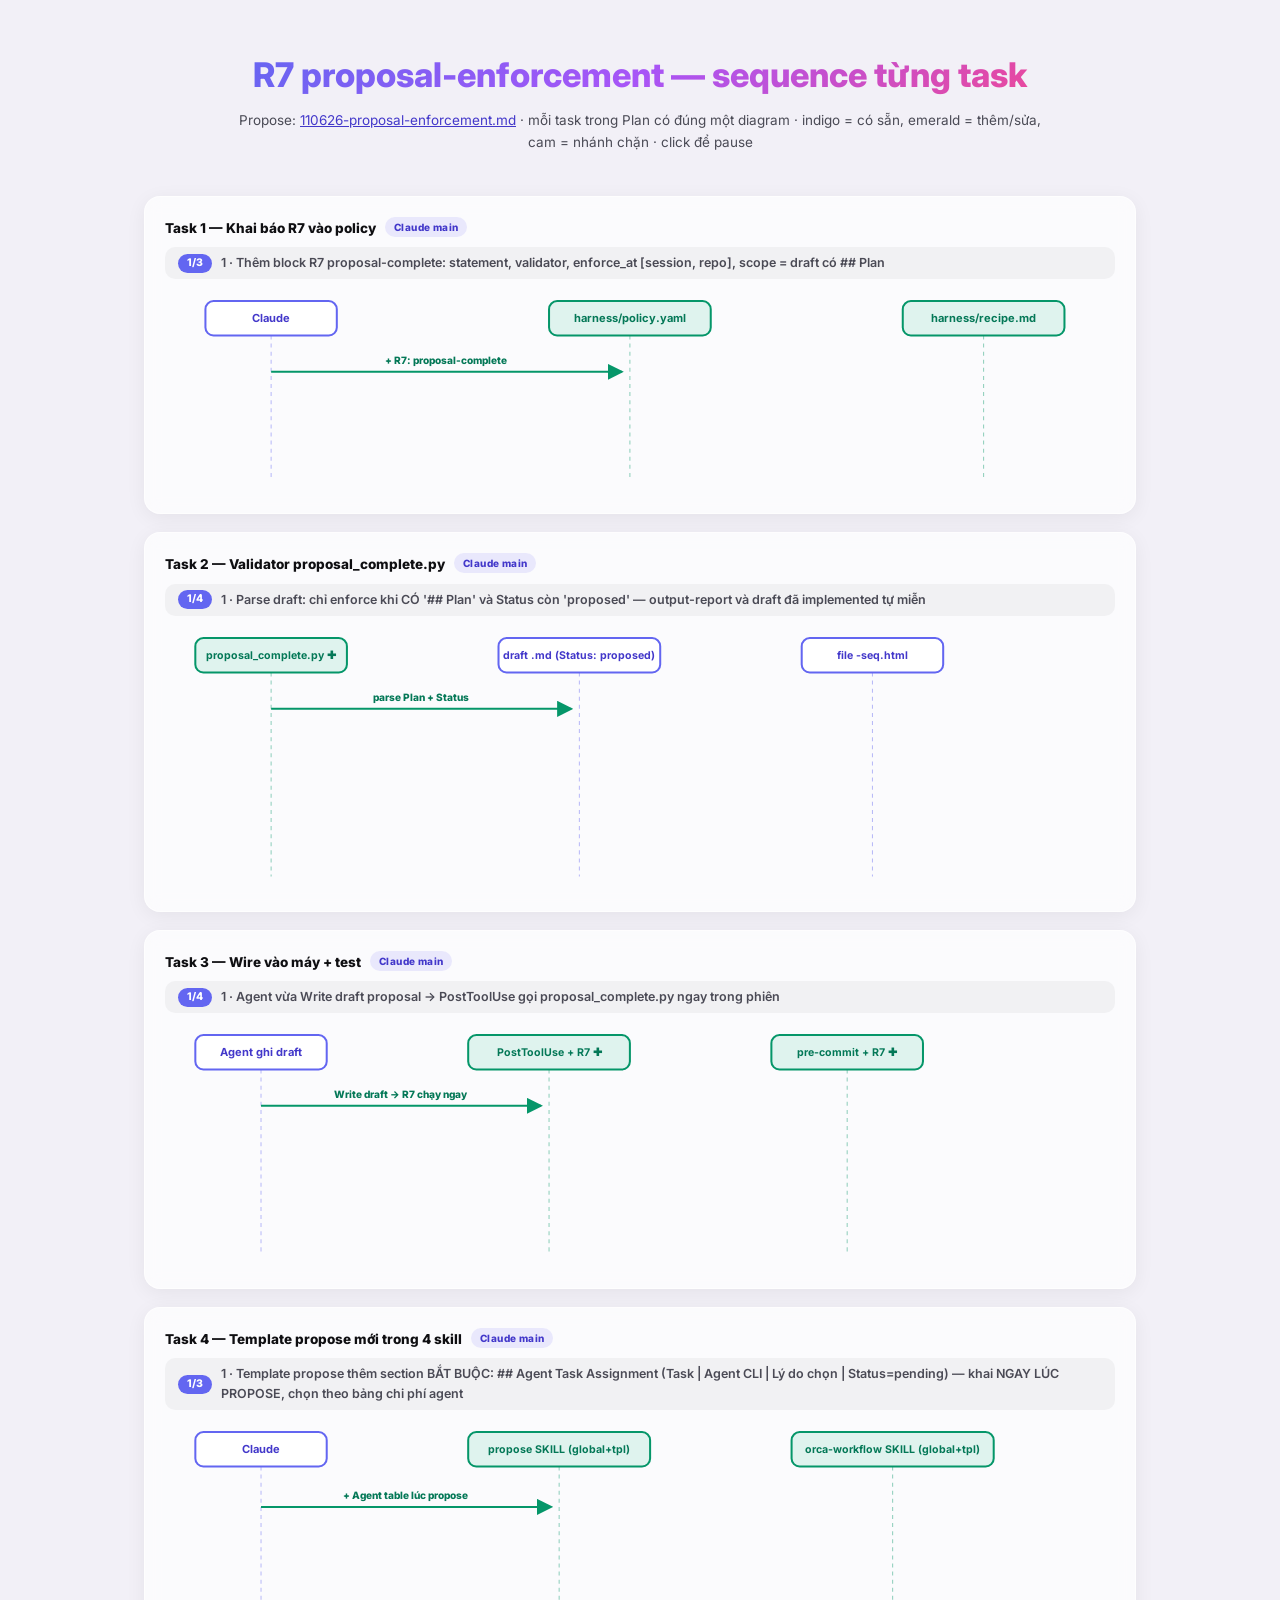
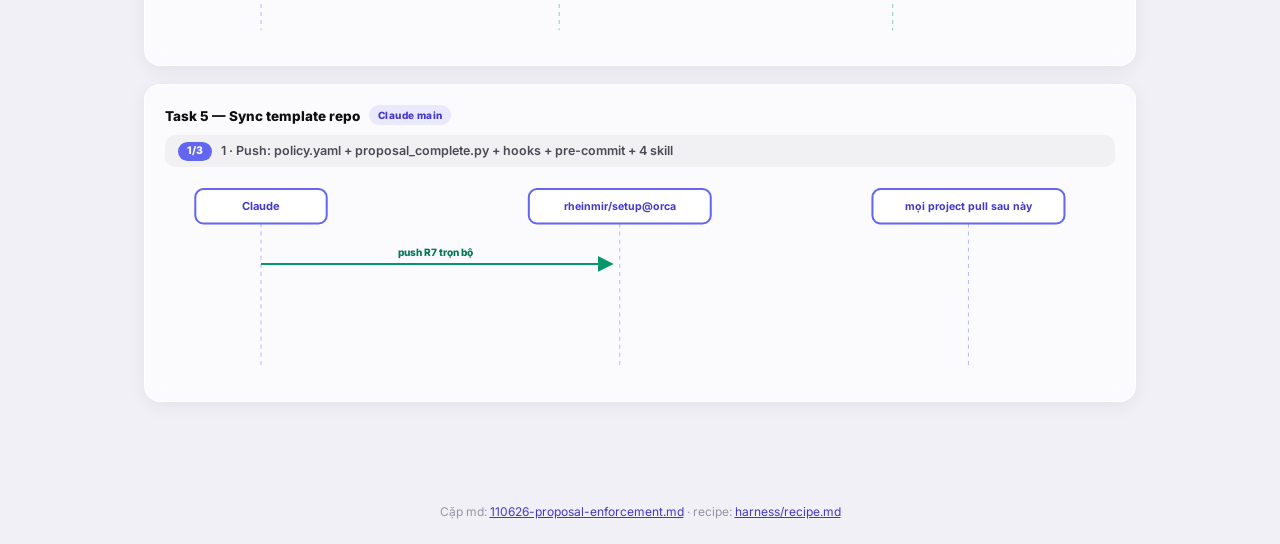
<file: llmwiki/html/110626-proposal-enforcement-seq.html>
<!DOCTYPE html>
<html lang="vi">
<head>
<meta charset="UTF-8">
<meta name="viewport" content="width=device-width, initial-scale=1.0">
<title>Sequence per-task — R7 proposal-enforcement (propose 110626)</title>
<link href="https://fonts.googleapis.com/css2?family=Inter:wght@400;500;600;700;800&display=swap" rel="stylesheet">
<style>
:root{--bg:#f2f0f7;--text-2:#4a4a55;--legacy:#6366f1;--legacy-dark:#4338ca;--new:#059669;--new-dark:#047857;--warn:#d97706}
*{margin:0;padding:0;box-sizing:border-box}
body{background:var(--bg);color:#0f0f12;font-family:'Inter',-apple-system,sans-serif;line-height:1.6}
.hero{padding:48px 24px 8px;text-align:center;max-width:860px;margin:0 auto}
.hero h1{font-size:clamp(22px,3.5vw,34px);font-weight:800;background:linear-gradient(135deg,#6366f1,#a855f7,#ec4899);-webkit-background-clip:text;background-clip:text;color:transparent}
.hero p{margin-top:8px;font-size:13.5px;color:var(--text-2)} .hero a{color:var(--legacy-dark)}
main{max-width:1040px;margin:0 auto;padding:16px 24px 60px}
.diagram-box{background:rgba(255,255,255,.7);backdrop-filter:blur(8px);border:1px solid rgba(255,255,255,.6);
  border-radius:16px;box-shadow:0 4px 20px rgba(0,0,0,.06);padding:20px;margin:18px 0;cursor:pointer}
.diagram-title{font-size:13.5px;font-weight:800;margin-bottom:2px}
.diagram-agent{display:inline-block;font-size:10px;font-weight:800;letter-spacing:.4px;border-radius:14px;padding:2px 9px;background:rgba(99,102,241,.12);color:#4338ca;margin-left:6px;vertical-align:2px}
.caption{min-height:32px;display:flex;align-items:center;gap:9px;font-size:12.5px;font-weight:600;
  background:rgba(0,0,0,.04);border-radius:10px;padding:6px 13px;margin:8px 0 12px;color:var(--text-2)}
.caption .stepno{flex-shrink:0;font-size:10.5px;font-weight:800;background:var(--legacy);color:#fff;border-radius:14px;padding:1px 9px}
svg{width:100%;height:auto;display:block;user-select:none}
.msg{opacity:0;transition:opacity .35s ease}.msg.on{opacity:1}.msg.cur text.lbl{font-weight:800}
footer{text-align:center;font-size:12px;color:#9494a3;padding:22px} footer a{color:var(--legacy-dark)}
</style>
</head>
<body>
<div class="hero">
  <h1>R7 proposal-enforcement — sequence từng task</h1>
  <p>Propose: <a href="../wiki/sources/110626-proposal-enforcement.md">110626-proposal-enforcement.md</a> · mỗi task trong Plan có đúng một diagram · indigo = có sẵn, emerald = thêm/sửa, cam = nhánh chặn · click để pause</p>
</div>
<main>

<div class="diagram-box">
  <div class="diagram-title">Task 1 — Khai báo R7 vào policy <span class="diagram-agent">Claude main</span></div>
  <div class="caption"><span class="stepno">▶</span><span class="captext">…</span></div>
  <svg viewBox="0 0 940 200" xmlns="http://www.w3.org/2000/svg">
    <defs><marker id="m1n" markerWidth="8" markerHeight="8" refX="7" refY="4" orient="auto"><path d="M0,0 L8,4 L0,8 z" fill="#059669"/></marker></defs>
    <g><rect x="40" y="10" width="130" height="34" rx="8" fill="rgba(255,255,255,.85)" stroke="#6366f1" stroke-width="2"/><text x="105" y="31" text-anchor="middle" font-size="11" font-weight="700" fill="#4338ca">Claude</text><line x1="105" y1="44" x2="105" y2="186" stroke="#6366f1" stroke-width="1" stroke-dasharray="4 4" opacity=".45"/></g>
    <g><rect x="380" y="10" width="160" height="34" rx="8" fill="rgba(16,185,129,.12)" stroke="#059669" stroke-width="2"/><text x="460" y="31" text-anchor="middle" font-size="11" font-weight="700" fill="#047857">harness/policy.yaml</text><line x1="460" y1="44" x2="460" y2="186" stroke="#059669" stroke-width="1" stroke-dasharray="4 4" opacity=".45"/></g>
    <g><rect x="730" y="10" width="160" height="34" rx="8" fill="rgba(16,185,129,.12)" stroke="#059669" stroke-width="2"/><text x="810" y="31" text-anchor="middle" font-size="11" font-weight="700" fill="#047857">harness/recipe.md</text><line x1="810" y1="44" x2="810" y2="186" stroke="#059669" stroke-width="1" stroke-dasharray="4 4" opacity=".45"/></g>
    <g class="msg" data-cap="1 · Thêm block R7 proposal-complete: statement, validator, enforce_at [session, repo], scope = draft có ## Plan"><line x1="105" y1="80" x2="452" y2="80" stroke="#059669" stroke-width="2" marker-end="url(#m1n)"/><text class="lbl" x="278" y="72" text-anchor="middle" font-size="10" font-weight="600" fill="#047857">+ R7: proposal-complete</text></g>
    <g class="msg" data-cap="2 · Khai báo điều kiện: Agent-table ≥1 row · seq html tồn tại · diagram-box ≥ số task"><line x1="105" y1="120" x2="452" y2="120" stroke="#059669" stroke-width="2" marker-end="url(#m1n)"/><text class="lbl" x="278" y="112" text-anchor="middle" font-size="10" font-weight="600" fill="#047857">điều kiện a/b/c dạng khai báo</text></g>
    <g class="msg" data-cap="3 · recipe.md: bảng validators thêm dòng R7 — vendor mới cook theo cùng contract"><line x1="105" y1="160" x2="802" y2="160" stroke="#059669" stroke-width="2" marker-end="url(#m1n)"/><text class="lbl" x="455" y="152" text-anchor="middle" font-size="10" font-weight="600" fill="#047857">recipe: + R7 vào bảng rule</text></g>
  </svg>
</div>

<div class="diagram-box">
  <div class="diagram-title">Task 2 — Validator proposal_complete.py <span class="diagram-agent">Claude main</span></div>
  <div class="caption"><span class="stepno">▶</span><span class="captext">…</span></div>
  <svg viewBox="0 0 940 260" xmlns="http://www.w3.org/2000/svg">
    <defs><marker id="m2n" markerWidth="8" markerHeight="8" refX="7" refY="4" orient="auto"><path d="M0,0 L8,4 L0,8 z" fill="#059669"/></marker><marker id="m2w" markerWidth="8" markerHeight="8" refX="7" refY="4" orient="auto"><path d="M0,0 L8,4 L0,8 z" fill="#d97706"/></marker></defs>
    <g><rect x="30" y="10" width="150" height="34" rx="8" fill="rgba(16,185,129,.12)" stroke="#059669" stroke-width="2"/><text x="105" y="31" text-anchor="middle" font-size="10.5" font-weight="700" fill="#047857">proposal_complete.py ✚</text><line x1="105" y1="44" x2="105" y2="246" stroke="#059669" stroke-width="1" stroke-dasharray="4 4" opacity=".45"/></g>
    <g><rect x="330" y="10" width="160" height="34" rx="8" fill="rgba(255,255,255,.85)" stroke="#6366f1" stroke-width="2"/><text x="410" y="31" text-anchor="middle" font-size="10.5" font-weight="700" fill="#4338ca">draft .md (Status: proposed)</text><line x1="410" y1="44" x2="410" y2="246" stroke="#6366f1" stroke-width="1" stroke-dasharray="4 4" opacity=".45"/></g>
    <g><rect x="630" y="10" width="140" height="34" rx="8" fill="rgba(255,255,255,.85)" stroke="#6366f1" stroke-width="2"/><text x="700" y="31" text-anchor="middle" font-size="10.5" font-weight="700" fill="#4338ca">file -seq.html</text><line x1="700" y1="44" x2="700" y2="246" stroke="#6366f1" stroke-width="1" stroke-dasharray="4 4" opacity=".45"/></g>
    <g class="msg" data-cap="1 · Parse draft: chỉ enforce khi CÓ '## Plan' và Status còn 'proposed' — output-report và draft đã implemented tự miễn"><line x1="105" y1="80" x2="402" y2="80" stroke="#059669" stroke-width="2" marker-end="url(#m2n)"/><text class="lbl" x="253" y="72" text-anchor="middle" font-size="10" font-weight="600" fill="#047857">parse Plan + Status</text></g>
    <g class="msg" data-cap="2 · Check (a): bảng ## Agent Task Assignment ≥1 row, không ô Agent trống → thiếu = exit 2 'proposal chưa khai ai làm'"><line x1="105" y1="120" x2="402" y2="120" stroke="#059669" stroke-width="2" marker-end="url(#m2n)"/><text class="lbl" x="253" y="112" text-anchor="middle" font-size="10" font-weight="600" fill="#047857">(a) Agent table đủ và không trống</text></g>
    <g class="msg" data-cap="3 · Check (b): link **Sequence diagram** phải trỏ tới file .html TỒN TẠI trên disk"><line x1="105" y1="160" x2="692" y2="160" stroke="#059669" stroke-width="2" marker-end="url(#m2n)"/><text class="lbl" x="398" y="152" text-anchor="middle" font-size="10" font-weight="600" fill="#047857">(b) seq html tồn tại</text></g>
    <g class="msg" data-cap="4 · Check (c): đếm diagram-box trong html ≥ số task '- [ ]' trong Plan — mỗi phần việc phải có diagram riêng, thiếu = exit 2 kèm số đếm"><line x1="700" y1="200" x2="113" y2="200" stroke="#d97706" stroke-width="2" stroke-dasharray="5 4" marker-end="url(#m2w)"/><text class="lbl" x="406" y="192" text-anchor="middle" font-size="10" font-weight="600" fill="#b45309">(c) diagram-box ≥ task count, thiếu → exit 2</text></g>
  </svg>
</div>

<div class="diagram-box">
  <div class="diagram-title">Task 3 — Wire vào máy + test <span class="diagram-agent">Claude main</span></div>
  <div class="caption"><span class="stepno">▶</span><span class="captext">…</span></div>
  <svg viewBox="0 0 940 240" xmlns="http://www.w3.org/2000/svg">
    <defs><marker id="m3n" markerWidth="8" markerHeight="8" refX="7" refY="4" orient="auto"><path d="M0,0 L8,4 L0,8 z" fill="#059669"/></marker><marker id="m3w" markerWidth="8" markerHeight="8" refX="7" refY="4" orient="auto"><path d="M0,0 L8,4 L0,8 z" fill="#d97706"/></marker></defs>
    <g><rect x="30" y="10" width="130" height="34" rx="8" fill="rgba(255,255,255,.85)" stroke="#6366f1" stroke-width="2"/><text x="95" y="31" text-anchor="middle" font-size="11" font-weight="700" fill="#4338ca">Agent ghi draft</text><line x1="95" y1="44" x2="95" y2="226" stroke="#6366f1" stroke-width="1" stroke-dasharray="4 4" opacity=".45"/></g>
    <g><rect x="300" y="10" width="160" height="34" rx="8" fill="rgba(16,185,129,.12)" stroke="#059669" stroke-width="2"/><text x="380" y="31" text-anchor="middle" font-size="10.5" font-weight="700" fill="#047857">PostToolUse + R7 ✚</text><line x1="380" y1="44" x2="380" y2="226" stroke="#059669" stroke-width="1" stroke-dasharray="4 4" opacity=".45"/></g>
    <g><rect x="600" y="10" width="150" height="34" rx="8" fill="rgba(16,185,129,.12)" stroke="#059669" stroke-width="2"/><text x="675" y="31" text-anchor="middle" font-size="10.5" font-weight="700" fill="#047857">pre-commit + R7 ✚</text><line x1="675" y1="44" x2="675" y2="226" stroke="#059669" stroke-width="1" stroke-dasharray="4 4" opacity=".45"/></g>
    <g class="msg" data-cap="1 · Agent vừa Write draft proposal → PostToolUse gọi proposal_complete.py ngay trong phiên"><line x1="95" y1="80" x2="372" y2="80" stroke="#059669" stroke-width="2" marker-end="url(#m3n)"/><text class="lbl" x="233" y="72" text-anchor="middle" font-size="10" font-weight="600" fill="#047857">Write draft → R7 chạy ngay</text></g>
    <g class="msg" data-cap="2 · Thiếu Agent table / seq html / diagram per-task → exit 2, stderr ép agent bổ sung TRƯỚC khi dám hỏi 'Duyệt không?'"><line x1="380" y1="120" x2="103" y2="120" stroke="#d97706" stroke-width="2" stroke-dasharray="5 4" marker-end="url(#m3w)"/><text class="lbl" x="241" y="112" text-anchor="middle" font-size="10" font-weight="600" fill="#b45309">exit 2 → bổ sung rồi mới được gate</text></g>
    <g class="msg" data-cap="3 · Lớp 2: pre-commit chạy lại đúng validator trên draft staged — proposal lọt lưới phiên cũng không commit được"><line x1="380" y1="160" x2="667" y2="160" stroke="#059669" stroke-width="2" marker-end="url(#m3n)"/><text class="lbl" x="523" y="152" text-anchor="middle" font-size="10" font-weight="600" fill="#047857">cùng script, gate commit</text></g>
    <g class="msg" data-cap="4 · Test sandbox: draft thiếu từng thứ một (table/html/diagram-count) phải exit 2; draft đủ + output-report phải pass"><line x1="675" y1="200" x2="103" y2="200" stroke="#059669" stroke-width="2" stroke-dasharray="5 4" marker-end="url(#m3n)"/><text class="lbl" x="389" y="192" text-anchor="middle" font-size="10" font-weight="600" fill="#047857">test đủ nhánh pass/fail</text></g>
  </svg>
</div>

<div class="diagram-box">
  <div class="diagram-title">Task 4 — Template propose mới trong 4 skill <span class="diagram-agent">Claude main</span></div>
  <div class="caption"><span class="stepno">▶</span><span class="captext">…</span></div>
  <svg viewBox="0 0 940 220" xmlns="http://www.w3.org/2000/svg">
    <defs><marker id="m4n" markerWidth="8" markerHeight="8" refX="7" refY="4" orient="auto"><path d="M0,0 L8,4 L0,8 z" fill="#059669"/></marker></defs>
    <g><rect x="30" y="10" width="130" height="34" rx="8" fill="rgba(255,255,255,.85)" stroke="#6366f1" stroke-width="2"/><text x="95" y="31" text-anchor="middle" font-size="11" font-weight="700" fill="#4338ca">Claude</text><line x1="95" y1="44" x2="95" y2="206" stroke="#6366f1" stroke-width="1" stroke-dasharray="4 4" opacity=".45"/></g>
    <g><rect x="300" y="10" width="180" height="34" rx="8" fill="rgba(16,185,129,.12)" stroke="#059669" stroke-width="2"/><text x="390" y="31" text-anchor="middle" font-size="10.5" font-weight="700" fill="#047857">propose SKILL (global+tpl)</text><line x1="390" y1="44" x2="390" y2="206" stroke="#059669" stroke-width="1" stroke-dasharray="4 4" opacity=".45"/></g>
    <g><rect x="620" y="10" width="200" height="34" rx="8" fill="rgba(16,185,129,.12)" stroke="#059669" stroke-width="2"/><text x="720" y="31" text-anchor="middle" font-size="10.5" font-weight="700" fill="#047857">orca-workflow SKILL (global+tpl)</text><line x1="720" y1="44" x2="720" y2="206" stroke="#059669" stroke-width="1" stroke-dasharray="4 4" opacity=".45"/></g>
    <g class="msg" data-cap="1 · Template propose thêm section BẮT BUỘC: ## Agent Task Assignment (Task | Agent CLI | Lý do chọn | Status=pending) — khai NGAY LÚC PROPOSE, chọn theo bảng chi phí agent"><line x1="95" y1="84" x2="382" y2="84" stroke="#059669" stroke-width="2" marker-end="url(#m4n)"/><text class="lbl" x="238" y="76" text-anchor="middle" font-size="10" font-weight="600" fill="#047857">+ Agent table lúc propose</text></g>
    <g class="msg" data-cap="2 · Yêu cầu seq đổi từ 'per flow' → 'MỖI task trong Plan một diagram, gắn badge agent phụ trách'"><line x1="95" y1="128" x2="382" y2="128" stroke="#059669" stroke-width="2" marker-end="url(#m4n)"/><text class="lbl" x="238" y="120" text-anchor="middle" font-size="10" font-weight="600" fill="#047857">seq per-task + badge agent</text></g>
    <g class="msg" data-cap="3 · orca-workflow Bước 2: cùng yêu cầu; Output Report giữ bảng cũ nhưng giờ chỉ là CẬP NHẬT status của bảng đã khai lúc propose"><line x1="95" y1="172" x2="712" y2="172" stroke="#059669" stroke-width="2" marker-end="url(#m4n)"/><text class="lbl" x="403" y="164" text-anchor="middle" font-size="10" font-weight="600" fill="#047857">Bước 2 đồng bộ + Output Report = update status</text></g>
  </svg>
</div>

<div class="diagram-box">
  <div class="diagram-title">Task 5 — Sync template repo <span class="diagram-agent">Claude main</span></div>
  <div class="caption"><span class="stepno">▶</span><span class="captext">…</span></div>
  <svg viewBox="0 0 940 200" xmlns="http://www.w3.org/2000/svg">
    <defs><marker id="m5n" markerWidth="8" markerHeight="8" refX="7" refY="4" orient="auto"><path d="M0,0 L8,4 L0,8 z" fill="#059669"/></marker></defs>
    <g><rect x="30" y="10" width="130" height="34" rx="8" fill="rgba(255,255,255,.85)" stroke="#6366f1" stroke-width="2"/><text x="95" y="31" text-anchor="middle" font-size="11" font-weight="700" fill="#4338ca">Claude</text><line x1="95" y1="44" x2="95" y2="186" stroke="#6366f1" stroke-width="1" stroke-dasharray="4 4" opacity=".45"/></g>
    <g><rect x="360" y="10" width="180" height="34" rx="8" fill="rgba(255,255,255,.85)" stroke="#6366f1" stroke-width="2"/><text x="450" y="31" text-anchor="middle" font-size="10.5" font-weight="700" fill="#4338ca">rheinmir/setup@orca</text><line x1="450" y1="44" x2="450" y2="186" stroke="#6366f1" stroke-width="1" stroke-dasharray="4 4" opacity=".45"/></g>
    <g><rect x="700" y="10" width="190" height="34" rx="8" fill="rgba(255,255,255,.85)" stroke="#6366f1" stroke-width="2"/><text x="795" y="31" text-anchor="middle" font-size="10.5" font-weight="700" fill="#4338ca">mọi project pull sau này</text><line x1="795" y1="44" x2="795" y2="186" stroke="#6366f1" stroke-width="1" stroke-dasharray="4 4" opacity=".45"/></g>
    <g class="msg" data-cap="1 · Push: policy.yaml + proposal_complete.py + hooks + pre-commit + 4 skill"><line x1="95" y1="84" x2="442" y2="84" stroke="#059669" stroke-width="2" marker-end="url(#m5n)"/><text class="lbl" x="268" y="76" text-anchor="middle" font-size="10" font-weight="600" fill="#047857">push R7 trọn bộ</text></g>
    <g class="msg" data-cap="2 · Clone verify lại đúng nội dung trên orca HEAD"><line x1="450" y1="124" x2="103" y2="124" stroke="#059669" stroke-width="2" stroke-dasharray="5 4" marker-end="url(#m5n)"/><text class="lbl" x="276" y="116" text-anchor="middle" font-size="10" font-weight="600" fill="#047857">clone verify</text></g>
    <g class="msg" data-cap="3 · Từ giờ project nào pull template / npx skills add đều có R7: proposal thiếu task-list hay seq per-task là máy chặn, không phải nhờ model nhớ"><line x1="450" y1="164" x2="787" y2="164" stroke="#059669" stroke-width="2" marker-end="url(#m5n)"/><text class="lbl" x="618" y="156" text-anchor="middle" font-size="10" font-weight="600" fill="#047857">mọi project sau hưởng R7</text></g>
  </svg>
</div>

</main>
<footer>Cặp md: <a href="../wiki/sources/110626-proposal-enforcement.md">110626-proposal-enforcement.md</a> · recipe: <a href="../../harness/recipe.md">harness/recipe.md</a></footer>
<script>
document.querySelectorAll('.diagram-box').forEach(box=>{
  const svg=box.querySelector('svg');if(!svg)return;
  const msgs=[...svg.querySelectorAll('g.msg')];
  const captext=box.querySelector('.captext'),stepno=box.querySelector('.stepno');
  let i=0,paused=false,timer=null;const STEP=1700,HOLD=3000;
  function tick(){if(paused)return;
    if(i<msgs.length){msgs.forEach(m=>m.classList.remove('cur'));
      msgs[i].classList.add('on','cur');captext.textContent=msgs[i].dataset.cap;
      stepno.textContent=(i+1)+'/'+msgs.length;i++;timer=setTimeout(tick,STEP);}
    else{timer=setTimeout(()=>{if(paused)return;msgs.forEach(m=>m.classList.remove('on','cur'));i=0;tick();},HOLD);}}
  box.addEventListener('click',()=>{paused=!paused;if(paused)clearTimeout(timer);else tick();});
  setTimeout(tick,400);
});
</script>
</body>
</html>
</file>
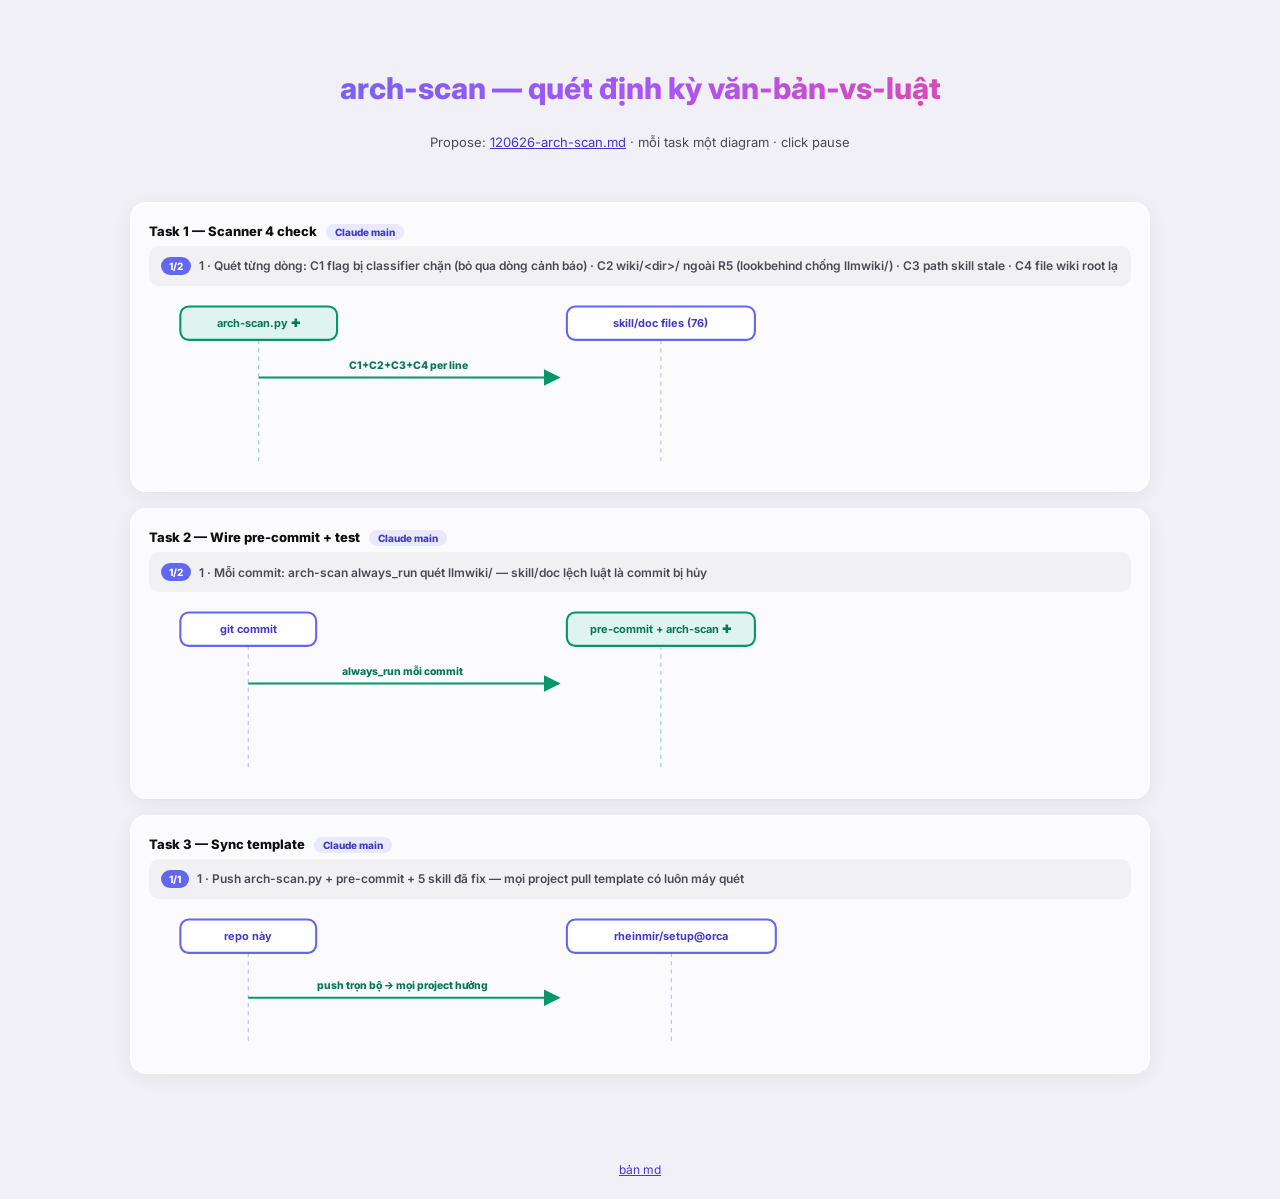
<file: llmwiki/html/120626-arch-scan-seq.html>
<!DOCTYPE html>
<html lang="vi"><head><meta charset="UTF-8"><meta name="viewport" content="width=device-width, initial-scale=1.0">
<title>Sequence per-task — arch-scan (120626)</title>
<link href="https://fonts.googleapis.com/css2?family=Inter:wght@400;600;800&display=swap" rel="stylesheet">
<style>
body{background:#f2f0f7;color:#0f0f12;font-family:'Inter',sans-serif;line-height:1.6;margin:0}
.hero{padding:44px 24px 6px;text-align:center;max-width:840px;margin:0 auto}
.hero h1{font-size:clamp(20px,3.5vw,30px);font-weight:800;background:linear-gradient(135deg,#6366f1,#a855f7,#ec4899);-webkit-background-clip:text;background-clip:text;color:transparent}
.hero p{font-size:13px;color:#4a4a55}.hero a{color:#4338ca}
main{max-width:1020px;margin:0 auto;padding:14px 24px 50px}
.diagram-box{background:rgba(255,255,255,.7);border:1px solid rgba(255,255,255,.6);border-radius:16px;box-shadow:0 4px 20px rgba(0,0,0,.06);padding:18px;margin:16px 0;cursor:pointer}
.dt{font-size:13px;font-weight:800;margin-bottom:4px}
.badge{font-size:10px;font-weight:800;border-radius:14px;padding:2px 9px;background:rgba(99,102,241,.12);color:#4338ca;margin-left:6px}
.caption{min-height:30px;display:flex;align-items:center;gap:8px;font-size:12px;font-weight:600;background:rgba(0,0,0,.04);border-radius:10px;padding:5px 12px;margin-bottom:10px;color:#4a4a55}
.caption .stepno{font-size:10px;font-weight:800;background:#6366f1;color:#fff;border-radius:14px;padding:1px 8px;flex-shrink:0}
svg{width:100%;height:auto;display:block}.msg{opacity:0;transition:opacity .35s}.msg.on{opacity:1}.msg.cur text{font-weight:800}
footer{text-align:center;font-size:12px;color:#9494a3;padding:20px}footer a{color:#4338ca}
</style></head><body>
<div class="hero"><h1>arch-scan — quét định kỳ văn-bản-vs-luật</h1>
<p>Propose: <a href="../wiki/draft/orca/120626-arch-scan.md">120626-arch-scan.md</a> · mỗi task một diagram · click pause</p></div>
<main>
<div class="diagram-box"><div class="dt">Task 1 — Scanner 4 check <span class="badge">Claude main</span></div>
<div class="caption"><span class="stepno">▶</span><span class="captext">…</span></div>
<svg viewBox="0 0 940 170" xmlns="http://www.w3.org/2000/svg">
<defs><marker id="a1" markerWidth="8" markerHeight="8" refX="7" refY="4" orient="auto"><path d="M0,0 L8,4 L0,8 z" fill="#059669"/></marker></defs>
<g><rect x="30" y="10" width="150" height="32" rx="8" fill="rgba(16,185,129,.12)" stroke="#059669" stroke-width="2"/><text x="105" y="30" text-anchor="middle" font-size="10.5" font-weight="700" fill="#047857">arch-scan.py ✚</text><line x1="105" y1="42" x2="105" y2="158" stroke="#059669" stroke-dasharray="4 4" opacity=".45"/></g>
<g><rect x="400" y="10" width="180" height="32" rx="8" fill="rgba(255,255,255,.85)" stroke="#6366f1" stroke-width="2"/><text x="490" y="30" text-anchor="middle" font-size="10.5" font-weight="700" fill="#4338ca">skill/doc files (76)</text><line x1="490" y1="42" x2="490" y2="158" stroke="#6366f1" stroke-dasharray="4 4" opacity=".45"/></g>
<g class="msg" data-cap="1 · Quét từng dòng: C1 flag bị classifier chặn (bỏ qua dòng cảnh báo) · C2 wiki/<dir>/ ngoài R5 (lookbehind chống llmwiki/) · C3 path skill stale · C4 file wiki root lạ"><line x1="105" y1="78" x2="392" y2="78" stroke="#059669" stroke-width="2" marker-end="url(#a1)"/><text x="248" y="70" text-anchor="middle" font-size="10" font-weight="600" fill="#047857">C1+C2+C3+C4 per line</text></g>
<g class="msg" data-cap="2 · Có finding → exit 2 + liệt kê file:line; --warn-only cho cron. Lần chạy đầu bắt luôn 8 finding audit tay bỏ sót"><line x1="490" y1="120" x2="113" y2="120" stroke="#d97706" stroke-width="2" stroke-dasharray="5 4" marker-end="url(#a1)"/><text x="300" y="112" text-anchor="middle" font-size="10" font-weight="600" fill="#b45309">exit 2 + danh sách file:line</text></g>
</svg></div>
<div class="diagram-box"><div class="dt">Task 2 — Wire pre-commit + test <span class="badge">Claude main</span></div>
<div class="caption"><span class="stepno">▶</span><span class="captext">…</span></div>
<svg viewBox="0 0 940 170" xmlns="http://www.w3.org/2000/svg">
<defs><marker id="a2" markerWidth="8" markerHeight="8" refX="7" refY="4" orient="auto"><path d="M0,0 L8,4 L0,8 z" fill="#059669"/></marker></defs>
<g><rect x="30" y="10" width="130" height="32" rx="8" fill="rgba(255,255,255,.85)" stroke="#6366f1" stroke-width="2"/><text x="95" y="30" text-anchor="middle" font-size="10.5" font-weight="700" fill="#4338ca">git commit</text><line x1="95" y1="42" x2="95" y2="158" stroke="#6366f1" stroke-dasharray="4 4" opacity=".45"/></g>
<g><rect x="400" y="10" width="180" height="32" rx="8" fill="rgba(16,185,129,.12)" stroke="#059669" stroke-width="2"/><text x="490" y="30" text-anchor="middle" font-size="10.5" font-weight="700" fill="#047857">pre-commit + arch-scan ✚</text><line x1="490" y1="42" x2="490" y2="158" stroke="#059669" stroke-dasharray="4 4" opacity=".45"/></g>
<g class="msg" data-cap="1 · Mỗi commit: arch-scan always_run quét llmwiki/ — skill/doc lệch luật là commit bị hủy"><line x1="95" y1="78" x2="392" y2="78" stroke="#059669" stroke-width="2" marker-end="url(#a2)"/><text x="243" y="70" text-anchor="middle" font-size="10" font-weight="600" fill="#047857">always_run mỗi commit</text></g>
<g class="msg" data-cap="2 · Test: repo sạch rc=0; file cố tình lỗi bắt đủ 4 loại rc=2"><line x1="490" y1="120" x2="103" y2="120" stroke="#059669" stroke-width="2" stroke-dasharray="5 4" marker-end="url(#a2)"/><text x="296" y="112" text-anchor="middle" font-size="10" font-weight="600" fill="#047857">test 2 chiều pass/fail</text></g>
</svg></div>
<div class="diagram-box"><div class="dt">Task 3 — Sync template <span class="badge">Claude main</span></div>
<div class="caption"><span class="stepno">▶</span><span class="captext">…</span></div>
<svg viewBox="0 0 940 140" xmlns="http://www.w3.org/2000/svg">
<defs><marker id="a3" markerWidth="8" markerHeight="8" refX="7" refY="4" orient="auto"><path d="M0,0 L8,4 L0,8 z" fill="#059669"/></marker></defs>
<g><rect x="30" y="10" width="130" height="32" rx="8" fill="rgba(255,255,255,.85)" stroke="#6366f1" stroke-width="2"/><text x="95" y="30" text-anchor="middle" font-size="10.5" font-weight="700" fill="#4338ca">repo này</text><line x1="95" y1="42" x2="95" y2="128" stroke="#6366f1" stroke-dasharray="4 4" opacity=".45"/></g>
<g><rect x="400" y="10" width="200" height="32" rx="8" fill="rgba(255,255,255,.85)" stroke="#6366f1" stroke-width="2"/><text x="500" y="30" text-anchor="middle" font-size="10.5" font-weight="700" fill="#4338ca">rheinmir/setup@orca</text><line x1="500" y1="42" x2="500" y2="128" stroke="#6366f1" stroke-dasharray="4 4" opacity=".45"/></g>
<g class="msg" data-cap="1 · Push arch-scan.py + pre-commit + 5 skill đã fix — mọi project pull template có luôn máy quét"><line x1="95" y1="85" x2="392" y2="85" stroke="#059669" stroke-width="2" marker-end="url(#a3)"/><text x="243" y="77" text-anchor="middle" font-size="10" font-weight="600" fill="#047857">push trọn bộ → mọi project hưởng</text></g>
</svg></div>
</main>
<footer><a href="../wiki/draft/orca/120626-arch-scan.md">bản md</a></footer>
<script>
document.querySelectorAll('.diagram-box').forEach(box=>{const svg=box.querySelector('svg');if(!svg)return;
const m=[...svg.querySelectorAll('g.msg')],c=box.querySelector('.captext'),n=box.querySelector('.stepno');
let i=0,p=false,t=null;function tick(){if(p)return;if(i<m.length){m.forEach(x=>x.classList.remove('cur'));
m[i].classList.add('on','cur');c.textContent=m[i].dataset.cap;n.textContent=(i+1)+'/'+m.length;i++;t=setTimeout(tick,1900);}
else{t=setTimeout(()=>{if(p)return;m.forEach(x=>x.classList.remove('on','cur'));i=0;tick();},3000);}}
box.addEventListener('click',()=>{p=!p;if(p)clearTimeout(t);else tick();});setTimeout(tick,400);});
</script></body></html>
</file>
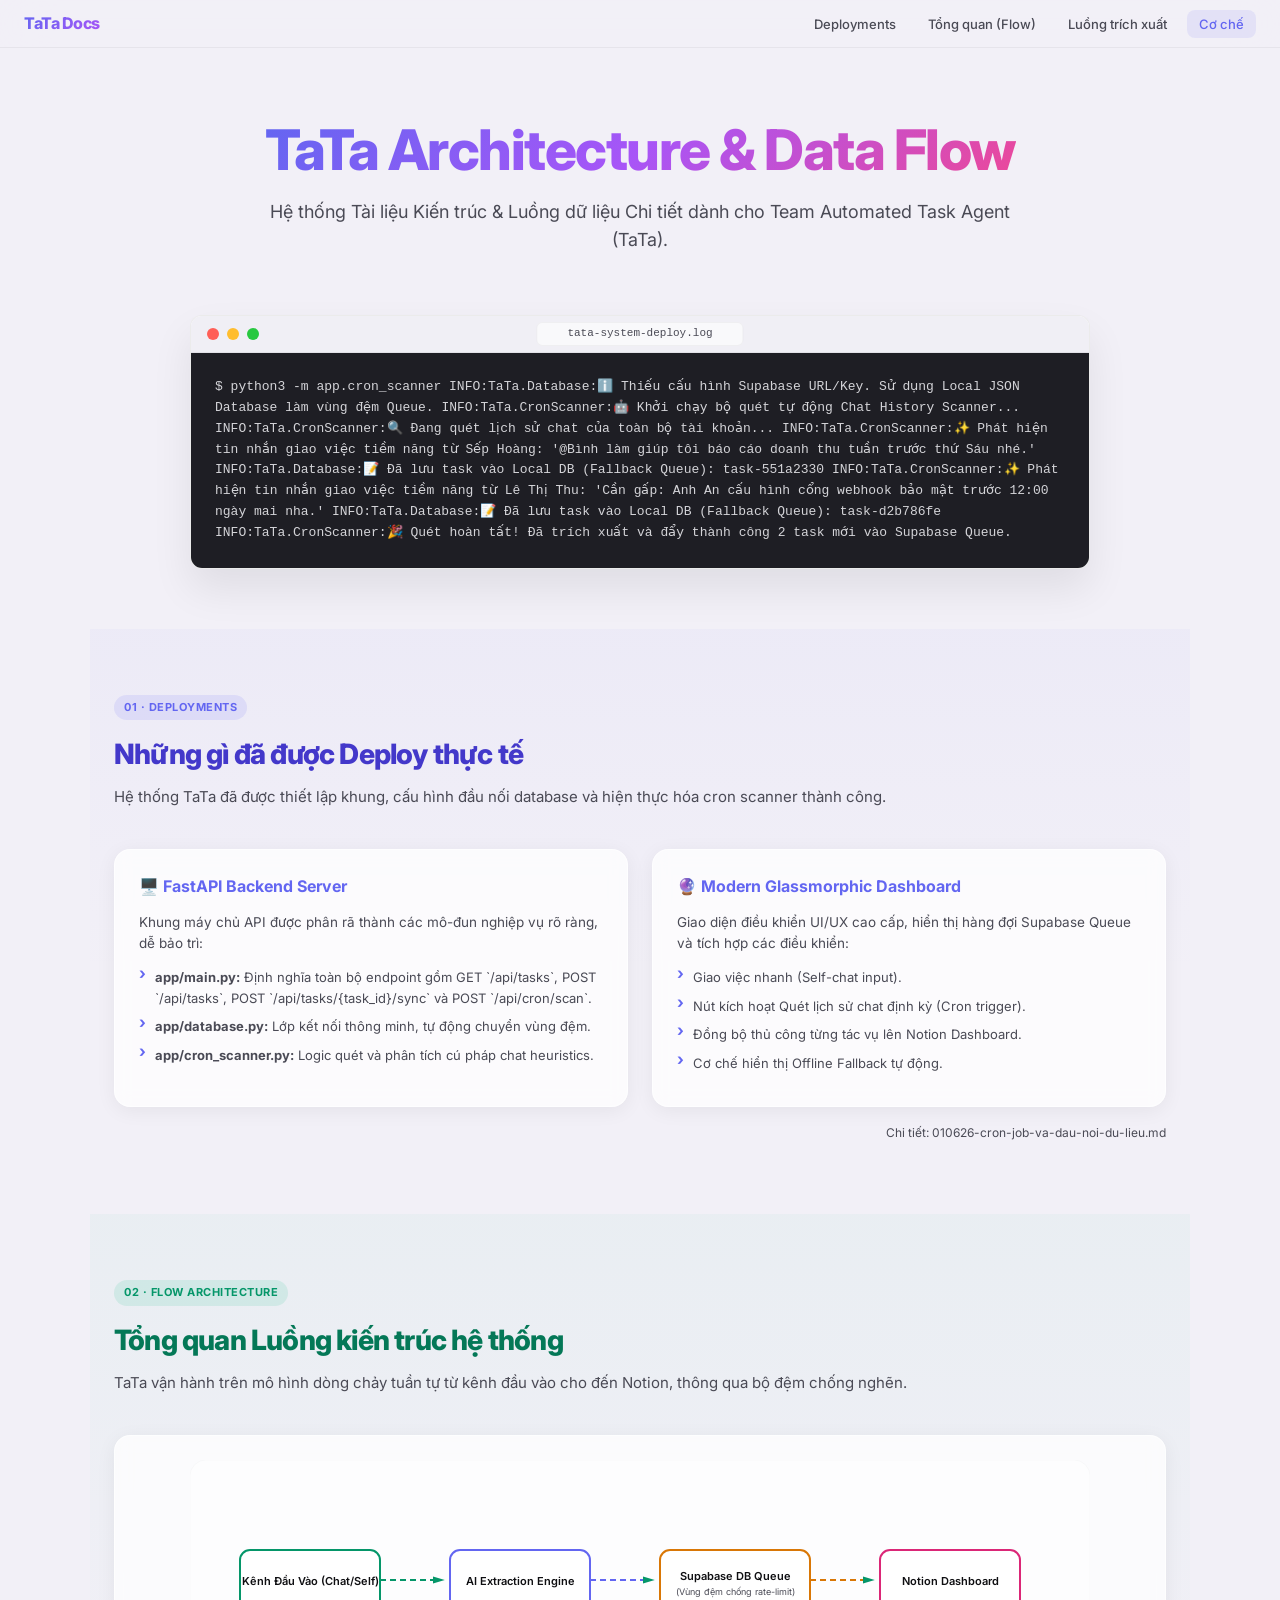
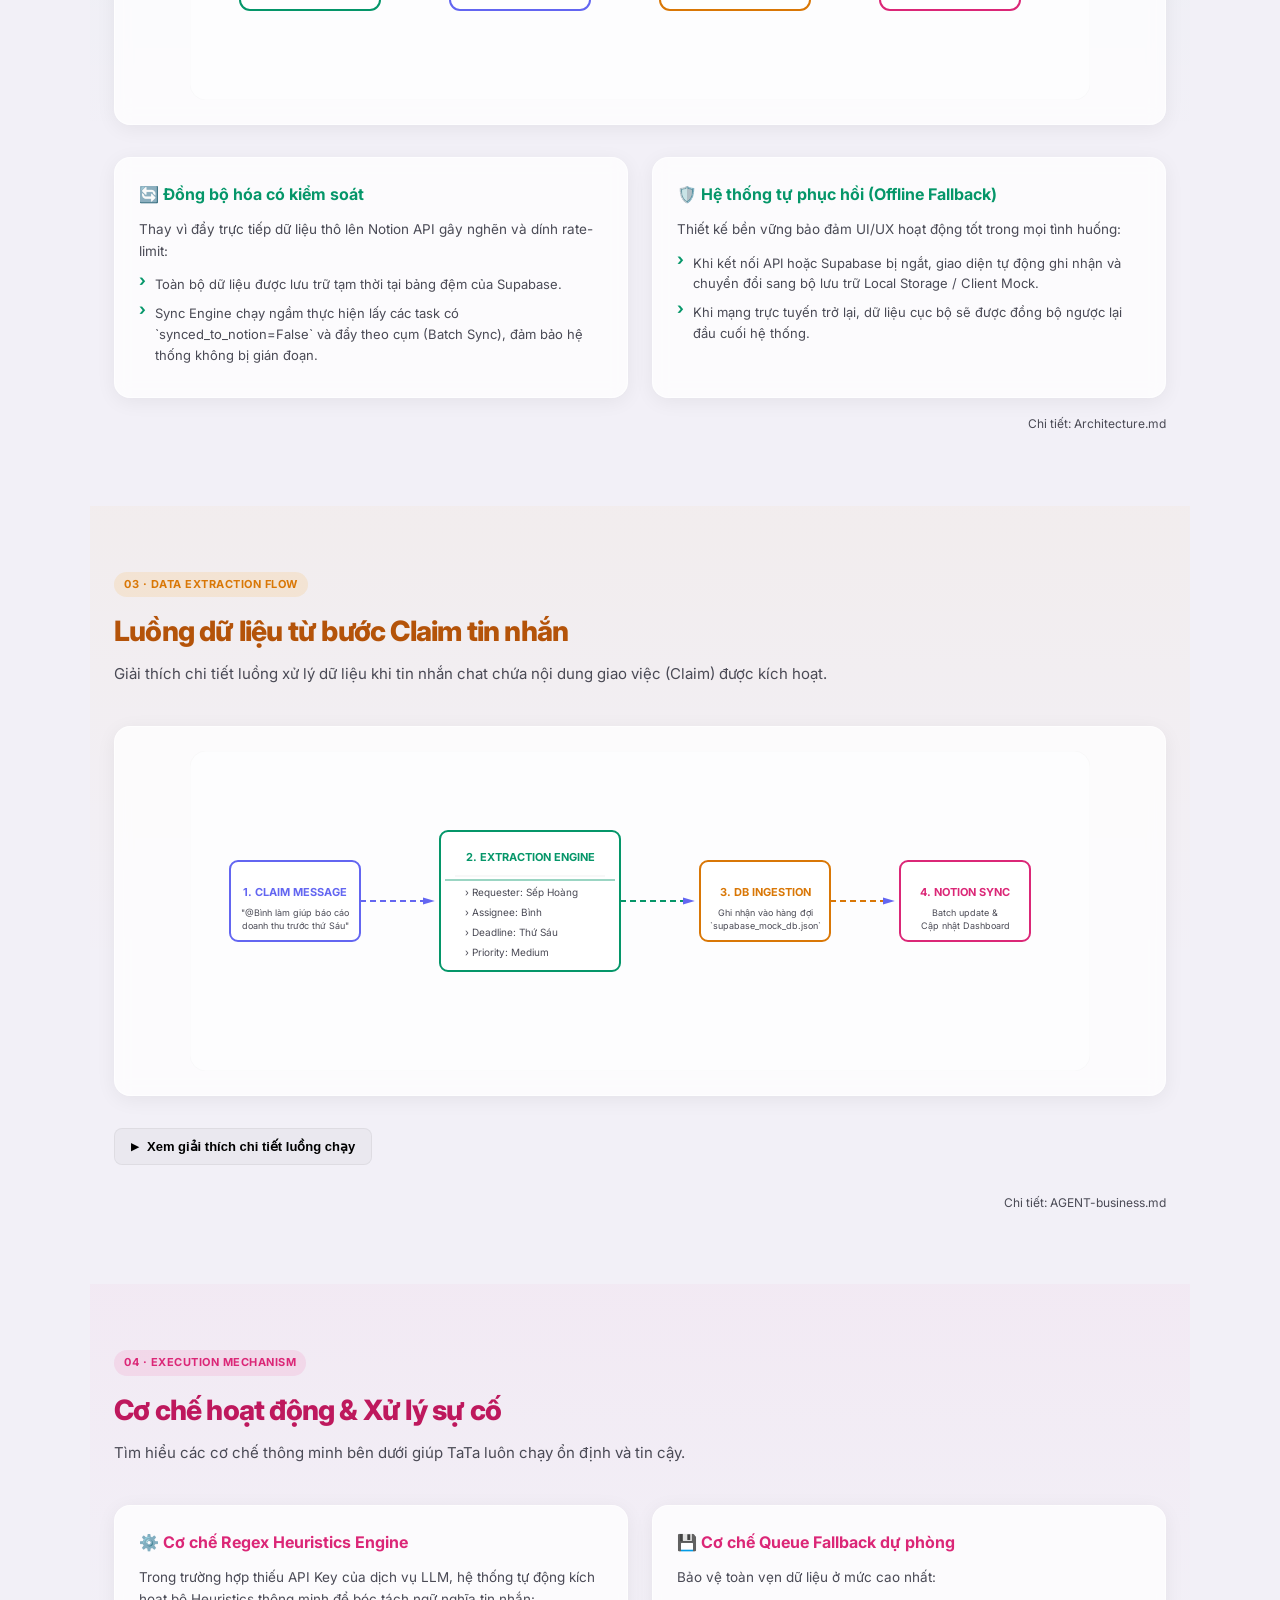
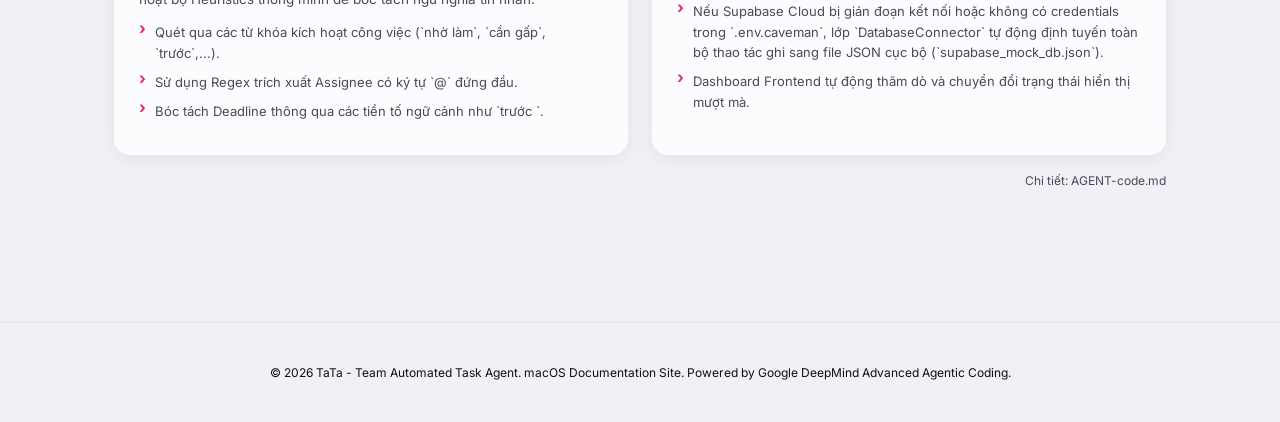
<file: llmwiki/html/docs.html>
<!DOCTYPE html>
<html lang="vi">
<head>
    <meta charset="UTF-8">
    <meta name="viewport" content="width=device-width, initial-scale=1.0">
    <title>TaTa System Architecture Documentation</title>
    <!-- Google Fonts -->
    <link rel="preconnect" href="https://fonts.googleapis.com">
    <link rel="preconnect" href="https://fonts.gstatic.com" crossorigin>
    <link href="https://fonts.googleapis.com/css2?family=Inter:wght@400;500;600;700;800&display=swap" rel="stylesheet">
    <style>
        /* CSS RESET & VARIABLES */
        :root {
            --bg-base: #f2f0f7;
            --text-primary: #0f0f12;
            --text-secondary: #4a4a55;
            --border-color: rgba(255,255,255,.6);
            --border-shadow: rgba(0,0,0,.06);
            --glass-bg: rgba(255,255,255,.75);
            --font-stack: 'Inter', -apple-system, BlinkMacSystemFont, 'SF Pro Text', 'Helvetica Neue', sans-serif;
            --transition: all 0.3s cubic-bezier(.4, 0, .2, 1);
        }

        * {
            margin: 0;
            padding: 0;
            box-sizing: border-box;
        }

        body {
            background-color: var(--bg-base);
            color: var(--text-primary);
            font-family: var(--font-stack);
            line-height: 1.6;
            overflow-x: hidden;
        }

        /* FIXED NAV */
        nav {
            position: fixed;
            top: 0;
            left: 0;
            width: 100%;
            height: 48px;
            background: rgba(242,240,247,.82);
            backdrop-filter: blur(24px) saturate(1.4);
            -webkit-backdrop-filter: blur(24px) saturate(1.4);
            border-bottom: 1px solid rgba(0, 0, 0, 0.05);
            z-index: 1000;
            display: flex;
            justify-content: space-between;
            align-items: center;
            padding: 0 24px;
        }

        .nav-logo {
            font-weight: 800;
            font-size: 16px;
            letter-spacing: -0.5px;
            background: linear-gradient(135deg, #6366f1, #a855f7);
            -webkit-background-clip: text;
            -webkit-text-fill-color: transparent;
        }

        .nav-links {
            display: flex;
            gap: 8px;
            list-style: none;
        }

        .nav-links a {
            text-decoration: none;
            color: var(--text-secondary);
            font-size: 13px;
            font-weight: 500;
            padding: 6px 12px;
            border-radius: 8px;
            transition: var(--transition);
        }

        .nav-links a:hover {
            color: var(--text-primary);
            background: rgba(0,0,0,.03);
        }

        .nav-links a.active {
            color: #6366f1;
            background: rgba(99,102,241,.1);
        }

        /* HERO SECTION */
        .hero {
            padding: 120px 24px 60px;
            text-align: center;
            max-width: 800px;
            margin: 0 auto;
        }

        .hero h1 {
            font-size: clamp(32px, 5vw, 56px);
            font-weight: 800;
            letter-spacing: -1.5px;
            line-height: 1.1;
            margin-bottom: 16px;
            background: linear-gradient(135deg, #6366f1, #a855f7, #ec4899);
            -webkit-background-clip: text;
            -webkit-text-fill-color: transparent;
        }

        .hero p {
            color: var(--text-secondary);
            font-size: 18px;
            font-weight: 400;
        }

        /* macOS CHROME / WINDOW PANEL */
        .repo-card {
            max-width: 900px;
            margin: 0 auto 60px;
            border: 1px solid rgba(0,0,0,.08);
            border-radius: 12px;
            overflow: hidden;
            box-shadow: 0 20px 40px rgba(0,0,0,.08);
            background: #ffffff;
        }

        .chrome {
            background: #f0eff5;
            padding: 12px 16px;
            display: flex;
            align-items: center;
            gap: 8px;
            border-bottom: 1px solid rgba(0,0,0,.06);
            position: relative;
        }

        .chrome-dot {
            width: 12px;
            height: 12px;
            border-radius: 50%;
            display: inline-block;
        }

        .chrome-url {
            position: absolute;
            left: 50%;
            transform: translateX(-50%);
            background: rgba(255,255,255,.6);
            border: 1px solid rgba(0,0,0,.04);
            border-radius: 6px;
            padding: 2px 30px;
            font-size: 11px;
            color: var(--text-secondary);
            font-family: monospace;
        }

        .window-content {
            padding: 24px;
            background: #1e1e24;
            color: #d4d4d8;
            font-family: monospace;
            font-size: 13px;
            max-height: 240px;
            overflow-y: auto;
        }

        /* SECTIONS & GRID */
        section {
            padding: 64px 24px 72px;
            max-width: 1100px;
            margin: 0 auto;
        }

        .section-bg {
            position: relative;
            overflow: hidden;
        }

        .section-bg::before {
            content: '';
            position: absolute;
            inset: 0;
            pointer-events: none;
            z-index: -1;
        }

        .section-header {
            margin-bottom: 40px;
        }

        .tag {
            display: inline-block;
            padding: 4px 10px;
            border-radius: 30px;
            font-size: 11px;
            font-weight: 700;
            text-transform: uppercase;
            letter-spacing: 0.5px;
            margin-bottom: 12px;
        }

        .section-header h2 {
            font-size: 28px;
            font-weight: 800;
            letter-spacing: -0.8px;
            margin-bottom: 8px;
        }

        .section-header p {
            color: var(--text-secondary);
            font-size: 15px;
        }

        /* GLASS CARD */
        .card {
            background: var(--glass-bg);
            backdrop-filter: blur(8px);
            -webkit-backdrop-filter: blur(8px);
            border: 1px solid var(--border-color);
            border-radius: 16px;
            box-shadow: 0 4px 20px var(--border-shadow);
            padding: 24px;
            transition: var(--transition);
        }

        .card:hover {
            transform: translateY(-2px);
            box-shadow: 0 8px 30px rgba(0,0,0,.08);
        }

        .content-grid {
            display: grid;
            grid-template-columns: 1fr 1fr;
            gap: 24px;
            margin-top: 32px;
        }

        @media (max-width: 700px) {
            .content-grid {
                grid-template-columns: 1fr;
            }
        }

        .card h4 {
            font-size: 16px;
            font-weight: 700;
            margin-bottom: 12px;
        }

        .card p {
            font-size: 13.5px;
            color: var(--text-secondary);
            margin-bottom: 12px;
        }

        .card ul {
            list-style: none;
            padding-left: 0;
        }

        .card li {
            font-size: 13px;
            color: var(--text-secondary);
            margin-bottom: 8px;
            position: relative;
            padding-left: 16px;
        }

        .card li::before {
            content: '›';
            position: absolute;
            left: 0;
            font-size: 16px;
            font-weight: bold;
            line-height: 1;
            top: -2px;
        }

        /* DIAGRAM BOX */
        .diagram-box {
            background: var(--glass-bg);
            backdrop-filter: blur(8px);
            -webkit-backdrop-filter: blur(8px);
            border: 1px solid var(--border-color);
            border-radius: 16px;
            box-shadow: 0 4px 20px var(--border-shadow);
            padding: 24px;
            margin-bottom: 32px;
            display: flex;
            justify-content: center;
            align-items: center;
        }

        .diagram-box svg {
            width: 100%;
            height: auto;
            max-width: 900px;
        }

        /* COLLAPSE SYSTEM */
        .collapse-toggle {
            background: rgba(0,0,0,.03);
            border: 1px solid rgba(0,0,0,.05);
            border-radius: 8px;
            padding: 10px 16px;
            font-size: 13px;
            font-weight: 600;
            cursor: pointer;
            display: flex;
            align-items: center;
            gap: 8px;
            margin: 24px 0 12px;
            transition: var(--transition);
        }

        .collapse-toggle:hover {
            background: rgba(0,0,0,.06);
        }

        .collapse-toggle .arrow {
            display: inline-block;
            font-size: 10px;
            transition: transform .25s cubic-bezier(.4,0,.2,1);
        }

        .collapse-toggle .arrow.open {
            transform: rotate(90deg);
        }

        .collapse-body {
            max-height: 0;
            overflow: hidden;
            transition: max-height .35s cubic-bezier(.4,0,.2,1), opacity .25s ease;
            opacity: 0;
        }

        .collapse-body.open {
            max-height: 1200px;
            opacity: 1;
        }

        .collapse-body-inner {
            padding: 16px;
            background: rgba(255,255,255,.4);
            border-radius: 12px;
            border: 1px dashed rgba(0,0,0,.08);
            margin-bottom: 24px;
        }

        /* FOOTER DETAILS FOOTNOTE */
        .footnote-link {
            display: block;
            text-align: right;
            margin-top: 16px;
            font-size: 12px;
            color: var(--text-secondary);
            text-decoration: none;
            transition: var(--transition);
        }

        .footnote-link:hover {
            color: #6366f1;
            text-decoration: underline;
        }

        footer {
            text-align: center;
            padding: 40px 24px;
            color: var(--text-muted);
            font-size: 12px;
            border-top: 1px solid rgba(0,0,0,.05);
            margin-top: 60px;
        }

        /* SECTION DYNAMIC STYLING (CYCLE SYSTEM) */
        #sec-0 .tag { background: rgba(99,102,241,.12); color: #6366f1; }
        #sec-0 .card h4 { color: #6366f1; } 
        #sec-0 .section-header h2 { color: #4338ca; }
        #sec-0 .card li::before { color: #6366f1; }
        .s-bg0::before { background: linear-gradient(180deg, rgba(99,102,241,.04) 0%, transparent 60%); }

        #sec-1 .tag { background: rgba(16,185,129,.12); color: #059669; }
        #sec-1 .card h4 { color: #059669; } 
        #sec-1 .section-header h2 { color: #047857; }
        #sec-1 .card li::before { color: #059669; }
        .s-bg1::before { background: linear-gradient(180deg, rgba(16,185,129,.04) 0%, transparent 60%); }

        #sec-2 .tag { background: rgba(245,158,11,.12); color: #d97706; }
        #sec-2 .card h4 { color: #d97706; } 
        #sec-2 .section-header h2 { color: #b45309; }
        #sec-2 .card li::before { color: #d97706; }
        .s-bg2::before { background: linear-gradient(180deg, rgba(245,158,11,.04) 0%, transparent 60%); }

        #sec-3 .tag { background: rgba(236,72,153,.12); color: #db2777; }
        #sec-3 .card h4 { color: #db2777; } 
        #sec-3 .section-header h2 { color: #be185d; }
        #sec-3 .card li::before { color: #db2777; }
        .s-bg3::before { background: linear-gradient(180deg, rgba(236,72,153,.04) 0%, transparent 60%); }

        /* SVG ANIMATIONS */
        @keyframes flowArrow { 0% { stroke-dashoffset: 20; } 100% { stroke-dashoffset: 0; } }
        @keyframes pulse { 0%,100% { opacity: 1; } 50% { opacity: .4; } }
        @keyframes float { 0%,100% { transform: translateY(0); } 50% { transform: translateY(-4px); } }
        @keyframes glow { 0%,100% { filter: drop-shadow(0 0 4px rgba(99,102,241,0.4)); } 50% { filter: drop-shadow(0 0 12px rgba(99,102,241,0.8)); } }
        @keyframes scanLine { 0% { transform: translateY(-40px); } 100% { transform: translateY(180px); } }

        .flow {
            stroke-dasharray: 6,4;
            animation: flowArrow 1.5s linear infinite;
        }
        .pulse {
            animation: pulse 2s ease-in-out infinite;
        }
        .float {
            animation: float 3s ease-in-out infinite;
        }
        .glow {
            animation: glow 2s ease-in-out infinite;
        }
        .scan {
            animation: scanLine 2.5s ease-in-out infinite;
        }
    </style>
</head>
<body>
    <!-- Top Nav -->
    <nav>
        <div class="nav-logo">TaTa Docs</div>
        <ul class="nav-links">
            <li><a href="#sec-0">Deployments</a></li>
            <li><a href="#sec-1">Tổng quan (Flow)</a></li>
            <li><a href="#sec-2">Luồng trích xuất</a></li>
            <li><a href="#sec-3">Cơ chế</a></li>
        </ul>
    </nav>

    <!-- Hero -->
    <div class="hero">
        <h1>TaTa Architecture & Data Flow</h1>
        <p>Hệ thống Tài liệu Kiến trúc & Luồng dữ liệu Chi tiết dành cho Team Automated Task Agent (TaTa).</p>
    </div>

    <!-- macOS Code Window -->
    <div class="repo-card">
        <div class="chrome">
            <span class="chrome-dot" style="background:#ff5f57"></span>
            <span class="chrome-dot" style="background:#ffbd2e"></span>
            <span class="chrome-dot" style="background:#28c840"></span>
            <div class="chrome-url">tata-system-deploy.log</div>
        </div>
        <div class="window-content">
$ python3 -m app.cron_scanner
INFO:TaTa.Database:ℹ️ Thiếu cấu hình Supabase URL/Key. Sử dụng Local JSON Database làm vùng đệm Queue.
INFO:TaTa.CronScanner:🤖 Khởi chạy bộ quét tự động Chat History Scanner...
INFO:TaTa.CronScanner:🔍 Đang quét lịch sử chat của toàn bộ tài khoản...
INFO:TaTa.CronScanner:✨ Phát hiện tin nhắn giao việc tiềm năng từ Sếp Hoàng: '@Bình làm giúp tôi báo cáo doanh thu tuần trước thứ Sáu nhé.'
INFO:TaTa.Database:📝 Đã lưu task vào Local DB (Fallback Queue): task-551a2330
INFO:TaTa.CronScanner:✨ Phát hiện tin nhắn giao việc tiềm năng từ Lê Thị Thu: 'Cần gấp: Anh An cấu hình cổng webhook bảo mật trước 12:00 ngày mai nha.'
INFO:TaTa.Database:📝 Đã lưu task vào Local DB (Fallback Queue): task-d2b786fe
INFO:TaTa.CronScanner:🎉 Quét hoàn tất! Đã trích xuất và đẩy thành công 2 task mới vào Supabase Queue.
        </div>
    </div>

    <!-- Section 0: Deployments -->
    <section id="sec-0" class="section-bg s-bg0">
        <div class="section-header">
            <span class="tag">01 · Deployments</span>
            <h2>Những gì đã được Deploy thực tế</h2>
            <p>Hệ thống TaTa đã được thiết lập khung, cấu hình đầu nối database và hiện thực hóa cron scanner thành công.</p>
        </div>

        <div class="content-grid">
            <div class="card">
                <h4>🖥️ FastAPI Backend Server</h4>
                <p>Khung máy chủ API được phân rã thành các mô-đun nghiệp vụ rõ ràng, dễ bảo trì:</p>
                <ul>
                    <li><strong>app/main.py:</strong> Định nghĩa toàn bộ endpoint gồm GET `/api/tasks`, POST `/api/tasks`, POST `/api/tasks/{task_id}/sync` và POST `/api/cron/scan`.</li>
                    <li><strong>app/database.py:</strong> Lớp kết nối thông minh, tự động chuyển vùng đệm.</li>
                    <li><strong>app/cron_scanner.py:</strong> Logic quét và phân tích cú pháp chat heuristics.</li>
                </ul>
            </div>
            <div class="card">
                <h4>🔮 Modern Glassmorphic Dashboard</h4>
                <p>Giao diện điều khiển UI/UX cao cấp, hiển thị hàng đợi Supabase Queue và tích hợp các điều khiển:</p>
                <ul>
                    <li>Giao việc nhanh (Self-chat input).</li>
                    <li>Nút kích hoạt Quét lịch sử chat định kỳ (Cron trigger).</li>
                    <li>Đồng bộ thủ công từng tác vụ lên Notion Dashboard.</li>
                    <li>Cơ chế hiển thị Offline Fallback tự động.</li>
                </ul>
            </div>
        </div>
        <a class="footnote-link" href="../wiki/sources/010626-cron-job-va-dau-noi-du-lieu.md">Chi tiết: 010626-cron-job-va-dau-noi-du-lieu.md</a>
    </section>

    <!-- Section 1: Flow Architecture -->
    <section id="sec-1" class="section-bg s-bg1">
        <div class="section-header">
            <span class="tag">02 · Flow Architecture</span>
            <h2>Tổng quan Luồng kiến trúc hệ thống</h2>
            <p>TaTa vận hành trên mô hình dòng chảy tuần tự từ kênh đầu vào cho đến Notion, thông qua bộ đệm chống nghẽn.</p>
        </div>

        <!-- Animated SVG 1 -->
        <div class="diagram-box">
            <svg viewBox="0 0 900 240" xmlns="http://www.w3.org/2000/svg">
                <defs>
                    <marker id="arrow" viewBox="0 0 10 10" refX="6" refY="5" markerWidth="6" markerHeight="6" orient="auto-start-reverse">
                        <path d="M 0 2 L 10 5 L 0 8 z" fill="#059669" />
                    </marker>
                </defs>
                
                <!-- Background grid -->
                <rect width="900" height="240" rx="16" fill="rgba(255, 255, 255, 0.4)" stroke="rgba(0,0,0,0.02)"/>

                <!-- Nodes -->
                <g class="pulse">
                    <rect x="50" y="90" width="140" height="60" rx="10" fill="#ffffff" stroke="#059669" stroke-width="2"/>
                    <text x="120" y="125" font-size="11" font-weight="600" text-anchor="middle" fill="#0f0f12">Kênh Đầu Vào (Chat/Self)</text>
                </g>

                <g class="glow">
                    <rect x="260" y="90" width="140" height="60" rx="10" fill="#ffffff" stroke="#6366f1" stroke-width="2"/>
                    <text x="330" y="125" font-size="11" font-weight="600" text-anchor="middle" fill="#0f0f12">AI Extraction Engine</text>
                </g>

                <g>
                    <rect x="470" y="90" width="150" height="60" rx="10" fill="#ffffff" stroke="#d97706" stroke-width="2"/>
                    <text x="545" y="120" font-size="11" font-weight="600" text-anchor="middle" fill="#0f0f12">Supabase DB Queue</text>
                    <text x="545" y="135" font-size="9" fill="#4a4a55" text-anchor="middle">(Vùng đệm chống rate-limit)</text>
                </g>

                <g class="float">
                    <rect x="690" y="90" width="140" height="60" rx="10" fill="#ffffff" stroke="#db2777" stroke-width="2"/>
                    <text x="760" y="125" font-size="11" font-weight="600" text-anchor="middle" fill="#0f0f12">Notion Dashboard</text>
                </g>

                <!-- Flow lines -->
                <path d="M 190 120 L 250 120" stroke="#059669" stroke-width="2" fill="none" marker-end="url(#arrow)" class="flow"/>
                <path d="M 400 120 L 460 120" stroke="#6366f1" stroke-width="2" fill="none" marker-end="url(#arrow)" class="flow"/>
                <path d="M 620 120 L 680 120" stroke="#d97706" stroke-width="2" fill="none" marker-end="url(#arrow)" class="flow"/>
            </svg>
        </div>

        <div class="content-grid">
            <div class="card">
                <h4>🔄 Đồng bộ hóa có kiểm soát</h4>
                <p>Thay vì đẩy trực tiếp dữ liệu thô lên Notion API gây nghẽn và dính rate-limit:</p>
                <ul>
                    <li>Toàn bộ dữ liệu được lưu trữ tạm thời tại bảng đệm của Supabase.</li>
                    <li>Sync Engine chạy ngầm thực hiện lấy các task có `synced_to_notion=False` và đẩy theo cụm (Batch Sync), đảm bảo hệ thống không bị gián đoạn.</li>
                </ul>
            </div>
            <div class="card">
                <h4>🛡️ Hệ thống tự phục hồi (Offline Fallback)</h4>
                <p>Thiết kế bền vững bảo đảm UI/UX hoạt động tốt trong mọi tình huống:</p>
                <ul>
                    <li>Khi kết nối API hoặc Supabase bị ngắt, giao diện tự động ghi nhận và chuyển đổi sang bộ lưu trữ Local Storage / Client Mock.</li>
                    <li>Khi mạng trực tuyến trở lại, dữ liệu cục bộ sẽ được đồng bộ ngược lại đầu cuối hệ thống.</li>
                </ul>
            </div>
        </div>
        <a class="footnote-link" href="../wiki/concepts/Architecture.md">Chi tiết: Architecture.md</a>
    </section>

    <!-- Section 2: Data Extraction Flow -->
    <section id="sec-2" class="section-bg s-bg2">
        <div class="section-header">
            <span class="tag">03 · Data Extraction Flow</span>
            <h2>Luồng dữ liệu từ bước Claim tin nhắn</h2>
            <p>Giải thích chi tiết luồng xử lý dữ liệu khi tin nhắn chat chứa nội dung giao việc (Claim) được kích hoạt.</p>
        </div>

        <!-- Animated SVG 2 -->
        <div class="diagram-box">
            <svg viewBox="0 0 900 320" xmlns="http://www.w3.org/2000/svg">
                <defs>
                    <marker id="arrow-blue" viewBox="0 0 10 10" refX="6" refY="5" markerWidth="6" markerHeight="6" orient="auto-start-reverse">
                        <path d="M 0 2 L 10 5 L 0 8 z" fill="#6366f1" />
                    </marker>
                </defs>

                <rect width="900" height="320" rx="16" fill="rgba(255, 255, 255, 0.4)" stroke="rgba(0,0,0,0.02)"/>

                <!-- Pipeline Stages -->
                <!-- Message Entry -->
                <g class="pulse" transform="translate(40, 110)">
                    <rect width="130" height="80" rx="8" fill="#ffffff" stroke="#6366f1" stroke-width="2"/>
                    <text x="65" y="35" font-size="11" font-weight="700" text-anchor="middle" fill="#6366f1">1. CLAIM MESSAGE</text>
                    <text x="65" y="55" font-size="9" text-anchor="middle" fill="#4a4a55">"@Bình làm giúp báo cáo</text>
                    <text x="65" y="68" font-size="9" text-anchor="middle" fill="#4a4a55">doanh thu trước thứ Sáu"</text>
                </g>

                <!-- Heuristics & Parsing -->
                <g transform="translate(250, 80)">
                    <rect width="180" height="140" rx="8" fill="#ffffff" stroke="#059669" stroke-width="2"/>
                    <text x="90" y="30" font-size="11" font-weight="700" text-anchor="middle" fill="#059669">2. EXTRACTION ENGINE</text>
                    <line x1="15" y1="45" x2="165" y2="45" stroke="rgba(0,0,0,0.06)"/>
                    <text x="25" y="65" font-size="10" fill="#4a4a55">› Requester: Sếp Hoàng</text>
                    <text x="25" y="85" font-size="10" fill="#4a4a55">› Assignee: Bình</text>
                    <text x="25" y="105" font-size="10" fill="#4a4a55">› Deadline: Thứ Sáu</text>
                    <text x="25" y="125" font-size="10" fill="#4a4a55">› Priority: Medium</text>
                    <!-- Scanline Overlay -->
                    <rect x="5" y="48" width="170" height="2" fill="rgba(5, 150, 105, 0.4)" class="scan"/>
                </g>

                <!-- DB Storage -->
                <g class="float" transform="translate(510, 110)">
                    <rect width="130" height="80" rx="8" fill="#ffffff" stroke="#d97706" stroke-width="2"/>
                    <text x="65" y="35" font-size="11" font-weight="700" text-anchor="middle" fill="#d97706">3. DB INGESTION</text>
                    <text x="65" y="55" font-size="9" text-anchor="middle" fill="#4a4a55">Ghi nhận vào hàng đợi</text>
                    <text x="65" y="68" font-size="9" text-anchor="middle" fill="#4a4a55">`supabase_mock_db.json`</text>
                </g>

                <!-- Notion Sync -->
                <g transform="translate(710, 110)">
                    <rect width="130" height="80" rx="8" fill="#ffffff" stroke="#db2777" stroke-width="2"/>
                    <text x="65" y="35" font-size="11" font-weight="700" text-anchor="middle" fill="#db2777">4. NOTION SYNC</text>
                    <text x="65" y="55" font-size="9" text-anchor="middle" fill="#4a4a55">Batch update &</text>
                    <text x="65" y="68" font-size="9" text-anchor="middle" fill="#4a4a55">Cập nhật Dashboard</text>
                </g>

                <!-- Connections -->
                <path d="M 170 150 L 240 150" stroke="#6366f1" stroke-width="2" fill="none" marker-end="url(#arrow-blue)" class="flow"/>
                <path d="M 430 150 L 500 150" stroke="#059669" stroke-width="2" fill="none" marker-end="url(#arrow-blue)" class="flow"/>
                <path d="M 640 150 L 700 150" stroke="#d97706" stroke-width="2" fill="none" marker-end="url(#arrow-blue)" class="flow"/>
            </svg>
        </div>

        <button class="collapse-toggle" onclick="toggleFlowDetails()">
            <span class="arrow" id="flow-arrow">▶</span> Xem giải thích chi tiết luồng chạy
        </button>
        
        <div class="collapse-body" id="flow-body">
            <div class="collapse-body-inner">
                <p>Khi có một tin nhắn phát sinh trong hệ thống chat được bắt lấy (Claim):</p>
                <ol style="margin-left: 20px; font-size: 13.5px; color: var(--text-secondary); display: flex; flex-direction: column; gap: 12px;">
                    <li><strong>Bước 1 (Claim):</strong> Hệ thống chat gửi sự kiện (Slack Webhook, Zalo Event, hoặc được cào bởi Cron Scanner) đến API endpoint `/webhook/chat` hoặc `/api/cron/scan` trên server.</li>
                    <li><strong>Bước 2 (Parsing Engine):</strong> Bộ máy trích xuất nội dung dựa trên bộ lọc Heuristics tiến hành quét tin nhắn. Nhận dạng cấu trúc tin nhắn để tách thành các giá trị thuộc tính có cấu trúc (Ai yêu cầu, Ai thực hiện, Nội dung là gì, Deadline thế nào).</li>
                    <li><strong>Bước 3 (Queue Ingestion):</strong> Tác vụ sau khi cấu trúc hóa được lưu ngay vào **Cơ sở dữ liệu Supabase Queue** (với trạng thái `synced_to_notion=False` và `status="Pending Review"`). Bước này hoàn thành cực kỳ nhanh để phản hồi về cho cổng chat, tránh timeout.</li>
                    <li><strong>Bước 4 (Notion Sync Engine):</strong> Một tiến trình tách biệt (Sync Engine) định kỳ gom các task chưa đồng bộ, đẩy chúng lên Notion qua API, sau đó đánh dấu `synced_to_notion=True` để hoàn tất vòng đời của một task.</li>
                </ol>
            </div>
        </div>
        <a class="footnote-link" href="../wiki/sources/AGENT-business.md">Chi tiết: AGENT-business.md</a>
    </section>

    <!-- Section 3: Execution Mechanism -->
    <section id="sec-3" class="section-bg s-bg3">
        <div class="section-header">
            <span class="tag">04 · Execution Mechanism</span>
            <h2>Cơ chế hoạt động & Xử lý sự cố</h2>
            <p>Tìm hiểu các cơ chế thông minh bên dưới giúp TaTa luôn chạy ổn định và tin cậy.</p>
        </div>

        <div class="content-grid">
            <div class="card">
                <h4>⚙️ Cơ chế Regex Heuristics Engine</h4>
                <p>Trong trường hợp thiếu API Key của dịch vụ LLM, hệ thống tự động kích hoạt bộ Heuristics thông minh để bóc tách ngữ nghĩa tin nhắn:</p>
                <ul>
                    <li>Quét qua các từ khóa kích hoạt công việc (`nhờ làm`, `cần gấp`, `trước`,...).</li>
                    <li>Sử dụng Regex trích xuất Assignee có ký tự `@` đứng đầu.</li>
                    <li>Bóc tách Deadline thông qua các tiền tố ngữ cảnh như `trước <thời gian>`.</li>
                </ul>
            </div>
            <div class="card">
                <h4>💾 Cơ chế Queue Fallback dự phòng</h4>
                <p>Bảo vệ toàn vẹn dữ liệu ở mức cao nhất:</p>
                <ul>
                    <li>Nếu Supabase Cloud bị gián đoạn kết nối hoặc không có credentials trong `.env.caveman`, lớp `DatabaseConnector` tự động định tuyến toàn bộ thao tác ghi sang file JSON cục bộ (`supabase_mock_db.json`).</li>
                    <li>Dashboard Frontend tự động thăm dò và chuyển đổi trạng thái hiển thị mượt mà.</li>
                </ul>
            </div>
        </div>
        <a class="footnote-link" href="../wiki/sources/AGENT-code.md">Chi tiết: AGENT-code.md</a>
    </section>

    <footer>
        <p>© 2026 TaTa - Team Automated Task Agent. macOS Documentation Site. Powered by Google DeepMind Advanced Agentic Coding.</p>
    </footer>

    <script>
        // Scroll spy
        const links = document.querySelectorAll('.nav-links a');
        const sections = document.querySelectorAll('section');

        const observer = new IntersectionObserver(entries => {
            let active = '';
            for (const entry of entries) {
                if (entry.isIntersecting) active = entry.target.id;
            }
            if (active) {
                links.forEach(a => {
                    a.classList.toggle('active', a.getAttribute('href') === '#' + active);
                });
            }
        }, { rootMargin: '-40% 0px -55% 0px' });

        sections.forEach(s => observer.observe(s));

        // Collapse toggle function
        function toggleFlowDetails() {
            const body = document.getElementById('flow-body');
            const arrow = document.getElementById('flow-arrow');
            body.classList.toggle('open');
            arrow.classList.toggle('open');
            if (body.classList.contains('open')) {
                arrow.textContent = '▼';
            } else {
                arrow.textContent = '▶';
            }
        }
    </script>
</body>
</html>
</file>
<file: llmwiki/html/style.css>
/* Global Reset & Variables */
:root {
    --bg-color: #08070F;
    --card-bg: rgba(18, 16, 30, 0.55);
    --border-color: rgba(255, 255, 255, 0.08);
    --border-hover: rgba(124, 77, 255, 0.3);
    
    --text-primary: #F3F1FA;
    --text-secondary: #9B98B0;
    --text-muted: #646278;
    
    --accent-primary: #7C4DFF;
    --accent-secondary: #FF4081;
    --accent-cyan: #00E5FF;
    --accent-green: #00E676;
    
    --grad-primary: linear-gradient(135deg, #7C4DFF 0%, #FF4081 100%);
    --grad-glow: linear-gradient(135deg, rgba(124, 77, 255, 0.3) 0%, rgba(255, 40, 129, 0.3) 100%);
    
    --font-header: 'Outfit', sans-serif;
    --font-body: 'Inter', sans-serif;
    
    --shadow: 0 8px 32px 0 rgba(0, 0, 0, 0.37);
    --transition: all 0.3s cubic-bezier(0.25, 0.8, 0.25, 1);
}

* {
    margin: 0;
    padding: 0;
    box-sizing: border-box;
}

body {
    background-color: var(--bg-color);
    color: var(--text-primary);
    font-family: var(--font-body);
    min-height: 100vh;
    overflow-x: hidden;
    position: relative;
}

/* Background Animations & Glowing Effects */
.glass-bg {
    position: fixed;
    top: 0;
    left: 0;
    width: 100vw;
    height: 100vh;
    background-image: 
        radial-gradient(circle at 10% 20%, rgba(20, 10, 45, 0.8) 0%, transparent 40%),
        radial-gradient(circle at 80% 80%, rgba(45, 10, 35, 0.8) 0%, transparent 40%);
    z-index: -2;
}

.aurora-glow {
    position: fixed;
    top: -50%;
    left: -50%;
    width: 200%;
    height: 200%;
    background: radial-gradient(circle, rgba(124, 77, 255, 0.1) 0%, rgba(0,0,0,0) 60%);
    z-index: -1;
    animation: rotateGlow 30s linear infinite;
    pointer-events: none;
}

@keyframes rotateGlow {
    0% { transform: rotate(0deg); }
    100% { transform: rotate(360deg); }
}

/* Main Container Layout */
.container {
    width: 100%;
    max-width: 1280px;
    margin: 0 auto;
    padding: 40px 24px;
}

/* Header Styling */
header {
    display: flex;
    justify-content: space-between;
    align-items: center;
    margin-bottom: 40px;
    padding-bottom: 24px;
    border-bottom: 1px solid var(--border-color);
}

.logo-area {
    display: flex;
    align-items: center;
    gap: 16px;
}

.logo-icon {
    font-size: 32px;
    background: var(--grad-primary);
    -webkit-background-clip: text;
    -webkit-text-fill-color: transparent;
    filter: drop-shadow(0 2px 10px rgba(124, 77, 255, 0.4));
    animation: robotFloat 3s ease-in-out infinite;
}

@keyframes robotFloat {
    0%, 100% { transform: translateY(0); }
    50% { transform: translateY(-5px); }
}

header h1 {
    font-family: var(--font-header);
    font-size: 28px;
    font-weight: 800;
    letter-spacing: -0.5px;
    background: linear-gradient(to right, #FFFFFF, var(--text-secondary));
    -webkit-background-clip: text;
    -webkit-text-fill-color: transparent;
}

.subtitle {
    font-size: 13px;
    color: var(--text-secondary);
    font-weight: 400;
    letter-spacing: 1px;
    text-transform: uppercase;
}

.status-panel {
    display: flex;
    gap: 16px;
}

.status-indicator {
    background: rgba(255, 255, 255, 0.03);
    padding: 8px 16px;
    border-radius: 30px;
    font-size: 12px;
    color: var(--text-secondary);
    border: 1px solid var(--border-color);
    display: flex;
    align-items: center;
    gap: 8px;
    transition: var(--transition);
}

.status-indicator .dot {
    width: 8px;
    height: 8px;
    background-color: var(--text-muted);
    border-radius: 50%;
    display: inline-block;
    box-shadow: 0 0 8px rgba(100, 98, 120, 0.5);
    transition: var(--transition);
}

.status-indicator.active {
    color: var(--text-primary);
}

.status-indicator.active .dot {
    background-color: var(--accent-green);
    box-shadow: 0 0 10px var(--accent-green);
}

/* Glass Cards and Grid */
.dashboard-grid {
    display: grid;
    grid-template-columns: 1fr 1.6fr;
    gap: 32px;
}

@media (max-width: 900px) {
    .dashboard-grid {
        grid-template-columns: 1fr;
    }
}

.glass-card {
    background: var(--card-bg);
    backdrop-filter: blur(16px);
    -webkit-backdrop-filter: blur(16px);
    border: 1px solid var(--border-color);
    border-radius: 20px;
    padding: 32px;
    box-shadow: var(--shadow);
    transition: var(--transition);
}

.glass-card:hover {
    border-color: rgba(124, 77, 255, 0.18);
}

h2 {
    font-family: var(--font-header);
    font-size: 22px;
    font-weight: 600;
    margin-bottom: 8px;
    display: flex;
    align-items: center;
    gap: 12px;
}

h2 i {
    color: var(--accent-primary);
}

.section-desc {
    font-size: 13px;
    color: var(--text-secondary);
    margin-bottom: 32px;
    line-height: 1.5;
}

/* Control Panel Section Form & Inputs */
.control-section {
    padding-top: 24px;
    border-top: 1px solid var(--border-color);
    margin-bottom: 24px;
}

.control-section h3 {
    font-size: 14px;
    font-weight: 600;
    color: var(--text-primary);
    margin-bottom: 16px;
    display: flex;
    align-items: center;
    gap: 8px;
}

.control-section h3 i {
    color: var(--accent-secondary);
}

.input-group {
    display: flex;
    flex-direction: column;
    gap: 6px;
    margin-bottom: 16px;
}

label {
    font-size: 11px;
    font-weight: 600;
    color: var(--text-secondary);
    text-transform: uppercase;
    letter-spacing: 0.5px;
}

input[type="text"], select {
    background: rgba(255, 255, 255, 0.04);
    border: 1px solid var(--border-color);
    border-radius: 8px;
    padding: 12px 16px;
    color: var(--text-primary);
    font-family: var(--font-body);
    font-size: 13px;
    transition: var(--transition);
    outline: none;
    width: 100%;
}

input[type="text"]:focus, select:focus {
    border-color: var(--accent-primary);
    background: rgba(255, 255, 255, 0.08);
    box-shadow: 0 0 10px rgba(124, 77, 255, 0.15);
}

.form-row {
    display: flex;
    gap: 16px;
}

.input-group.half {
    flex: 1;
}

.info-text {
    font-size: 12px;
    color: var(--text-secondary);
    line-height: 1.6;
    margin-bottom: 16px;
}

/* Buttons */
.btn {
    display: flex;
    justify-content: center;
    align-items: center;
    gap: 10px;
    width: 100%;
    padding: 14px;
    border-radius: 8px;
    font-family: var(--font-header);
    font-size: 13px;
    font-weight: 600;
    cursor: pointer;
    border: none;
    transition: var(--transition);
}

.btn-primary {
    background: var(--grad-primary);
    color: #FFFFFF;
    box-shadow: 0 4px 15px rgba(255, 64, 129, 0.35);
}

.btn-primary:hover {
    transform: translateY(-2px);
    box-shadow: 0 6px 20px rgba(255, 64, 129, 0.5);
    filter: brightness(1.1);
}

.btn-secondary {
    background: rgba(255, 255, 255, 0.05);
    color: var(--text-primary);
    border: 1px solid var(--border-color);
}

.btn-secondary:hover {
    background: rgba(255, 255, 255, 0.1);
    border-color: var(--border-hover);
    transform: translateY(-2px);
}

.btn-primary:active, .btn-secondary:active {
    transform: translateY(0);
}

/* Queue List Container */
.panel-header {
    display: flex;
    justify-content: space-between;
    align-items: center;
    margin-bottom: 8px;
}

.badge {
    background: rgba(124, 77, 255, 0.15);
    color: var(--accent-cyan);
    border: 1px solid rgba(0, 229, 255, 0.2);
    padding: 4px 12px;
    border-radius: 20px;
    font-size: 11px;
    font-weight: 600;
    letter-spacing: 0.5px;
}

.task-list {
    display: flex;
    flex-direction: column;
    gap: 16px;
    max-height: 580px;
    overflow-y: auto;
    padding-right: 6px;
}

.task-list::-webkit-scrollbar {
    width: 6px;
}

.task-list::-webkit-scrollbar-thumb {
    background: rgba(255, 255, 255, 0.06);
    border-radius: 4px;
}

.task-list::-webkit-scrollbar-thumb:hover {
    background: rgba(255, 255, 255, 0.12);
}

/* Loading state */
.loading-state {
    display: flex;
    justify-content: center;
    align-items: center;
    gap: 12px;
    color: var(--text-secondary);
    font-size: 13px;
    padding: 40px 0;
}

/* Individual Task Card */
.task-card {
    background: rgba(255, 255, 255, 0.02);
    border: 1px solid var(--border-color);
    border-radius: 12px;
    padding: 20px;
    transition: var(--transition);
    animation: slideIn 0.3s ease-out forwards;
    position: relative;
    overflow: hidden;
}

@keyframes slideIn {
    from {
        opacity: 0;
        transform: translateY(15px);
    }
    to {
        opacity: 1;
        transform: translateY(0);
    }
}

.task-card:hover {
    background: rgba(255, 255, 255, 0.04);
    border-color: rgba(0, 229, 255, 0.2);
    transform: translateX(4px);
}

/* Left accent bar on task depending on priority */
.task-card::before {
    content: '';
    position: absolute;
    top: 0;
    left: 0;
    height: 100%;
    width: 4px;
    background: var(--text-muted);
}

.task-card.priority-high::before {
    background: var(--accent-secondary);
}

.task-card.priority-medium::before {
    background: var(--accent-primary);
}

.task-card.priority-low::before {
    background: var(--accent-cyan);
}

.task-header {
    display: flex;
    justify-content: space-between;
    align-items: flex-start;
    gap: 16px;
    margin-bottom: 12px;
}

.task-title {
    font-size: 14px;
    font-weight: 600;
    line-height: 1.5;
    color: var(--text-primary);
}

.task-source {
    font-size: 10px;
    font-weight: 500;
    background: rgba(255, 255, 255, 0.05);
    color: var(--text-secondary);
    padding: 2px 8px;
    border-radius: 4px;
    white-space: nowrap;
}

.task-details {
    display: grid;
    grid-template-columns: 1fr 1fr;
    gap: 10px 20px;
    margin-bottom: 16px;
    font-size: 12px;
}

.detail-item {
    display: flex;
    align-items: center;
    gap: 8px;
    color: var(--text-secondary);
}

.detail-item i {
    width: 14px;
    color: var(--text-muted);
}

.detail-item strong {
    color: var(--text-primary);
    font-weight: 500;
}

.task-actions {
    display: flex;
    justify-content: space-between;
    align-items: center;
    padding-top: 12px;
    border-top: 1px solid rgba(255, 255, 255, 0.04);
}

.task-status {
    font-size: 11px;
    font-weight: 600;
    display: flex;
    align-items: center;
    gap: 6px;
}

.task-status.status-synced {
    color: var(--accent-green);
}

.task-status.status-pending {
    color: var(--accent-cyan);
}

.task-status .status-dot {
    width: 6px;
    height: 6px;
    border-radius: 50%;
    background-color: currentColor;
    display: inline-block;
}

.btn-sync {
    background: rgba(0, 229, 255, 0.08);
    color: var(--accent-cyan);
    border: 1px solid rgba(0, 229, 255, 0.15);
    padding: 6px 12px;
    border-radius: 6px;
    font-size: 11px;
    font-weight: 600;
    cursor: pointer;
    transition: var(--transition);
    display: flex;
    align-items: center;
    gap: 6px;
}

.btn-sync:hover {
    background: rgba(0, 229, 255, 0.2);
    border-color: var(--accent-cyan);
    transform: translateY(-1px);
}

.btn-sync:disabled {
    background: rgba(255, 255, 255, 0.03);
    color: var(--text-muted);
    border-color: transparent;
    cursor: not-allowed;
    transform: none;
}

/* Feedback/Notification Toast */
.feedback-msg {
    margin-top: 12px;
    font-size: 12px;
    transition: var(--transition);
}

.feedback-msg.success { color: var(--accent-green); }
.feedback-msg.info { color: var(--accent-cyan); }

#toast-container {
    position: fixed;
    bottom: 24px;
    right: 24px;
    display: flex;
    flex-direction: column;
    gap: 12px;
    z-index: 9999;
}

.toast {
    background: rgba(18, 16, 30, 0.9);
    border: 1px solid var(--accent-primary);
    backdrop-filter: blur(10px);
    padding: 16px 24px;
    border-radius: 10px;
    box-shadow: var(--shadow);
    color: var(--text-primary);
    font-size: 13px;
    display: flex;
    align-items: center;
    gap: 12px;
    transform: translateY(20px);
    opacity: 0;
    animation: toastIn 0.3s ease-out forwards;
    min-width: 280px;
}

@keyframes toastIn {
    to {
        opacity: 1;
        transform: translateY(0);
    }
}

.toast.success { border-color: var(--accent-green); }
.toast.info { border-color: var(--accent-cyan); }

/* Raw Message List in Live Chat Crawler */
.raw-message-item {
    background: rgba(255, 255, 255, 0.02);
    border: 1px solid var(--border-color);
    border-radius: 8px;
    padding: 10px 12px;
    font-size: 12px;
    display: flex;
    justify-content: space-between;
    align-items: center;
    gap: 12px;
    transition: var(--transition);
}

.raw-message-item:hover {
    background: rgba(255, 255, 255, 0.05);
    border-color: rgba(124, 77, 255, 0.2);
}

.raw-message-info {
    display: flex;
    flex-direction: column;
    gap: 4px;
    flex: 1;
}

.raw-message-meta {
    display: flex;
    align-items: center;
    gap: 8px;
    font-size: 10px;
    color: var(--text-secondary);
}

.raw-message-text {
    color: var(--text-primary);
    font-weight: 500;
    line-height: 1.4;
}

.raw-platform-badge {
    padding: 2px 6px;
    border-radius: 4px;
    font-size: 9px;
    font-weight: 700;
    text-transform: uppercase;
}

.raw-platform-badge.slack { background: rgba(224, 30, 90, 0.15); color: #e01e5a; }
.raw-platform-badge.ms-teams { background: rgba(99, 102, 241, 0.15); color: #6366f1; }
.raw-platform-badge.zalo { background: rgba(0, 229, 255, 0.15); color: #00e5ff; }
.raw-platform-badge.self-chat { background: rgba(255, 64, 129, 0.15); color: #ff4081; }

.btn-extract {
    background: rgba(124, 77, 255, 0.08);
    color: var(--accent-cyan);
    border: 1px solid rgba(0, 229, 255, 0.15);
    padding: 4px 8px;
    border-radius: 4px;
    font-size: 10px;
    font-weight: 600;
    cursor: pointer;
    transition: var(--transition);
    white-space: nowrap;
}

.btn-extract:hover {
    background: var(--grad-primary);
    color: #ffffff;
    border-color: transparent;
    transform: translateY(-1px);
}
</file>
